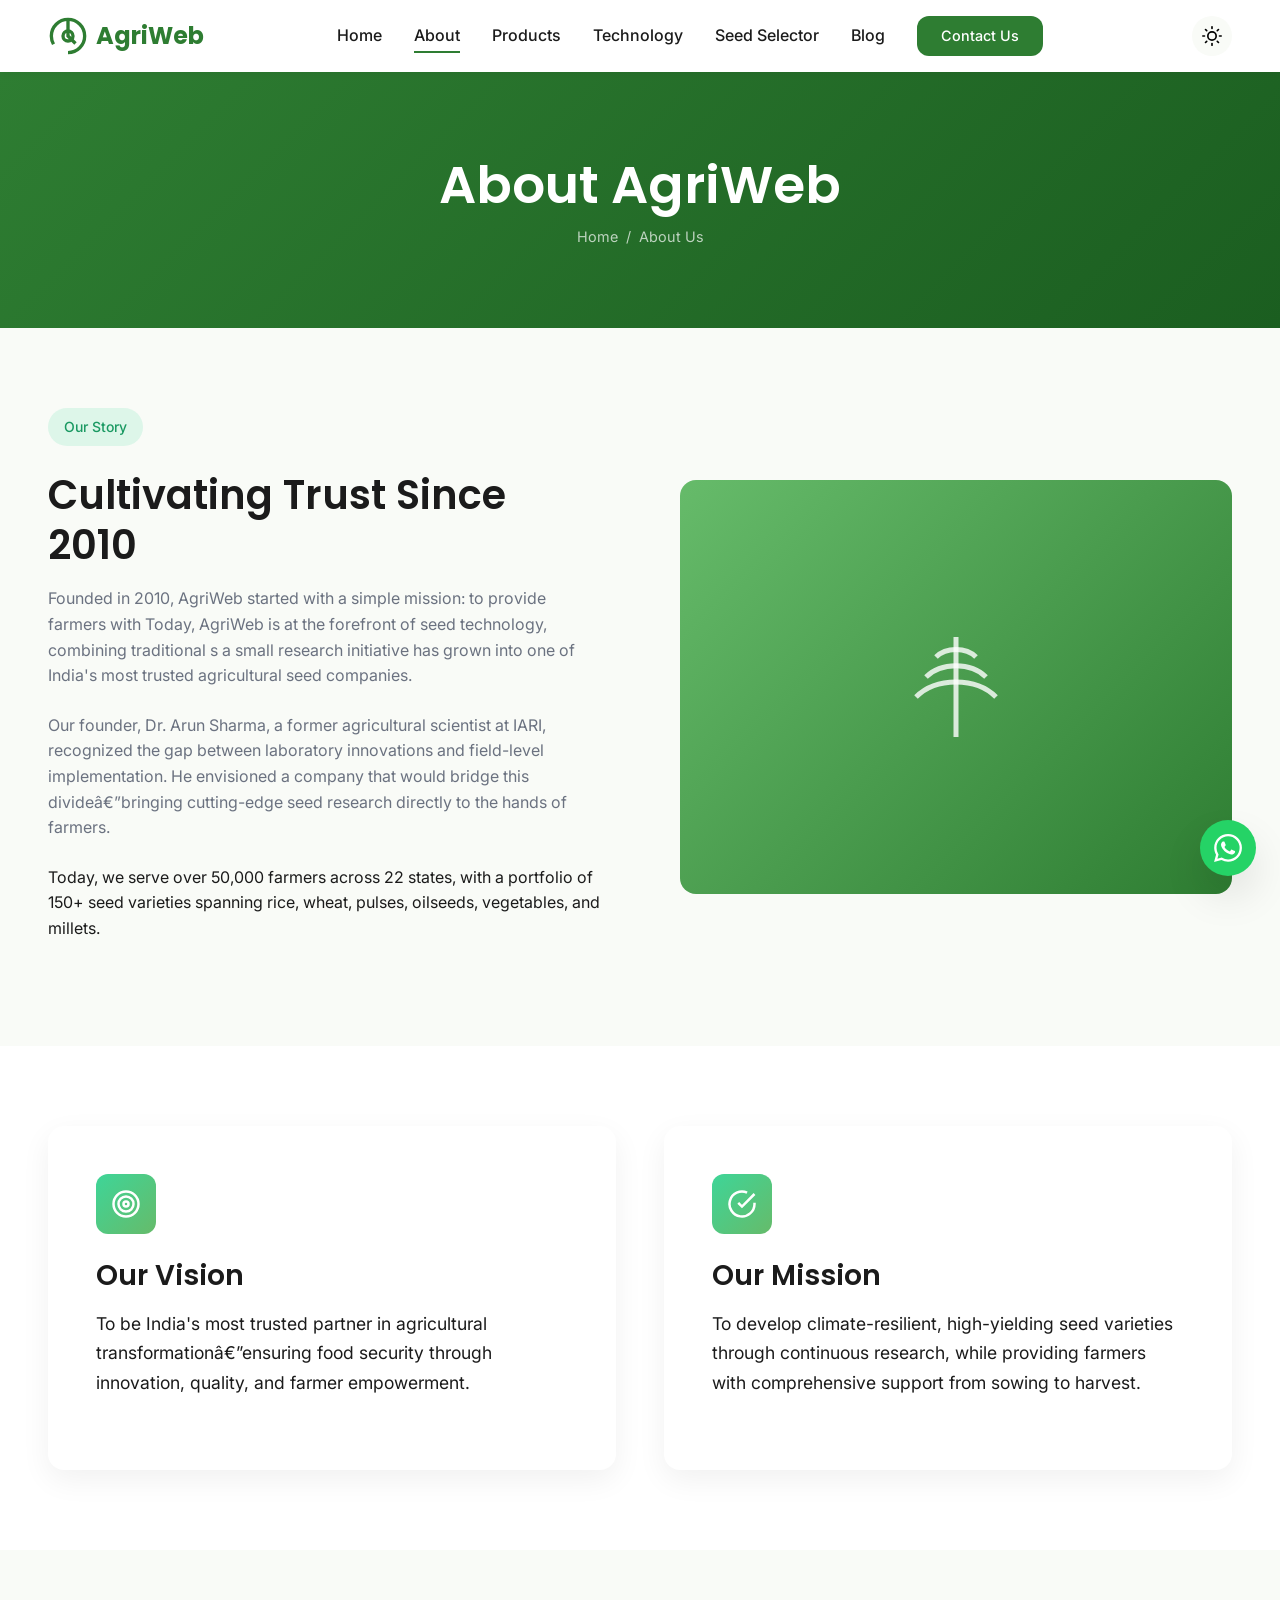
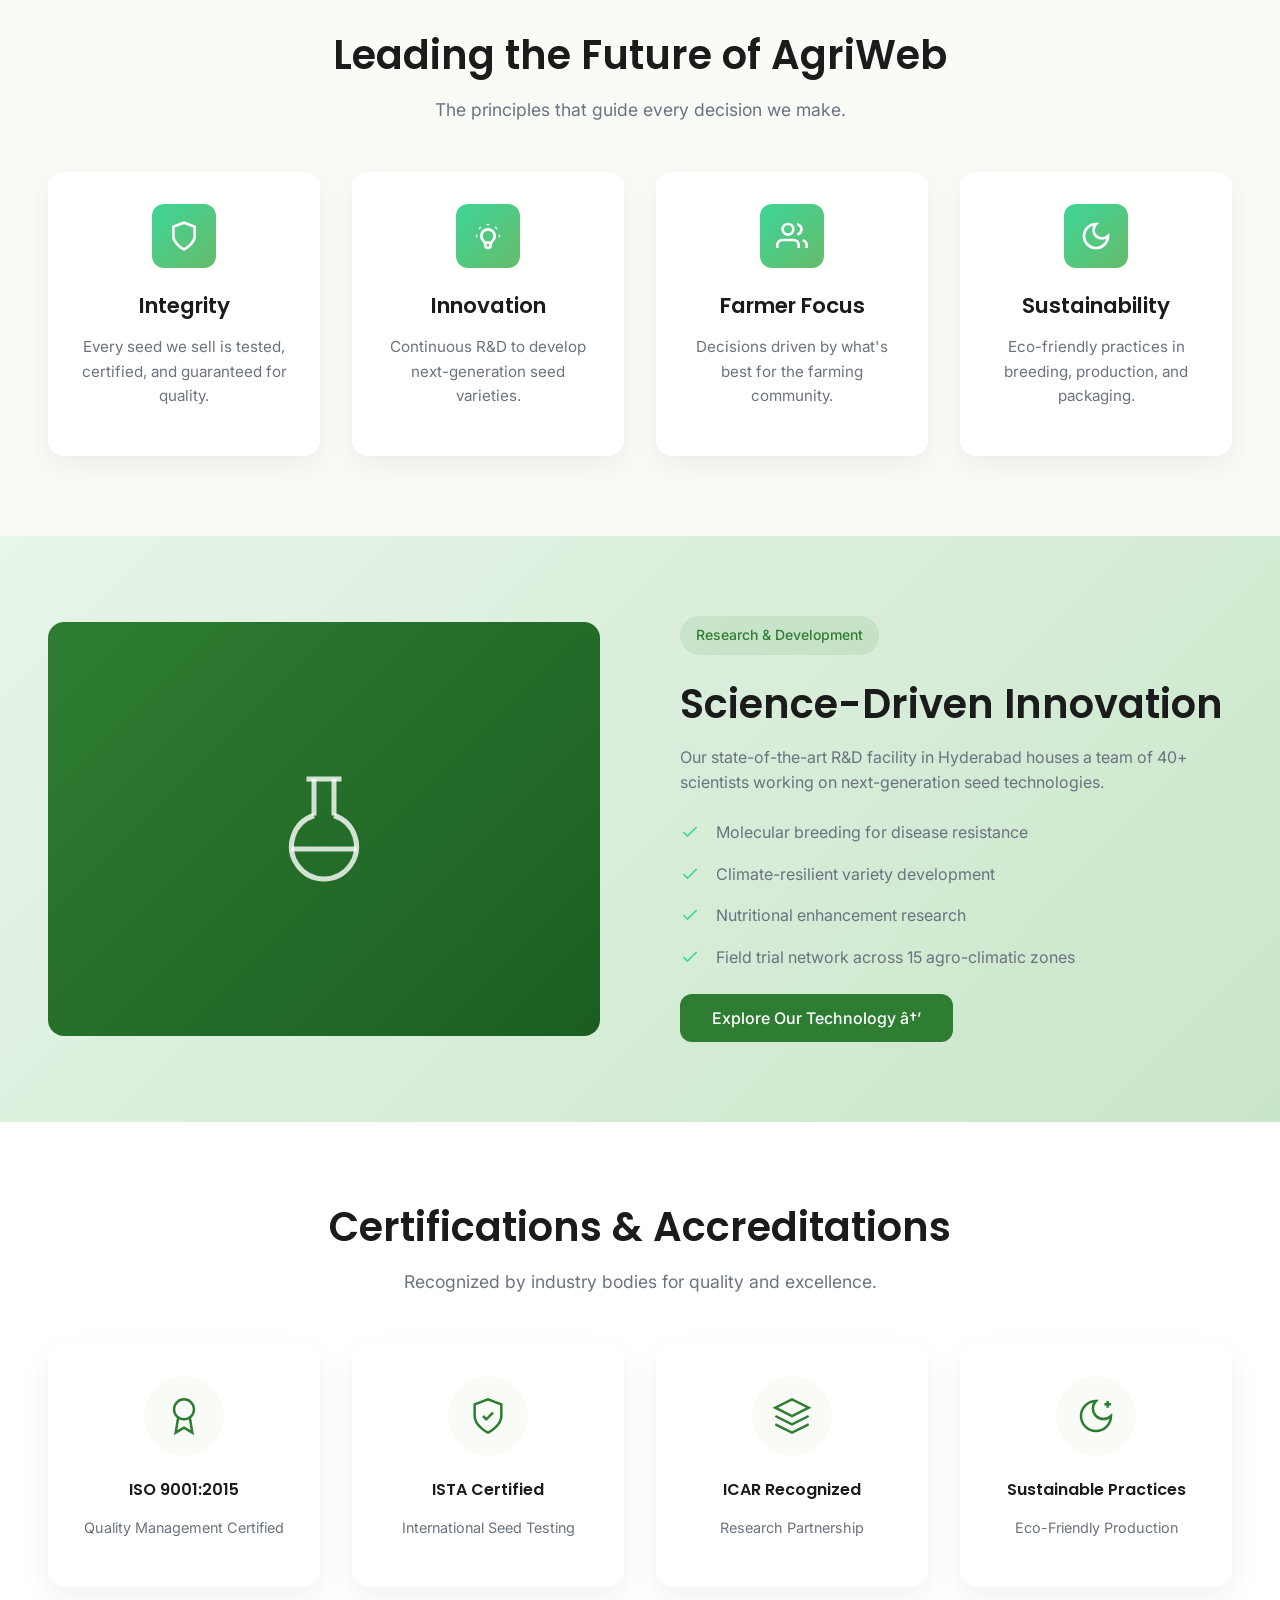
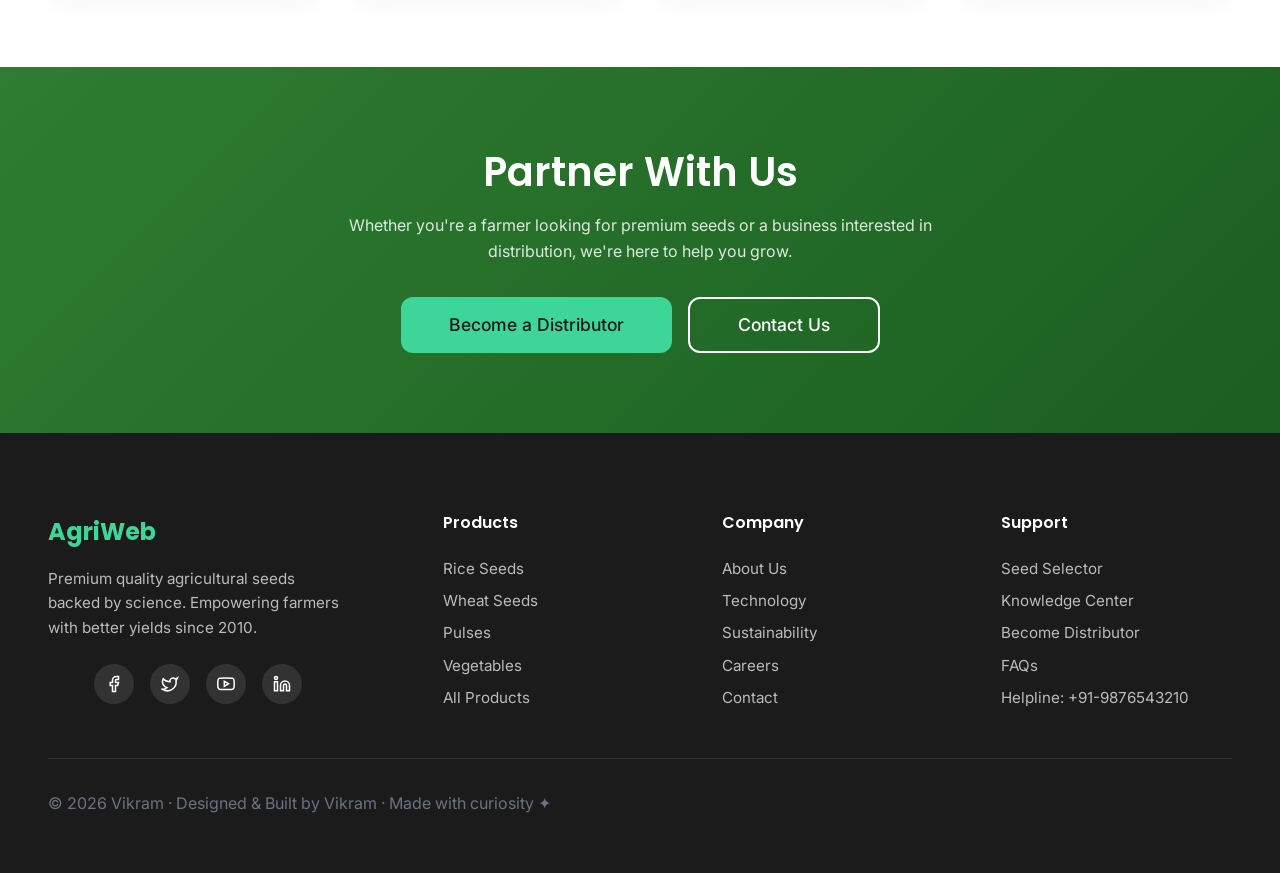
<file: about.html>
﻿<!DOCTYPE html>
<html lang="en">

<head>
    <meta charset="UTF-8">
    <meta name="viewport" content="width=device-width, initial-scale=1.0">
    <meta name="description"
        content="Learn about AgriWeb - our mission, vision, research focus, and commitment to empowering farmers with quality seeds.">
    <title>About Us | AgriWeb</title>

    <link rel="preconnect" href="https://fonts.googleapis.com">
    <link rel="preconnect" href="https://fonts.gstatic.com" crossorigin>
    <link
        href="https://fonts.googleapis.com/css2?family=Inter:wght@400;500;600&family=Poppins:wght@600;700&display=swap"
        rel="stylesheet">

    <link rel="stylesheet" href="assets/css/base.css">
    <link rel="stylesheet" href="assets/css/layout.css">
    <link rel="stylesheet" href="assets/css/components.css">
</head>

<body>
    <!-- Header -->
    <header class="header">
        <div class="container">
            <div class="header__inner">
                <a href="index.html" class="header__logo">
                    <svg xmlns="http://www.w3.org/2000/svg" width="40" height="40" viewBox="0 0 24 24" fill="none"
                        stroke="currentColor" stroke-width="2">
                        <path d="M12 2a10 10 0 0 1 0 20" />
                        <path d="M12 2C6.5 2 2 6.5 2 12c0 1.8.5 3.5 1.3 5" />
                        <path d="M12 2v10l4.5 4.5" />
                        <circle cx="12" cy="12" r="3" />
                    </svg>
                    AgriWeb
                </a>

                <!-- Desktop Navigation -->
                <nav class="nav">
                    <ul class="nav__list">
                        <li><a href="index.html" class="nav__link">Home</a></li>
                        <li><a href="about.html" class="nav__link active">About</a></li>
                        <li><a href="products.html" class="nav__link">Products</a></li>
                        <li><a href="technology.html" class="nav__link">Technology</a></li>
                        <li><a href="smart-selector.html" class="nav__link">Seed Selector</a></li>
                        <li><a href="blog.html" class="nav__link">Blog</a></li>
                        <li><a href="contact.html" class="btn btn--primary btn--sm">Contact Us</a></li>
                    </ul>
                </nav>

                <!-- Mobile Menu Toggle -->
                <button class="nav-toggle" aria-label="Toggle menu">
                    <span class="nav-toggle__bar"></span>
                    <span class="nav-toggle__bar"></span>
                    <span class="nav-toggle__bar"></span>
                </button>
            </div>
        </div>

        <!-- Mobile Menu -->
        <nav class="mobile-menu">
            <ul class="mobile-menu__list">
                <li><a href="index.html" class="mobile-menu__link">Home</a></li>
                <li><a href="about.html" class="mobile-menu__link active">About Us</a></li>
                <li><a href="products.html" class="mobile-menu__link">Products</a></li>
                <li><a href="technology.html" class="mobile-menu__link">Technology</a></li>
                <li><a href="sustainability.html" class="mobile-menu__link">Sustainability</a></li>
                <li><a href="smart-selector.html" class="mobile-menu__link">Smart Seed Selector</a></li>
                <li><a href="blog.html" class="mobile-menu__link">Blog</a></li>
                <li><a href="distributors.html" class="mobile-menu__link">Become a Distributor</a></li>
                <li><a href="careers.html" class="mobile-menu__link">Careers</a></li>
                <li><a href="contact.html" class="mobile-menu__link">Contact</a></li>
            </ul>
        </nav>
    </header>

    <main>
        <!-- Page Header -->
        <section class="page-header">
            <div class="container">
                <h1 class="page-header__title">About AgriWeb</h1>
                <div class="page-header__breadcrumb">
                    <a href="index.html">Home</a>
                    <span>/</span>
                    <span>About Us</span>
                </div>
            </div>
        </section>

        <!-- Story Section -->
        <section class="section">
            <div class="container">
                <div class="grid grid--2" style="gap:var(--space-2xl);align-items:center;">
                    <div>
                        <span class="badge badge--success" style="margin-bottom:var(--space-md);">Our Story</span>
                        <h2>Cultivating Trust Since 2010</h2>
                        <p>Founded in 2010, AgriWeb started with a simple mission: to provide farmers
                            with
                            Today, AgriWeb is at the forefront of seed technology, combining traditional
                            s a small research initiative has grown into one
                            of India's most trusted agricultural seed companies.</p>
                        <p>Our founder, Dr. Arun Sharma, a former agricultural scientist at IARI, recognized the gap
                            between laboratory innovations and field-level implementation. He envisioned a company that
                            would bridge this divideâ€”bringing cutting-edge seed research directly to the hands of
                            farmers.</p>
                        <p style="color:var(--text-dark);">Today, we serve over 50,000 farmers across 22 states, with a
                            portfolio of 150+ seed varieties spanning rice, wheat, pulses, oilseeds, vegetables, and
                            millets.</p>
                    </div>
                    <div
                        style="background:linear-gradient(135deg, var(--secondary-green) 0%, var(--primary-green) 100%);border-radius:var(--radius-lg);aspect-ratio:4/3;display:flex;align-items:center;justify-content:center;">
                        <svg xmlns="http://www.w3.org/2000/svg" width="120" height="120" viewBox="0 0 24 24" fill="none"
                            stroke="white" stroke-width="1" stroke-opacity="0.8">
                            <path d="M12 2v20" />
                            <path d="M8 6c2-2 6-2 8 0" />
                            <path d="M6 10c3-3 9-3 12 0" />
                            <path d="M4 14c4-4 12-4 16 0" />
                        </svg>
                    </div>
                </div>
            </div>
        </section>

        <!-- Vision & Mission -->
        <section class="section section--alt">
            <div class="container">
                <div class="grid grid--2" style="gap:var(--space-xl);">
                    <div class="card" style="padding:var(--space-xl);">
                        <div
                            style="width:60px;height:60px;background:linear-gradient(135deg, var(--tech-accent) 0%, var(--secondary-green) 100%);border-radius:var(--radius-md);display:flex;align-items:center;justify-content:center;margin-bottom:var(--space-md);">
                            <svg xmlns="http://www.w3.org/2000/svg" width="30" height="30" viewBox="0 0 24 24"
                                fill="none" stroke="white" stroke-width="2">
                                <circle cx="12" cy="12" r="10" />
                                <circle cx="12" cy="12" r="6" />
                                <circle cx="12" cy="12" r="2" />
                            </svg>
                        </div>
                        <h3>Our Vision</h3>
                        <p style="font-size:1.1rem;color:var(--text-dark);line-height:1.7;">To be India's most trusted
                            partner in agricultural transformationâ€”ensuring food security through innovation, quality,
                            and farmer empowerment.</p>
                    </div>
                    <div class="card" style="padding:var(--space-xl);">
                        <div
                            style="width:60px;height:60px;background:linear-gradient(135deg, var(--tech-accent) 0%, var(--secondary-green) 100%);border-radius:var(--radius-md);display:flex;align-items:center;justify-content:center;margin-bottom:var(--space-md);">
                            <svg xmlns="http://www.w3.org/2000/svg" width="30" height="30" viewBox="0 0 24 24"
                                fill="none" stroke="white" stroke-width="2">
                                <path d="M22 11.08V12a10 10 0 1 1-5.93-9.14" />
                                <polyline points="22 4 12 14.01 9 11.01" />
                            </svg>
                        </div>
                        <h3>Our Mission</h3>
                        <p style="font-size:1.1rem;color:var(--text-dark);line-height:1.7;">To develop
                            climate-resilient, high-yielding seed varieties through continuous research, while providing
                            farmers with comprehensive support from sowing to harvest.</p>
                    </div>
                </div>
            </div>
        </section>

        <!-- Core Values -->
        <section class="section">
            <div class="container">
                <div class="section__header text-center">
                    <h2>Leading the Future of AgriWeb</h2>
                    <p class="section-subtitle">The principles that guide every decision we make.</p>
                </div>
                <div class="grid grid--4">
                    <div class="card feature-card">
                        <div class="feature-card__icon">
                            <svg xmlns="http://www.w3.org/2000/svg" width="32" height="32" viewBox="0 0 24 24"
                                fill="none" stroke="currentColor" stroke-width="2">
                                <path d="M12 22s8-4 8-10V5l-8-3-8 3v7c0 6 8 10 8 10z" />
                            </svg>
                        </div>
                        <h4>Integrity</h4>
                        <p class="card__text">Every seed we sell is tested, certified, and guaranteed for quality.</p>
                    </div>
                    <div class="card feature-card">
                        <div class="feature-card__icon">
                            <svg xmlns="http://www.w3.org/2000/svg" width="32" height="32" viewBox="0 0 24 24"
                                fill="none" stroke="currentColor" stroke-width="2">
                                <path
                                    d="M9.663 17h4.673M12 3v1m6.364 1.636l-.707.707M21 12h-1M4 12H3m3.343-5.657l-.707-.707m2.828 9.9a5 5 0 1 1 7.072 0l-.548.547A3.374 3.374 0 0 0 14 18.469V19a2 2 0 1 1-4 0v-.531c0-.895-.356-1.754-.988-2.386l-.548-.547z" />
                            </svg>
                        </div>
                        <h4>Innovation</h4>
                        <p class="card__text">Continuous R&D to develop next-generation seed varieties.</p>
                    </div>
                    <div class="card feature-card">
                        <div class="feature-card__icon">
                            <svg xmlns="http://www.w3.org/2000/svg" width="32" height="32" viewBox="0 0 24 24"
                                fill="none" stroke="currentColor" stroke-width="2">
                                <path d="M17 21v-2a4 4 0 0 0-4-4H5a4 4 0 0 0-4 4v2" />
                                <circle cx="9" cy="7" r="4" />
                                <path d="M23 21v-2a4 4 0 0 0-3-3.87" />
                                <path d="M16 3.13a4 4 0 0 1 0 7.75" />
                            </svg>
                        </div>
                        <h4>Farmer Focus</h4>
                        <p class="card__text">Decisions driven by what's best for the farming community.</p>
                    </div>
                    <div class="card feature-card">
                        <div class="feature-card__icon">
                            <svg xmlns="http://www.w3.org/2000/svg" width="32" height="32" viewBox="0 0 24 24"
                                fill="none" stroke="currentColor" stroke-width="2">
                                <path d="M12 3a6 6 0 0 0 9 9 9 9 0 1 1-9-9Z" />
                            </svg>
                        </div>
                        <h4>Sustainability</h4>
                        <p class="card__text">Eco-friendly practices in breeding, production, and packaging.</p>
                    </div>
                </div>
            </div>
        </section>

        <!-- R&D Focus -->
        <section class="section" style="background:linear-gradient(135deg, #e8f5e9 0%, #c8e6c9 100%);">
            <div class="container">
                <div class="grid grid--2" style="gap:var(--space-2xl);align-items:center;">
                    <div
                        style="background:linear-gradient(135deg, var(--primary-green) 0%, #1b5e20 100%);border-radius:var(--radius-lg);aspect-ratio:4/3;display:flex;align-items:center;justify-content:center;">
                        <svg xmlns="http://www.w3.org/2000/svg" width="120" height="120" viewBox="0 0 24 24" fill="none"
                            stroke="white" stroke-width="1" stroke-opacity="0.8">
                            <path d="M10 2v7.31" />
                            <path d="M14 9.3V1.99" />
                            <path d="M8.5 2h7" />
                            <path d="M14 9.3a6.5 6.5 0 1 1-4 0" />
                            <path d="M5.52 16h12.96" />
                        </svg>
                    </div>
                    <div>
                        <span class="badge badge--info" style="margin-bottom:var(--space-md);">Research &
                            Development</span>
                        <h2>Science-Driven Innovation</h2>
                        <p>Our state-of-the-art R&D facility in Hyderabad houses a team of 40+ scientists working on
                            next-generation seed technologies.</p>
                        <ul style="margin:var(--space-md) 0;">
                            <li
                                style="display:flex;align-items:flex-start;gap:var(--space-sm);margin-bottom:var(--space-sm);color:var(--text-muted);">
                                <svg xmlns="http://www.w3.org/2000/svg" width="20" height="20" viewBox="0 0 24 24"
                                    fill="none" stroke="var(--tech-accent)" stroke-width="2"
                                    style="flex-shrink:0;margin-top:2px;">
                                    <polyline points="20 6 9 17 4 12" />
                                </svg>
                                <span>Molecular breeding for disease resistance</span>
                            </li>
                            <li
                                style="display:flex;align-items:flex-start;gap:var(--space-sm);margin-bottom:var(--space-sm);color:var(--text-muted);">
                                <svg xmlns="http://www.w3.org/2000/svg" width="20" height="20" viewBox="0 0 24 24"
                                    fill="none" stroke="var(--tech-accent)" stroke-width="2"
                                    style="flex-shrink:0;margin-top:2px;">
                                    <polyline points="20 6 9 17 4 12" />
                                </svg>
                                <span>Climate-resilient variety development</span>
                            </li>
                            <li
                                style="display:flex;align-items:flex-start;gap:var(--space-sm);margin-bottom:var(--space-sm);color:var(--text-muted);">
                                <svg xmlns="http://www.w3.org/2000/svg" width="20" height="20" viewBox="0 0 24 24"
                                    fill="none" stroke="var(--tech-accent)" stroke-width="2"
                                    style="flex-shrink:0;margin-top:2px;">
                                    <polyline points="20 6 9 17 4 12" />
                                </svg>
                                <span>Nutritional enhancement research</span>
                            </li>
                            <li
                                style="display:flex;align-items:flex-start;gap:var(--space-sm);color:var(--text-muted);">
                                <svg xmlns="http://www.w3.org/2000/svg" width="20" height="20" viewBox="0 0 24 24"
                                    fill="none" stroke="var(--tech-accent)" stroke-width="2"
                                    style="flex-shrink:0;margin-top:2px;">
                                    <polyline points="20 6 9 17 4 12" />
                                </svg>
                                <span>Field trial network across 15 agro-climatic zones</span>
                            </li>
                        </ul>
                        <a href="technology.html" class="btn btn--primary">Explore Our Technology â†’</a>
                    </div>
                </div>
            </div>
        </section>

        <!-- Certifications -->
        <section class="section section--alt">
            <div class="container">
                <div class="section__header text-center">
                    <h2>Certifications & Accreditations</h2>
                    <p class="section-subtitle">Recognized by industry bodies for quality and excellence.</p>
                </div>
                <div class="grid grid--4" style="text-align:center;">
                    <div class="card" style="padding:var(--space-lg);">
                        <div
                            style="width:80px;height:80px;margin:0 auto var(--space-md);background:var(--bg-light);border-radius:var(--radius-full);display:flex;align-items:center;justify-content:center;">
                            <svg xmlns="http://www.w3.org/2000/svg" width="40" height="40" viewBox="0 0 24 24"
                                fill="none" stroke="var(--primary-green)" stroke-width="1.5">
                                <circle cx="12" cy="8" r="6" />
                                <path d="M15.477 12.89 17 22l-5-3-5 3 1.523-9.11" />
                            </svg>
                        </div>
                        <h4 style="font-size:1rem;">ISO 9001:2015</h4>
                        <p class="card__text" style="font-size:0.9rem;">Quality Management Certified</p>
                    </div>
                    <div class="card" style="padding:var(--space-lg);">
                        <div
                            style="width:80px;height:80px;margin:0 auto var(--space-md);background:var(--bg-light);border-radius:var(--radius-full);display:flex;align-items:center;justify-content:center;">
                            <svg xmlns="http://www.w3.org/2000/svg" width="40" height="40" viewBox="0 0 24 24"
                                fill="none" stroke="var(--primary-green)" stroke-width="1.5">
                                <path d="M12 22s8-4 8-10V5l-8-3-8 3v7c0 6 8 10 8 10z" />
                                <path d="m9 12 2 2 4-4" />
                            </svg>
                        </div>
                        <h4 style="font-size:1rem;">ISTA Certified</h4>
                        <p class="card__text" style="font-size:0.9rem;">International Seed Testing</p>
                    </div>
                    <div class="card" style="padding:var(--space-lg);">
                        <div
                            style="width:80px;height:80px;margin:0 auto var(--space-md);background:var(--bg-light);border-radius:var(--radius-full);display:flex;align-items:center;justify-content:center;">
                            <svg xmlns="http://www.w3.org/2000/svg" width="40" height="40" viewBox="0 0 24 24"
                                fill="none" stroke="var(--primary-green)" stroke-width="1.5">
                                <path d="M12 2L2 7l10 5 10-5-10-5z" />
                                <path d="M2 17l10 5 10-5" />
                                <path d="M2 12l10 5 10-5" />
                            </svg>
                        </div>
                        <h4 style="font-size:1rem;">ICAR Recognized</h4>
                        <p class="card__text" style="font-size:0.9rem;">Research Partnership</p>
                    </div>
                    <div class="card" style="padding:var(--space-lg);">
                        <div
                            style="width:80px;height:80px;margin:0 auto var(--space-md);background:var(--bg-light);border-radius:var(--radius-full);display:flex;align-items:center;justify-content:center;">
                            <svg xmlns="http://www.w3.org/2000/svg" width="40" height="40" viewBox="0 0 24 24"
                                fill="none" stroke="var(--primary-green)" stroke-width="1.5">
                                <path d="M12 3a6 6 0 0 0 9 9 9 9 0 1 1-9-9Z" />
                                <path d="M19 3v4" />
                                <path d="M21 5h-4" />
                            </svg>
                        </div>
                        <h4 style="font-size:1rem;">Sustainable Practices</h4>
                        <p class="card__text" style="font-size:0.9rem;">Eco-Friendly Production</p>
                    </div>
                </div>
            </div>
        </section>

        <!-- CTA -->
        <section class="section"
            style="background:linear-gradient(135deg, var(--primary-green) 0%, #1b5e20 100%);text-align:center;">
            <div class="container">
                <h2 style="color:white;">Partner With Us</h2>
                <p style="color:rgba(255,255,255,0.85);max-width:600px;margin:0 auto var(--space-lg);">Whether you're a
                    farmer looking for premium seeds or a business interested in distribution, we're here to help you
                    grow.</p>
                <div style="display:flex;gap:var(--space-sm);justify-content:center;flex-wrap:wrap;">
                    <a href="distributors.html" class="btn btn--accent btn--lg">Become a Distributor</a>
                    <a href="contact.html" class="btn btn--secondary btn--lg"
                        style="border-color:white;color:white;">Contact Us</a>
                </div>
            </div>
        </section>
    </main>

    <!-- Footer -->
    <footer class="footer">
        <div class="container">
            <div class="footer__grid">
                <div class="footer__brand">
                    <div class="footer__logo">AgriWeb</div>
                    <p class="footer__desc">Premium quality agricultural seeds backed by science. Empowering farmers
                        with better
                        yields since 2010.</p>
                    <div class="footer__socials">
                        <a href="#" class="footer__social" aria-label="Facebook">
                            <svg xmlns="http://www.w3.org/2000/svg" width="18" height="18" viewBox="0 0 24 24"
                                fill="none" stroke="currentColor" stroke-width="2">
                                <path d="M18 2h-3a5 5 0 0 0-5 5v3H7v4h3v8h4v-8h3l1-4h-4V7a1 1 0 0 1 1-1h3z" />
                            </svg>
                        </a>
                        <a href="#" class="footer__social" aria-label="Twitter">
                            <svg xmlns="http://www.w3.org/2000/svg" width="18" height="18" viewBox="0 0 24 24"
                                fill="none" stroke="currentColor" stroke-width="2">
                                <path
                                    d="M22 4s-.7 2.1-2 3.4c1.6 10-9.4 17.3-18 11.6 2.2.1 4.4-.6 6-2C3 15.5.5 9.6 3 5c2.2 2.6 5.6 4.1 9 4-.9-4.2 4-6.6 7-3.8 1.1 0 3-1.2 3-1.2z" />
                            </svg>
                        </a>
                        <a href="#" class="footer__social" aria-label="YouTube">
                            <svg xmlns="http://www.w3.org/2000/svg" width="18" height="18" viewBox="0 0 24 24"
                                fill="none" stroke="currentColor" stroke-width="2">
                                <path
                                    d="M22.54 6.42a2.78 2.78 0 0 0-1.94-2C18.88 4 12 4 12 4s-6.88 0-8.6.46a2.78 2.78 0 0 0-1.94 2A29 29 0 0 0 1 11.75a29 29 0 0 0 .46 5.33A2.78 2.78 0 0 0 3.4 19c1.72.46 8.6.46 8.6.46s6.88 0 8.6-.46a2.78 2.78 0 0 0 1.94-2 29 29 0 0 0 .46-5.25 29 29 0 0 0-.46-5.33z" />
                                <polygon points="9.75 15.02 15.5 11.75 9.75 8.48 9.75 15.02" />
                            </svg>
                        </a>
                        <a href="#" class="footer__social" aria-label="LinkedIn">
                            <svg xmlns="http://www.w3.org/2000/svg" width="18" height="18" viewBox="0 0 24 24"
                                fill="none" stroke="currentColor" stroke-width="2">
                                <path
                                    d="M16 8a6 6 0 0 1 6 6v7h-4v-7a2 2 0 0 0-2-2 2 2 0 0 0-2 2v7h-4v-7a6 6 0 0 1 6-6z" />
                                <rect x="2" y="9" width="4" height="12" />
                                <circle cx="4" cy="4" r="2" />
                            </svg>
                        </a>
                    </div>
                </div>

                <div>
                    <h5 class="footer__heading">Products</h5>
                    <div class="footer__links">
                        <a href="products.html?category=rice" class="footer__link">Rice Seeds</a>
                        <a href="products.html?category=wheat" class="footer__link">Wheat Seeds</a>
                        <a href="products.html?category=pulses" class="footer__link">Pulses</a>
                        <a href="products.html?category=vegetables" class="footer__link">Vegetables</a>
                        <a href="products.html" class="footer__link">All Products</a>
                    </div>
                </div>

                <div>
                    <h5 class="footer__heading">Company</h5>
                    <div class="footer__links">
                        <a href="about.html" class="footer__link">About Us</a>
                        <a href="technology.html" class="footer__link">Technology</a>
                        <a href="sustainability.html" class="footer__link">Sustainability</a>
                        <a href="careers.html" class="footer__link">Careers</a>
                        <a href="contact.html" class="footer__link">Contact</a>
                    </div>
                </div>

                <div>
                    <h5 class="footer__heading">Support</h5>
                    <div class="footer__links">
                        <a href="smart-selector.html" class="footer__link">Seed Selector</a>
                        <a href="blog.html" class="footer__link">Knowledge Center</a>
                        <a href="distributors.html" class="footer__link">Become Distributor</a>
                        <a href="#" class="footer__link">FAQs</a>
                        <a href="tel:+919876543210" class="footer__link">Helpline: +91-9876543210</a>
                    </div>
                </div>
            </div>

            <div class="footer-bottom">
        <p>&copy; 2026 Vikram &middot; Designed &amp; Built by Vikram &middot; Made with curiosity ✦</p>
      </div>
    </div>
        </div>
    </footer>

    <a href="https://wa.me/919876543210" class="whatsapp-float" target="_blank" rel="noopener"
        aria-label="Chat on WhatsApp">
        <svg xmlns="http://www.w3.org/2000/svg" width="28" height="28" viewBox="0 0 24 24" fill="currentColor">
            <path
                d="M17.472 14.382c-.297-.149-1.758-.867-2.03-.967-.273-.099-.471-.148-.67.15-.197.297-.767.966-.94 1.164-.173.199-.347.223-.644.075-.297-.15-1.255-.463-2.39-1.475-.883-.788-1.48-1.761-1.653-2.059-.173-.297-.018-.458.13-.606.134-.133.298-.347.446-.52.149-.174.198-.298.298-.497.099-.198.05-.371-.025-.52-.075-.149-.669-1.612-.916-2.207-.242-.579-.487-.5-.669-.51-.173-.008-.371-.01-.57-.01-.198 0-.52.074-.792.372-.272.297-1.04 1.016-1.04 2.479 0 1.462 1.065 2.875 1.213 3.074.149.198 2.096 3.2 5.077 4.487.709.306 1.262.489 1.694.625.712.227 1.36.195 1.871.118.571-.085 1.758-.719 2.006-1.413.248-.694.248-1.289.173-1.413-.074-.124-.272-.198-.57-.347m-5.421 7.403h-.004a9.87 9.87 0 01-5.031-1.378l-.361-.214-3.741.982.998-3.648-.235-.374a9.86 9.86 0 01-1.51-5.26c.001-5.45 4.436-9.884 9.888-9.884 2.64 0 5.122 1.03 6.988 2.898a9.825 9.825 0 012.893 6.994c-.003 5.45-4.437 9.884-9.885 9.884m8.413-18.297A11.815 11.815 0 0012.05 0C5.495 0 .16 5.335.157 11.892c0 2.096.547 4.142 1.588 5.945L.057 24l6.305-1.654a11.882 11.882 0 005.683 1.448h.005c6.554 0 11.89-5.335 11.893-11.893a11.821 11.821 0 00-3.48-8.413z" />
        </svg>
    </a>

    <script src="assets/js/core/protection.js"></script>
    <script src="assets/js/core/theme-lang.js"></script>
    <script src="assets/js/core/main.js"></script>
</body>

</html>
</file>
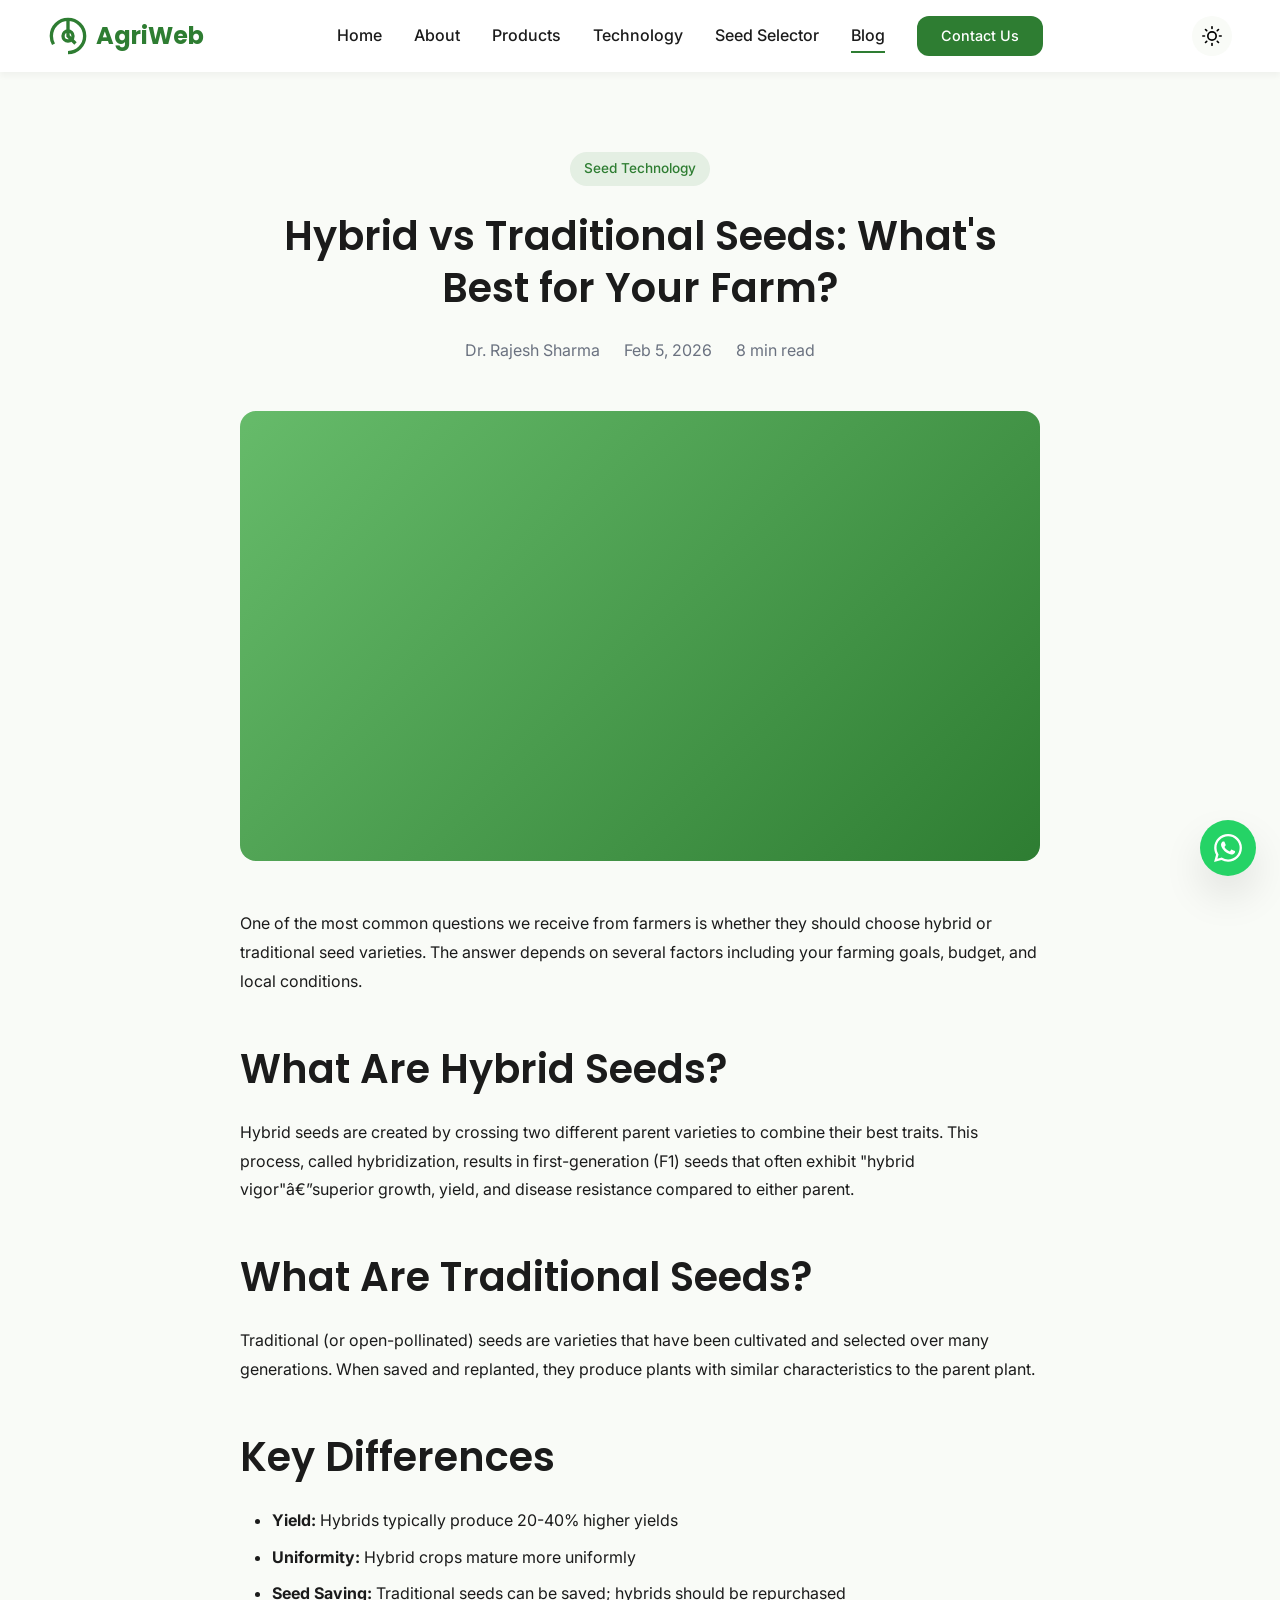
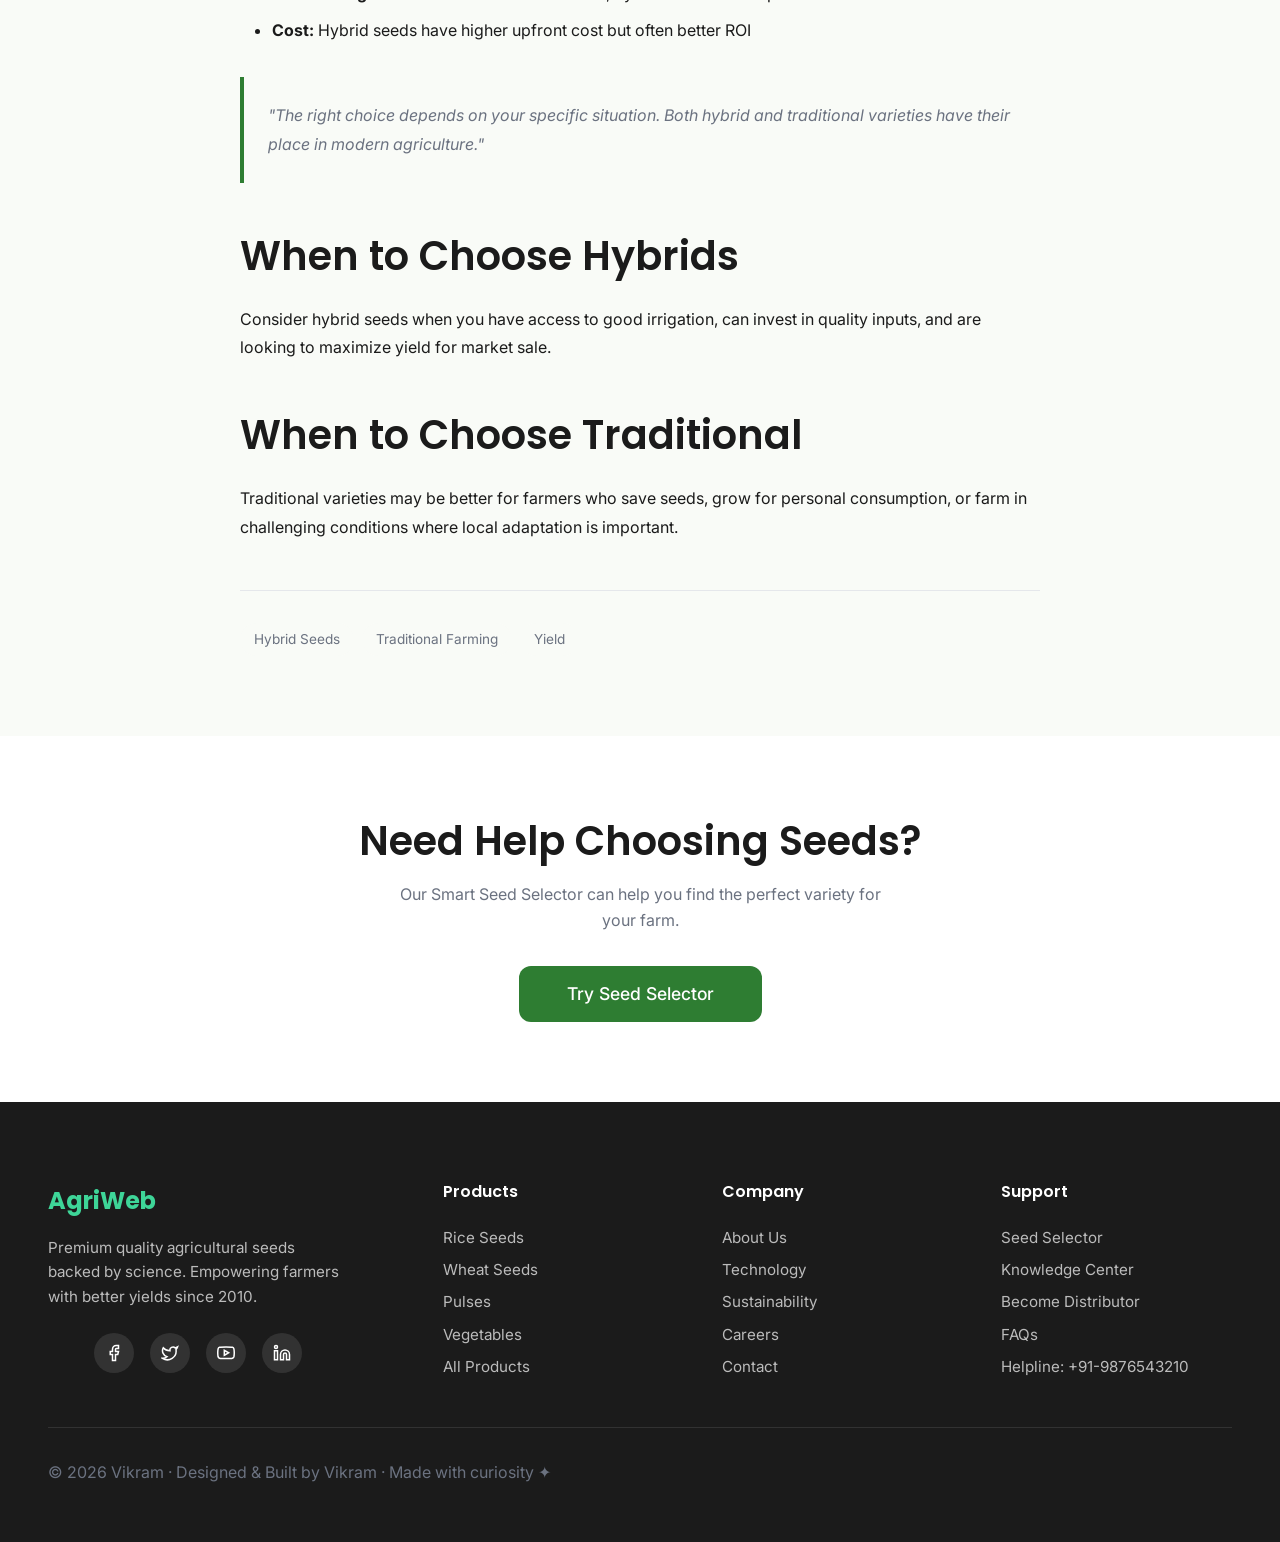
<file: blog-post.html>
﻿<!DOCTYPE html>
<html lang="en">

<head>
    <meta charset="UTF-8">
    <meta name="viewport" content="width=device-width, initial-scale=1.0">
    <meta name="description" content="Hybrid vs Traditional Seeds comparison guide for farmers.">
    <title>Blog Post | AgriWeb</title>
    <link rel="preconnect" href="https://fonts.googleapis.com">
    <link rel="preconnect" href="https://fonts.gstatic.com" crossorigin>
    <link
        href="https://fonts.googleapis.com/css2?family=Inter:wght@400;500;600&family=Poppins:wght@600;700&display=swap"
        rel="stylesheet">
    <link rel="stylesheet" href="assets/css/base.css">
    <link rel="stylesheet" href="assets/css/layout.css">
    <link rel="stylesheet" href="assets/css/components.css">
    <link rel="stylesheet" href="assets/css/pages/blog.css">
</head>

<body>
    <header class="header">
        <div class="container">
            <div class="header__inner">
                <a href="index.html" class="header__logo">
                    <svg xmlns="http://www.w3.org/2000/svg" width="40" height="40" viewBox="0 0 24 24" fill="none"
                        stroke="currentColor" stroke-width="2">
                        <path d="M12 2a10 10 0 0 1 0 20" />
                        <path d="M12 2C6.5 2 2 6.5 2 12c0 1.8.5 3.5 1.3 5" />
                        <path d="M12 2v10l4.5 4.5" />
                        <circle cx="12" cy="12" r="3" />
                    </svg>
                    AgriWeb
                </a>

                <!-- Desktop Navigation -->
                <nav class="nav">
                    <ul class="nav__list">
                        <li><a href="index.html" class="nav__link">Home</a></li>
                        <li><a href="about.html" class="nav__link">About</a></li>
                        <li><a href="products.html" class="nav__link">Products</a></li>
                        <li><a href="technology.html" class="nav__link">Technology</a></li>
                        <li><a href="smart-selector.html" class="nav__link">Seed Selector</a></li>
                        <li><a href="blog.html" class="nav__link active">Blog</a></li>
                        <li><a href="contact.html" class="btn btn--primary btn--sm">Contact Us</a></li>
                    </ul>
                </nav>

                <!-- Mobile Menu Toggle -->
                <button class="nav-toggle" aria-label="Toggle menu">
                    <span class="nav-toggle__bar"></span>
                    <span class="nav-toggle__bar"></span>
                    <span class="nav-toggle__bar"></span>
                </button>
            </div>
        </div>

        <!-- Mobile Menu -->
        <nav class="mobile-menu">
            <ul class="mobile-menu__list">
                <li><a href="index.html" class="mobile-menu__link">Home</a></li>
                <li><a href="about.html" class="mobile-menu__link">About Us</a></li>
                <li><a href="products.html" class="mobile-menu__link">Products</a></li>
                <li><a href="technology.html" class="mobile-menu__link">Technology</a></li>
                <li><a href="sustainability.html" class="mobile-menu__link">Sustainability</a></li>
                <li><a href="smart-selector.html" class="mobile-menu__link">Smart Seed Selector</a></li>
                <li><a href="blog.html" class="mobile-menu__link active">Blog</a></li>
                <li><a href="distributors.html" class="mobile-menu__link">Become a Distributor</a></li>
                <li><a href="careers.html" class="mobile-menu__link">Careers</a></li>
                <li><a href="contact.html" class="mobile-menu__link">Contact</a></li>
            </ul>
        </nav>
    </header>

    <main>
        <article class="section">
            <div class="container">
                <div class="blog-post">
                    <header class="blog-post__header">
                        <span class="blog-post__category">Seed Technology</span>
                        <h1 class="blog-post__title">Hybrid vs Traditional Seeds: What's Best for Your Farm?</h1>
                        <div class="blog-post__meta"><span>Dr. Rajesh Sharma</span><span>Feb 5, 2026</span><span>8 min
                                read</span></div>
                    </header>

                    <div
                        style="background:linear-gradient(135deg, var(--secondary-green) 0%, var(--primary-green) 100%);border-radius:var(--radius-lg);aspect-ratio:16/9;margin-bottom:var(--space-xl);">
                    </div>

                    <div class="blog-post__content">
                        <p>One of the most common questions we receive from farmers is whether they should choose hybrid
                            or traditional seed varieties. The answer depends on several factors including your farming
                            goals, budget, and local conditions.</p>

                        <h2>What Are Hybrid Seeds?</h2>
                        <p>Hybrid seeds are created by crossing two different parent varieties to combine their best
                            traits. This process, called hybridization, results in first-generation (F1) seeds that
                            often exhibit "hybrid vigor"â€”superior growth, yield, and disease resistance compared to
                            either parent.</p>

                        <h2>What Are Traditional Seeds?</h2>
                        <p>Traditional (or open-pollinated) seeds are varieties that have been cultivated and selected
                            over many generations. When saved and replanted, they produce plants with similar
                            characteristics to the parent plant.</p>

                        <h2>Key Differences</h2>
                        <ul>
                            <li><strong>Yield:</strong> Hybrids typically produce 20-40% higher yields</li>
                            <li><strong>Uniformity:</strong> Hybrid crops mature more uniformly</li>
                            <li><strong>Seed Saving:</strong> Traditional seeds can be saved; hybrids should be
                                repurchased</li>
                            <li><strong>Cost:</strong> Hybrid seeds have higher upfront cost but often better ROI</li>
                        </ul>

                        <blockquote>"The right choice depends on your specific situation. Both hybrid and traditional
                            varieties have their place in modern agriculture."</blockquote>

                        <h2>When to Choose Hybrids</h2>
                        <p>Consider hybrid seeds when you have access to good irrigation, can invest in quality inputs,
                            and are looking to maximize yield for market sale.</p>

                        <h2>When to Choose Traditional</h2>
                        <p>Traditional varieties may be better for farmers who save seeds, grow for personal
                            consumption, or farm in challenging conditions where local adaptation is important.</p>
                    </div>

                    <div class="blog-post__tags">
                        <a href="#" class="blog-tag">Hybrid Seeds</a>
                        <a href="#" class="blog-tag">Traditional Farming</a>
                        <a href="#" class="blog-tag">Yield</a>
                    </div>
                </div>
            </div>
        </article>

        <section class="section section--alt">
            <div class="container text-center">
                <h2>Need Help Choosing Seeds?</h2>
                <p style="max-width:500px;margin:0 auto var(--space-lg);">Our Smart Seed Selector can help you find the
                    perfect variety for your farm.</p>
                <a href="smart-selector.html" class="btn btn--primary btn--lg">Try Seed Selector</a>
            </div>
        </section>
    </main>

    <!-- Footer -->
    <footer class="footer">
        <div class="container">
            <div class="footer__grid">
                <div class="footer__brand">
                    <div class="footer__logo">AgriWeb</div>
                    <p class="footer__desc">Premium quality agricultural seeds backed by science. Empowering farmers
                        with better
                        yields since 2010.</p>
                    <div class="footer__socials">
                        <a href="#" class="footer__social" aria-label="Facebook">
                            <svg xmlns="http://www.w3.org/2000/svg" width="18" height="18" viewBox="0 0 24 24"
                                fill="none" stroke="currentColor" stroke-width="2">
                                <path d="M18 2h-3a5 5 0 0 0-5 5v3H7v4h3v8h4v-8h3l1-4h-4V7a1 1 0 0 1 1-1h3z" />
                            </svg>
                        </a>
                        <a href="#" class="footer__social" aria-label="Twitter">
                            <svg xmlns="http://www.w3.org/2000/svg" width="18" height="18" viewBox="0 0 24 24"
                                fill="none" stroke="currentColor" stroke-width="2">
                                <path
                                    d="M22 4s-.7 2.1-2 3.4c1.6 10-9.4 17.3-18 11.6 2.2.1 4.4-.6 6-2C3 15.5.5 9.6 3 5c2.2 2.6 5.6 4.1 9 4-.9-4.2 4-6.6 7-3.8 1.1 0 3-1.2 3-1.2z" />
                            </svg>
                        </a>
                        <a href="#" class="footer__social" aria-label="YouTube">
                            <svg xmlns="http://www.w3.org/2000/svg" width="18" height="18" viewBox="0 0 24 24"
                                fill="none" stroke="currentColor" stroke-width="2">
                                <path
                                    d="M22.54 6.42a2.78 2.78 0 0 0-1.94-2C18.88 4 12 4 12 4s-6.88 0-8.6.46a2.78 2.78 0 0 0-1.94 2A29 29 0 0 0 1 11.75a29 29 0 0 0 .46 5.33A2.78 2.78 0 0 0 3.4 19c1.72.46 8.6.46 8.6.46s6.88 0 8.6-.46a2.78 2.78 0 0 0 1.94-2 29 29 0 0 0 .46-5.25 29 29 0 0 0-.46-5.33z" />
                                <polygon points="9.75 15.02 15.5 11.75 9.75 8.48 9.75 15.02" />
                            </svg>
                        </a>
                        <a href="#" class="footer__social" aria-label="LinkedIn">
                            <svg xmlns="http://www.w3.org/2000/svg" width="18" height="18" viewBox="0 0 24 24"
                                fill="none" stroke="currentColor" stroke-width="2">
                                <path
                                    d="M16 8a6 6 0 0 1 6 6v7h-4v-7a2 2 0 0 0-2-2 2 2 0 0 0-2 2v7h-4v-7a6 6 0 0 1 6-6z" />
                                <rect x="2" y="9" width="4" height="12" />
                                <circle cx="4" cy="4" r="2" />
                            </svg>
                        </a>
                    </div>
                </div>

                <div>
                    <h5 class="footer__heading">Products</h5>
                    <div class="footer__links">
                        <a href="products.html?category=rice" class="footer__link">Rice Seeds</a>
                        <a href="products.html?category=wheat" class="footer__link">Wheat Seeds</a>
                        <a href="products.html?category=pulses" class="footer__link">Pulses</a>
                        <a href="products.html?category=vegetables" class="footer__link">Vegetables</a>
                        <a href="products.html" class="footer__link">All Products</a>
                    </div>
                </div>

                <div>
                    <h5 class="footer__heading">Company</h5>
                    <div class="footer__links">
                        <a href="about.html" class="footer__link">About Us</a>
                        <a href="technology.html" class="footer__link">Technology</a>
                        <a href="sustainability.html" class="footer__link">Sustainability</a>
                        <a href="careers.html" class="footer__link">Careers</a>
                        <a href="contact.html" class="footer__link">Contact</a>
                    </div>
                </div>

                <div>
                    <h5 class="footer__heading">Support</h5>
                    <div class="footer__links">
                        <a href="smart-selector.html" class="footer__link">Seed Selector</a>
                        <a href="blog.html" class="footer__link">Knowledge Center</a>
                        <a href="distributors.html" class="footer__link">Become Distributor</a>
                        <a href="#" class="footer__link">FAQs</a>
                        <a href="tel:+919876543210" class="footer__link">Helpline: +91-9876543210</a>
                    </div>
                </div>
            </div>

            <div class="footer-bottom">
        <p>&copy; 2026 Vikram &middot; Designed &amp; Built by Vikram &middot; Made with curiosity ✦</p>
      </div>
    </div>
        </div>
    </footer>
    <!-- WhatsApp Float Button -->
    <a href="https://wa.me/919876543210" class="whatsapp-float" target="_blank" rel="noopener"
        aria-label="Chat on WhatsApp">
        <svg xmlns="http://www.w3.org/2000/svg" width="28" height="28" viewBox="0 0 24 24" fill="currentColor">
            <path
                d="M17.472 14.382c-.297-.149-1.758-.867-2.03-.967-.273-.099-.471-.148-.67.15-.197.297-.767.966-.94 1.164-.173.199-.347.223-.644.075-.297-.15-1.255-.463-2.39-1.475-.883-.788-1.48-1.761-1.653-2.059-.173-.297-.018-.458.13-.606.134-.133.298-.347.446-.52.149-.174.198-.298.298-.497.099-.198.05-.371-.025-.52-.075-.149-.669-1.612-.916-2.207-.242-.579-.487-.5-.669-.51-.173-.008-.371-.01-.57-.01-.198 0-.52.074-.792.372-.272.297-1.04 1.016-1.04 2.479 0 1.462 1.065 2.875 1.213 3.074.149.198 2.096 3.2 5.077 4.487.709.306 1.262.489 1.694.625.712.227 1.36.195 1.871.118.571-.085 1.758-.719 2.006-1.413.248-.694.248-1.289.173-1.413-.074-.124-.272-.198-.57-.347m-5.421 7.403h-.004a9.87 9.87 0 01-5.031-1.378l-.361-.214-3.741.982.998-3.648-.235-.374a9.86 9.86 0 01-1.51-5.26c.001-5.45 4.436-9.884 9.888-9.884 2.64 0 5.122 1.03 6.988 2.898a9.825 9.825 0 012.893 6.994c-.003 5.45-4.437 9.884-9.885 9.884m8.413-18.297A11.815 11.815 0 0012.05 0C5.495 0 .16 5.335.157 11.892c0 2.096.547 4.142 1.588 5.945L.057 24l6.305-1.654a11.882 11.882 0 005.683 1.448h.005c6.554 0 11.89-5.335 11.893-11.893a11.821 11.821 0 00-3.48-8.413z" />
        </svg>
    </a>

    <script src="assets/js/core/protection.js"></script>
    <script src="assets/js/core/theme-lang.js"></script>
    <script src="assets/js/core/main.js"></script>
</body>

</html>
</file>
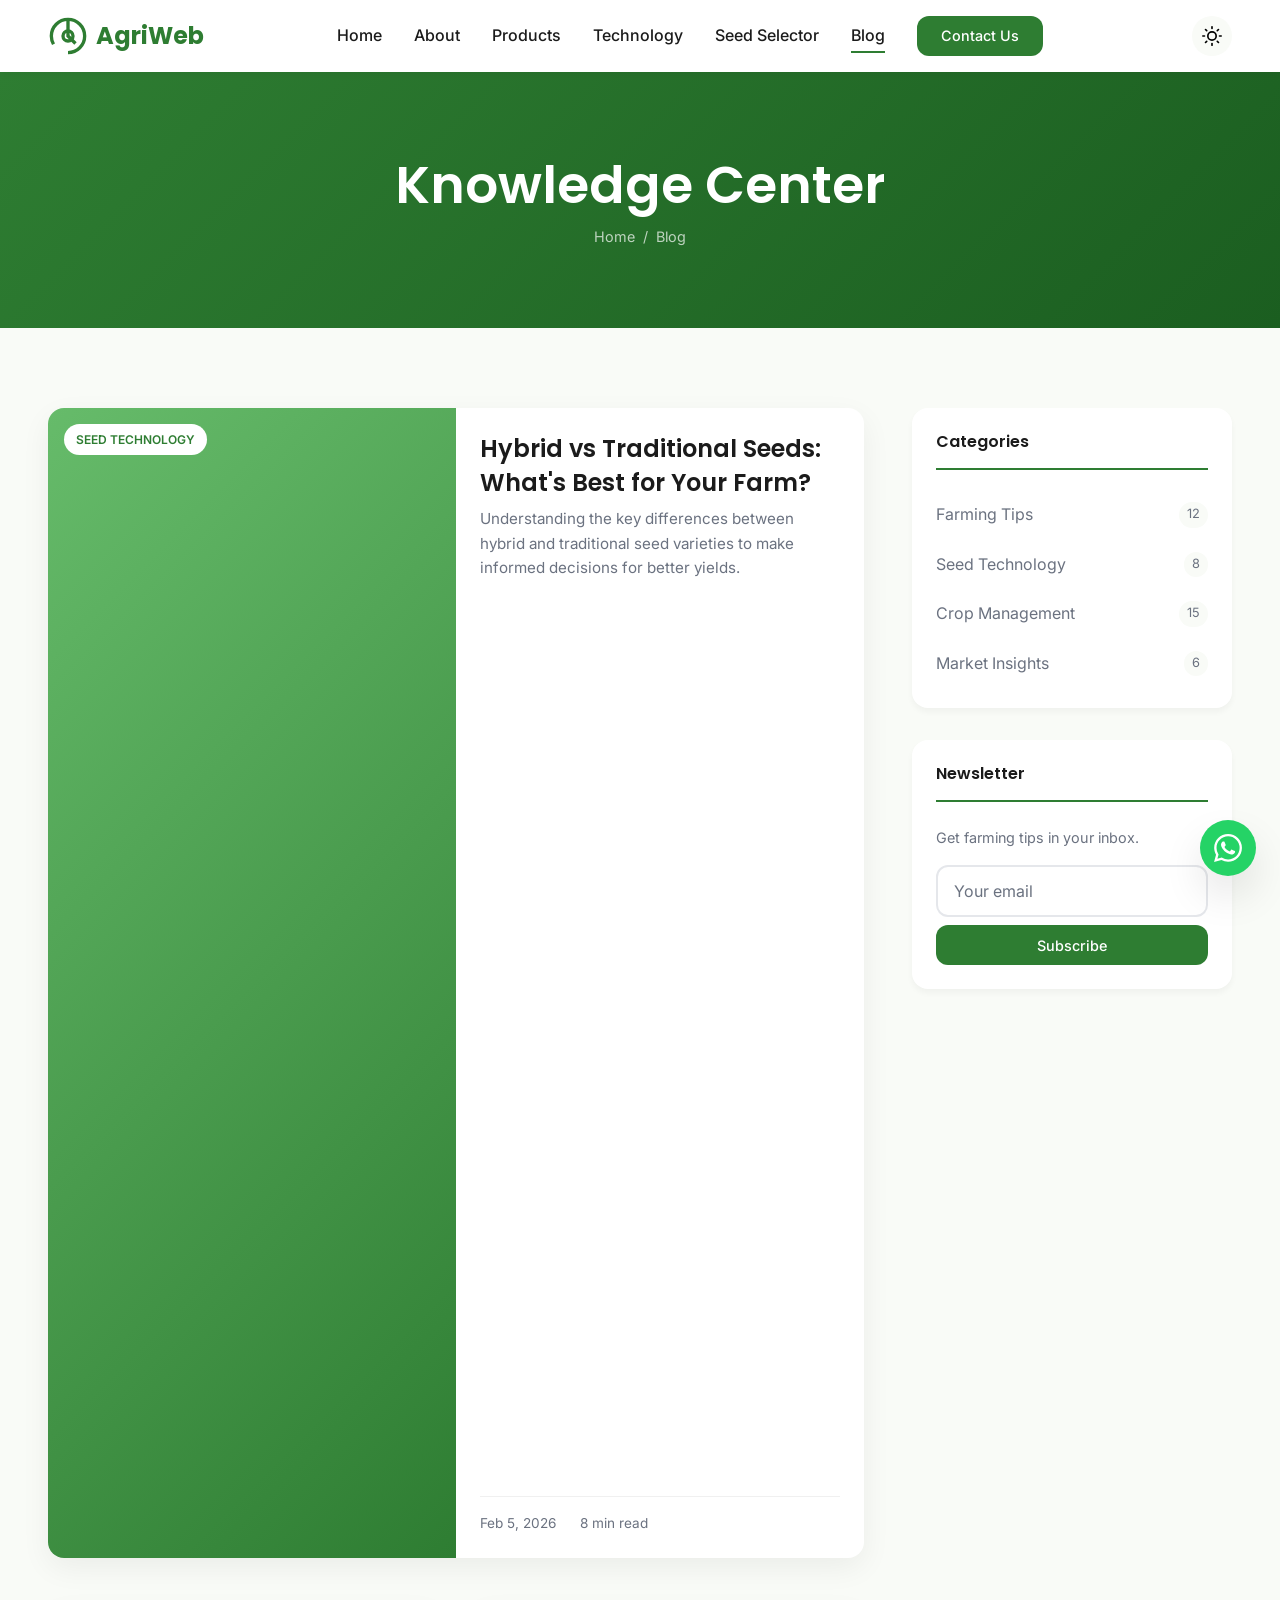
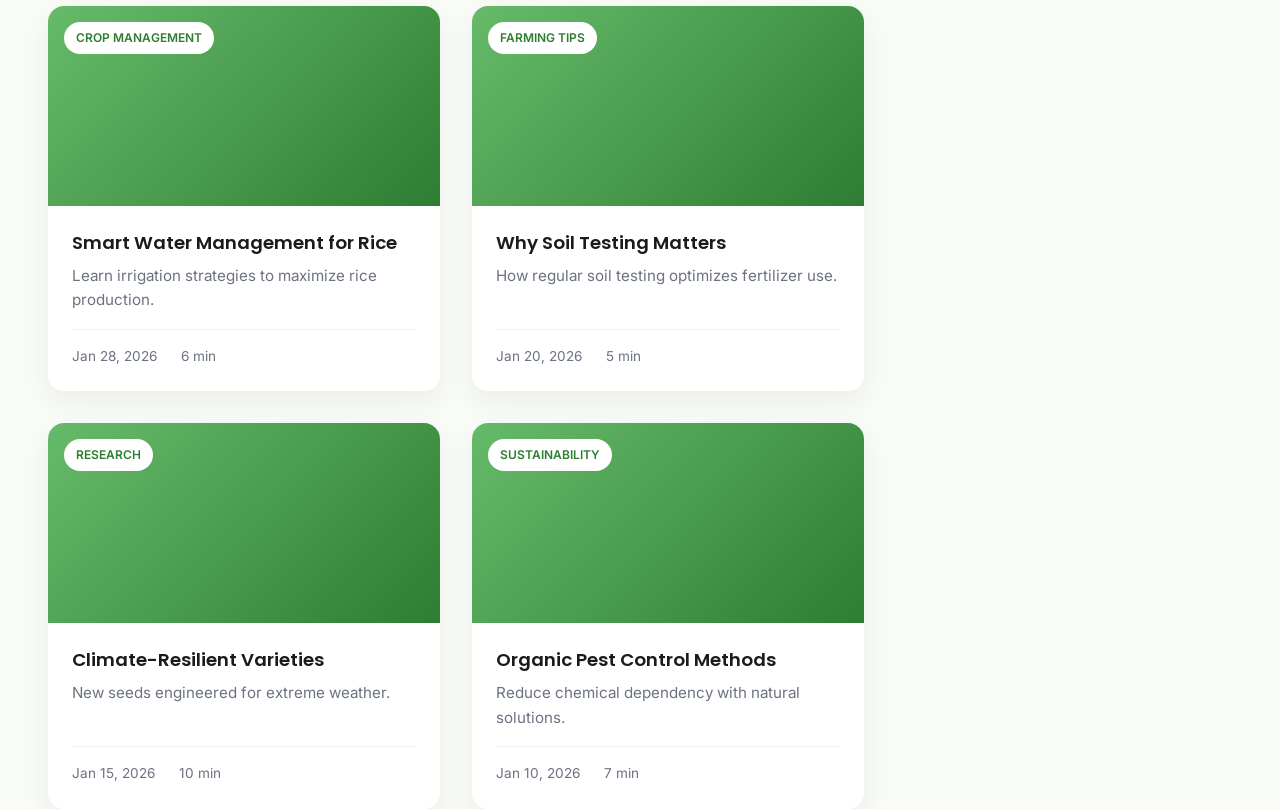
<file: blog.html>
﻿<!DOCTYPE html>
<html lang="en">

<head>
    <meta charset="UTF-8">
    <meta name="viewport" content="width=device-width, initial-scale=1.0">
    <meta name="description"
        content="Agricultural knowledge, farming tips, and crop management guides from AgriWeb.">
    <title>Blog & Knowledge Center | AgriWeb</title>
    <link rel="preconnect" href="https://fonts.googleapis.com">
    <link rel="preconnect" href="https://fonts.gstatic.com" crossorigin>
    <link
        href="https://fonts.googleapis.com/css2?family=Inter:wght@400;500;600&family=Poppins:wght@600;700&display=swap"
        rel="stylesheet">
    <link rel="stylesheet" href="assets/css/base.css">
    <link rel="stylesheet" href="assets/css/layout.css">
    <link rel="stylesheet" href="assets/css/components.css">
    <link rel="stylesheet" href="assets/css/pages/blog.css">
</head>

<body>
    <header class="header">
        <div class="container">
            <div class="header__inner">
                <a href="index.html" class="header__logo">
                    <svg xmlns="http://www.w3.org/2000/svg" width="40" height="40" viewBox="0 0 24 24" fill="none"
                        stroke="currentColor" stroke-width="2">
                        <path d="M12 2a10 10 0 0 1 0 20" />
                        <path d="M12 2C6.5 2 2 6.5 2 12c0 1.8.5 3.5 1.3 5" />
                        <path d="M12 2v10l4.5 4.5" />
                        <circle cx="12" cy="12" r="3" />
                    </svg>
                    AgriWeb
                </a>
                <nav class="nav">
                    <ul class="nav__list">
                        <li><a href="index.html" class="nav__link">Home</a></li>
                        <li><a href="about.html" class="nav__link">About</a></li>
                        <li><a href="products.html" class="nav__link">Products</a></li>
                        <li><a href="technology.html" class="nav__link">Technology</a></li>
                        <li><a href="smart-selector.html" class="nav__link">Seed Selector</a></li>
                        <li><a href="blog.html" class="nav__link active">Blog</a></li>
                        <li><a href="contact.html" class="btn btn--primary btn--sm">Contact Us</a></li>
                    </ul>
                </nav>
                <button class="nav-toggle" aria-label="Toggle menu"><span class="nav-toggle__bar"></span><span
                        class="nav-toggle__bar"></span><span class="nav-toggle__bar"></span></button>
            </div>
        </div>
        <nav class="mobile-menu">
            <ul class="mobile-menu__list">
                <li><a href="index.html" class="mobile-menu__link">Home</a></li>
                <li><a href="about.html" class="mobile-menu__link">About Us</a></li>
                <li><a href="products.html" class="mobile-menu__link">Products</a></li>
                <li><a href="technology.html" class="mobile-menu__link">Technology</a></li>
                <li><a href="sustainability.html" class="mobile-menu__link">Sustainability</a></li>
                <li><a href="smart-selector.html" class="mobile-menu__link">Smart Seed Selector</a></li>
                <li><a href="blog.html" class="mobile-menu__link active">Blog</a></li>
                <li><a href="distributors.html" class="mobile-menu__link">Become a Distributor</a></li>
                <li><a href="careers.html" class="mobile-menu__link">Careers</a></li>
                <li><a href="contact.html" class="mobile-menu__link">Contact</a></li>
            </ul>
        </nav>
    </header>

    <main>
        <section class="page-header">
            <div class="container">
                <h1 class="page-header__title">Knowledge Center</h1>
                <div class="page-header__breadcrumb"><a href="index.html">Home</a><span>/</span><span>Blog</span></div>
            </div>
        </section>

        <section class="section">
            <div class="container">
                <div class="blog-layout">
                    <div>
                        <!-- Featured Post -->
                        <article class="card blog-card blog-card--featured blog-featured">
                            <div class="blog-card__image"><span class="blog-card__category">Seed Technology</span></div>
                            <div class="card__body">
                                <a href="blog-post.html">
                                    <h2 class="blog-card__title">Hybrid vs Traditional Seeds: What's Best for Your Farm?
                                    </h2>
                                </a>
                                <p class="blog-card__excerpt">Understanding the key differences between hybrid and
                                    traditional seed varieties to make informed decisions for better yields.</p>
                                <div class="blog-card__meta"><span>Feb 5, 2026</span><span>8 min read</span></div>
                            </div>
                        </article>

                        <!-- Blog Grid -->
                        <div class="blog-grid">
                            <article class="card blog-card">
                                <div class="blog-card__image"><span class="blog-card__category">Crop Management</span>
                                </div>
                                <div class="card__body">
                                    <a href="blog-post.html">
                                        <h3 class="blog-card__title">Smart Water Management for Rice</h3>
                                    </a>
                                    <p class="blog-card__excerpt">Learn irrigation strategies to maximize rice
                                        production.</p>
                                    <div class="blog-card__meta"><span>Jan 28, 2026</span><span>6 min</span></div>
                                </div>
                            </article>

                            <article class="card blog-card">
                                <div class="blog-card__image"><span class="blog-card__category">Farming Tips</span>
                                </div>
                                <div class="card__body">
                                    <a href="blog-post.html">
                                        <h3 class="blog-card__title">Why Soil Testing Matters</h3>
                                    </a>
                                    <p class="blog-card__excerpt">How regular soil testing optimizes fertilizer use.</p>
                                    <div class="blog-card__meta"><span>Jan 20, 2026</span><span>5 min</span></div>
                                </div>
                            </article>

                            <article class="card blog-card">
                                <div class="blog-card__image"><span class="blog-card__category">Research</span></div>
                                <div class="card__body">
                                    <a href="blog-post.html">
                                        <h3 class="blog-card__title">Climate-Resilient Varieties</h3>
                                    </a>
                                    <p class="blog-card__excerpt">New seeds engineered for extreme weather.</p>
                                    <div class="blog-card__meta"><span>Jan 15, 2026</span><span>10 min</span></div>
                                </div>
                            </article>

                            <article class="card blog-card">
                                <div class="blog-card__image"><span class="blog-card__category">Sustainability</span>
                                </div>
                                <div class="card__body">
                                    <a href="blog-post.html">
                                        <h3 class="blog-card__title">Organic Pest Control Methods</h3>
                                    </a>
                                    <p class="blog-card__excerpt">Reduce chemical dependency with natural solutions.</p>
                                    <div class="blog-card__meta"><span>Jan 10, 2026</span><span>7 min</span></div>
                                </div>
                            </article>
                        </div>
                    </div>

                    <!-- Sidebar -->
                    <aside class="blog-sidebar">
                        <div class="sidebar-widget">
                            <h4 class="sidebar-widget__title">Categories</h4>
                            <div class="category-list">
                                <a href="#" class="category-list__item"><span>Farming Tips</span><span
                                        class="category-list__count">12</span></a>
                                <a href="#" class="category-list__item"><span>Seed Technology</span><span
                                        class="category-list__count">8</span></a>
                                <a href="#" class="category-list__item"><span>Crop Management</span><span
                                        class="category-list__count">15</span></a>
                                <a href="#" class="category-list__item"><span>Market Insights</span><span
                                        class="category-list__count">6</span></a>
                            </div>
                        </div>
                        <div class="sidebar-widget">
                            <h4 class="sidebar-widget__title">Newsletter</h4>
                            <p style="font-size:0.9rem;color:var(--text-muted);margin-bottom:var(--space-sm);">Get
                                farming tips in your inbox.</p>
                            <form class="newsletter-form" id="blog-newsletter">
                                <input type="email" class="form-input" placeholder="Your email"
                                    style="margin-bottom:var(--space-xs);">
                                <button type="submit" class="btn btn--primary btn--block btn--sm">Subscribe</button>
                            </form>
                        </div>
                    </aside>
                </div>
            </div>
        </section>
    </main>
    <!-- WhatsApp Float Button -->
    <a href="https://wa.me/919876543210" class="whatsapp-float" target="_blank" rel="noopener"
        aria-label="Chat on WhatsApp">
        <svg xmlns="http://www.w3.org/2000/svg" width="28" height="28" viewBox="0 0 24 24" fill="currentColor">
            <path
                d="M17.472 14.382c-.297-.149-1.758-.867-2.03-.967-.273-.099-.471-.148-.67.15-.197.297-.767.966-.94 1.164-.173.199-.347.223-.644.075-.297-.15-1.255-.463-2.39-1.475-.883-.788-1.48-1.761-1.653-2.059-.173-.297-.018-.458.13-.606.134-.133.298-.347.446-.52.149-.174.198-.298.298-.497.099-.198.05-.371-.025-.52-.075-.149-.669-1.612-.916-2.207-.242-.579-.487-.5-.669-.51-.173-.008-.371-.01-.57-.01-.198 0-.52.074-.792.372-.272.297-1.04 1.016-1.04 2.479 0 1.462 1.065 2.875 1.213 3.074.149.198 2.096 3.2 5.077 4.487.709.306 1.262.489 1.694.625.712.227 1.36.195 1.871.118.571-.085 1.758-.719 2.006-1.413.248-.694.248-1.289.173-1.413-.074-.124-.272-.198-.57-.347m-5.421 7.403h-.004a9.87 9.87 0 01-5.031-1.378l-.361-.214-3.741.982.998-3.648-.235-.374a9.86 9.86 0 01-1.51-5.26c.001-5.45 4.436-9.884 9.888-9.884 2.64 0 5.122 1.03 6.988 2.898a9.825 9.825 0 012.893 6.994c-.003 5.45-4.437 9.884-9.885 9.884m8.413-18.297A11.815 11.815 0 0012.05 0C5.495 0 .16 5.335.157 11.892c0 2.096.547 4.142 1.588 5.945L.057 24l6.305-1.654a11.882 11.882 0 005.683 1.448h.005c6.554 0 11.89-5.335 11.893-11.893a11.821 11.821 0 00-3.48-8.413z" />
        </svg>
    </a>

    <script src="assets/js/core/protection.js"></script>
    <script src="assets/js/core/theme-lang.js"></script>
    <script src="assets/js/core/main.js"></script>
    <script src="assets/js/modules/form-validation.js"></script>
</body>

</html>
</file>
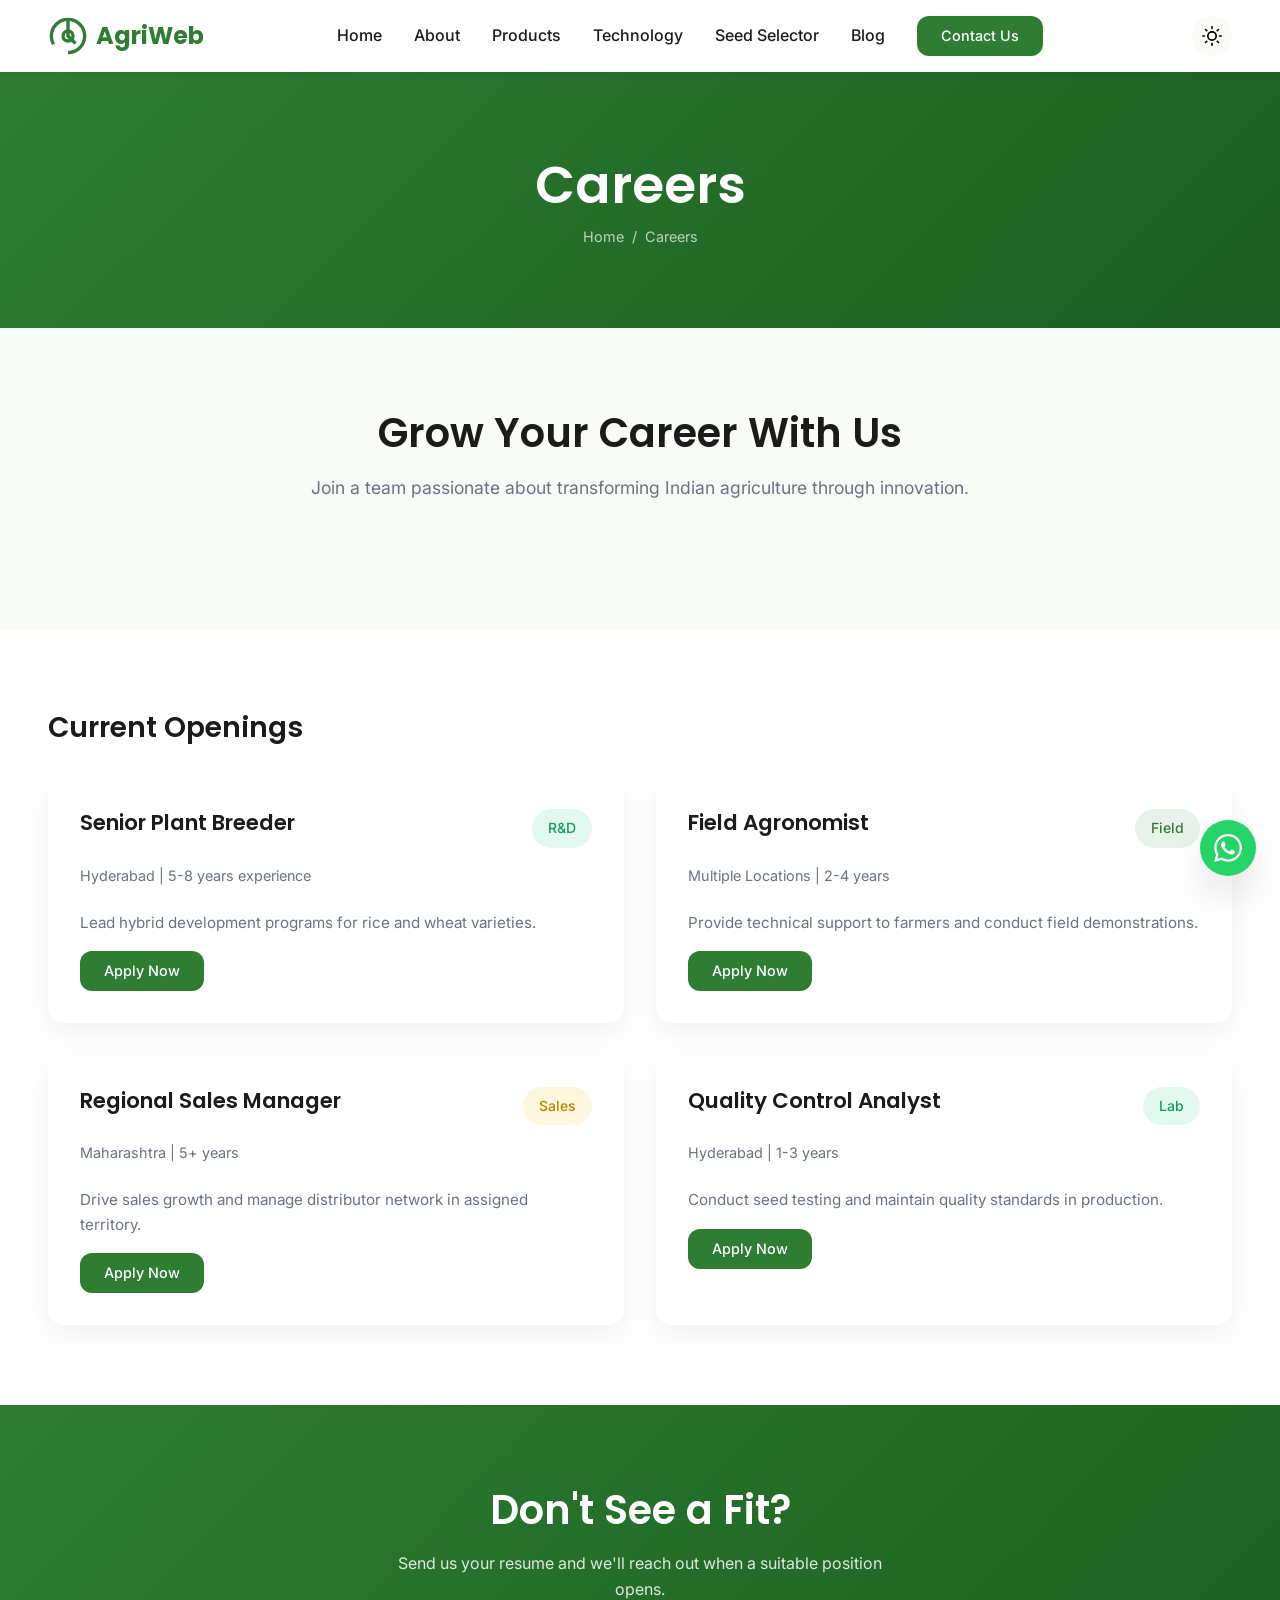
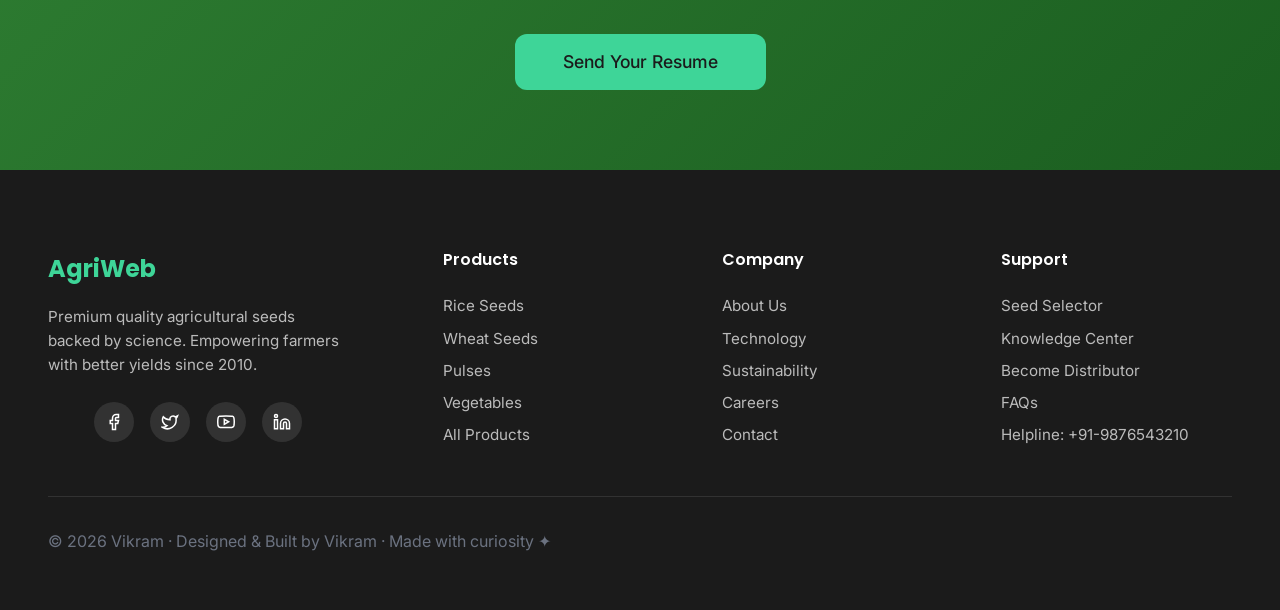
<file: careers.html>
﻿<!DOCTYPE html>
<html lang="en">

<head>
    <meta charset="UTF-8">
    <meta name="viewport" content="width=device-width, initial-scale=1.0">
    <meta name="description"
        content="Join AgriWeb - career opportunities in agricultural research and sales.">
    <title>Careers | AgriWeb</title>
    <link rel="preconnect" href="https://fonts.googleapis.com">
    <link rel="preconnect" href="https://fonts.gstatic.com" crossorigin>
    <link
        href="https://fonts.googleapis.com/css2?family=Inter:wght@400;500;600&family=Poppins:wght@600;700&display=swap"
        rel="stylesheet">
    <link rel="stylesheet" href="assets/css/base.css">
    <link rel="stylesheet" href="assets/css/layout.css">
    <link rel="stylesheet" href="assets/css/components.css">
</head>

<body>
    <header class="header">
        <div class="container">
            <div class="header__inner">
                <a href="index.html" class="header__logo">
                    <svg xmlns="http://www.w3.org/2000/svg" width="40" height="40" viewBox="0 0 24 24" fill="none"
                        stroke="currentColor" stroke-width="2">
                        <path d="M12 2a10 10 0 0 1 0 20" />
                        <path d="M12 2C6.5 2 2 6.5 2 12c0 1.8.5 3.5 1.3 5" />
                        <path d="M12 2v10l4.5 4.5" />
                        <circle cx="12" cy="12" r="3" />
                    </svg>
                    AgriWeb
                </a>

                <!-- Desktop Navigation -->
                <nav class="nav">
                    <ul class="nav__list">
                        <li><a href="index.html" class="nav__link">Home</a></li>
                        <li><a href="about.html" class="nav__link">About</a></li>
                        <li><a href="products.html" class="nav__link">Products</a></li>
                        <li><a href="technology.html" class="nav__link">Technology</a></li>
                        <li><a href="smart-selector.html" class="nav__link">Seed Selector</a></li>
                        <li><a href="blog.html" class="nav__link">Blog</a></li>
                        <li><a href="contact.html" class="btn btn--primary btn--sm">Contact Us</a></li>
                    </ul>
                </nav>

                <!-- Mobile Menu Toggle -->
                <button class="nav-toggle" aria-label="Toggle menu">
                    <span class="nav-toggle__bar"></span>
                    <span class="nav-toggle__bar"></span>
                    <span class="nav-toggle__bar"></span>
                </button>
            </div>
        </div>

        <!-- Mobile Menu -->
        <nav class="mobile-menu">
            <ul class="mobile-menu__list">
                <li><a href="index.html" class="mobile-menu__link">Home</a></li>
                <li><a href="about.html" class="mobile-menu__link">About Us</a></li>
                <li><a href="products.html" class="mobile-menu__link">Products</a></li>
                <li><a href="technology.html" class="mobile-menu__link">Technology</a></li>
                <li><a href="sustainability.html" class="mobile-menu__link">Sustainability</a></li>
                <li><a href="smart-selector.html" class="mobile-menu__link">Smart Seed Selector</a></li>
                <li><a href="blog.html" class="mobile-menu__link">Blog</a></li>
                <li><a href="distributors.html" class="mobile-menu__link">Become a Distributor</a></li>
                <li><a href="careers.html" class="mobile-menu__link active">Careers</a></li>
                <li><a href="contact.html" class="mobile-menu__link">Contact</a></li>
            </ul>
        </nav>
    </header>

    <main>
        <section class="page-header">
            <div class="container">
                <h1 class="page-header__title">Careers</h1>
                <div class="page-header__breadcrumb"><a href="index.html">Home</a><span>/</span><span>Careers</span>
                </div>
            </div>
        </section>

        <section class="section">
            <div class="container text-center">
                <h2>Grow Your Career With Us</h2>
                <p class="section-subtitle">Join a team passionate about transforming Indian agriculture through
                    innovation.</p>
            </div>
        </section>

        <section class="section section--alt">
            <div class="container">
                <h3 style="margin-bottom:var(--space-lg);">Current Openings</h3>
                <div class="grid grid--2" style="gap:var(--space-lg);">
                    <div class="card" style="padding:var(--space-lg);">
                        <div
                            style="display:flex;justify-content:space-between;align-items:start;margin-bottom:var(--space-sm);">
                            <h4 style="margin:0;">Senior Plant Breeder</h4>
                            <span class="badge badge--success">R&D</span>
                        </div>
                        <p style="color:var(--text-muted);font-size:0.9rem;margin-bottom:var(--space-md);">Hyderabad |
                            5-8 years experience</p>
                        <p class="card__text">Lead hybrid development programs for rice and wheat varieties.</p>
                        <a href="mailto:contact@agriweb.local?subject=Application: Senior Plant Breeder"
                            class="btn btn--primary btn--sm">Apply Now</a>
                    </div>

                    <div class="card" style="padding:var(--space-lg);">
                        <div
                            style="display:flex;justify-content:space-between;align-items:start;margin-bottom:var(--space-sm);">
                            <h4 style="margin:0;">Field Agronomist</h4>
                            <span class="badge badge--info">Field</span>
                        </div>
                        <p style="color:var(--text-muted);font-size:0.9rem;margin-bottom:var(--space-md);">Multiple
                            Locations | 2-4 years</p>
                        <p class="card__text">Provide technical support to farmers and conduct field demonstrations.</p>
                        <a href="mailto:contact@agriweb.local?subject=Application: Field Agronomist"
                            class="btn btn--primary btn--sm">Apply Now</a>
                    </div>

                    <div class="card" style="padding:var(--space-lg);">
                        <div
                            style="display:flex;justify-content:space-between;align-items:start;margin-bottom:var(--space-sm);">
                            <h4 style="margin:0;">Regional Sales Manager</h4>
                            <span class="badge badge--warning">Sales</span>
                        </div>
                        <p style="color:var(--text-muted);font-size:0.9rem;margin-bottom:var(--space-md);">Maharashtra |
                            5+ years</p>
                        <p class="card__text">Drive sales growth and manage distributor network in assigned territory.
                        </p>
                        <a href="mailto:contact@agriweb.local?subject=Application: Regional Sales Manager"
                            class="btn btn--primary btn--sm">Apply Now</a>
                    </div>

                    <div class="card" style="padding:var(--space-lg);">
                        <div
                            style="display:flex;justify-content:space-between;align-items:start;margin-bottom:var(--space-sm);">
                            <h4 style="margin:0;">Quality Control Analyst</h4>
                            <span class="badge badge--success">Lab</span>
                        </div>
                        <p style="color:var(--text-muted);font-size:0.9rem;margin-bottom:var(--space-md);">Hyderabad |
                            1-3 years</p>
                        <p class="card__text">Conduct seed testing and maintain quality standards in production.</p>
                        <a href="mailto:contact@agriweb.local?subject=Application: Quality Control Analyst"
                            class="btn btn--primary btn--sm">Apply Now</a>
                    </div>
                </div>
            </div>
        </section>

        <section class="section"
            style="background:linear-gradient(135deg,var(--primary-green) 0%,#1b5e20 100%);text-align:center;">
            <div class="container">
                <h2 style="color:white;">Don't See a Fit?</h2>
                <p style="color:rgba(255,255,255,0.85);max-width:500px;margin:0 auto var(--space-lg);">Send us your
                    resume and we'll reach out when a suitable position opens.</p>
                <a href="mailto:contact@agriweb.local" class="btn btn--accent btn--lg">Send Your Resume</a>
            </div>
        </section>
    </main>

    <!-- Footer -->
    <footer class="footer">
        <div class="container">
            <div class="footer__grid">
                <div class="footer__brand">
                    <div class="footer__logo">AgriWeb</div>
                    <p class="footer__desc">Premium quality agricultural seeds backed by science. Empowering farmers
                        with better
                        yields since 2010.</p>
                    <div class="footer__socials">
                        <a href="#" class="footer__social" aria-label="Facebook">
                            <svg xmlns="http://www.w3.org/2000/svg" width="18" height="18" viewBox="0 0 24 24"
                                fill="none" stroke="currentColor" stroke-width="2">
                                <path d="M18 2h-3a5 5 0 0 0-5 5v3H7v4h3v8h4v-8h3l1-4h-4V7a1 1 0 0 1 1-1h3z" />
                            </svg>
                        </a>
                        <a href="#" class="footer__social" aria-label="Twitter">
                            <svg xmlns="http://www.w3.org/2000/svg" width="18" height="18" viewBox="0 0 24 24"
                                fill="none" stroke="currentColor" stroke-width="2">
                                <path
                                    d="M22 4s-.7 2.1-2 3.4c1.6 10-9.4 17.3-18 11.6 2.2.1 4.4-.6 6-2C3 15.5.5 9.6 3 5c2.2 2.6 5.6 4.1 9 4-.9-4.2 4-6.6 7-3.8 1.1 0 3-1.2 3-1.2z" />
                            </svg>
                        </a>
                        <a href="#" class="footer__social" aria-label="YouTube">
                            <svg xmlns="http://www.w3.org/2000/svg" width="18" height="18" viewBox="0 0 24 24"
                                fill="none" stroke="currentColor" stroke-width="2">
                                <path
                                    d="M22.54 6.42a2.78 2.78 0 0 0-1.94-2C18.88 4 12 4 12 4s-6.88 0-8.6.46a2.78 2.78 0 0 0-1.94 2A29 29 0 0 0 1 11.75a29 29 0 0 0 .46 5.33A2.78 2.78 0 0 0 3.4 19c1.72.46 8.6.46 8.6.46s6.88 0 8.6-.46a2.78 2.78 0 0 0 1.94-2 29 29 0 0 0 .46-5.25 29 29 0 0 0-.46-5.33z" />
                                <polygon points="9.75 15.02 15.5 11.75 9.75 8.48 9.75 15.02" />
                            </svg>
                        </a>
                        <a href="#" class="footer__social" aria-label="LinkedIn">
                            <svg xmlns="http://www.w3.org/2000/svg" width="18" height="18" viewBox="0 0 24 24"
                                fill="none" stroke="currentColor" stroke-width="2">
                                <path
                                    d="M16 8a6 6 0 0 1 6 6v7h-4v-7a2 2 0 0 0-2-2 2 2 0 0 0-2 2v7h-4v-7a6 6 0 0 1 6-6z" />
                                <rect x="2" y="9" width="4" height="12" />
                                <circle cx="4" cy="4" r="2" />
                            </svg>
                        </a>
                    </div>
                </div>

                <div>
                    <h5 class="footer__heading">Products</h5>
                    <div class="footer__links">
                        <a href="products.html?category=rice" class="footer__link">Rice Seeds</a>
                        <a href="products.html?category=wheat" class="footer__link">Wheat Seeds</a>
                        <a href="products.html?category=pulses" class="footer__link">Pulses</a>
                        <a href="products.html?category=vegetables" class="footer__link">Vegetables</a>
                        <a href="products.html" class="footer__link">All Products</a>
                    </div>
                </div>

                <div>
                    <h5 class="footer__heading">Company</h5>
                    <div class="footer__links">
                        <a href="about.html" class="footer__link">About Us</a>
                        <a href="technology.html" class="footer__link">Technology</a>
                        <a href="sustainability.html" class="footer__link">Sustainability</a>
                        <a href="careers.html" class="footer__link">Careers</a>
                        <a href="contact.html" class="footer__link">Contact</a>
                    </div>
                </div>

                <div>
                    <h5 class="footer__heading">Support</h5>
                    <div class="footer__links">
                        <a href="smart-selector.html" class="footer__link">Seed Selector</a>
                        <a href="blog.html" class="footer__link">Knowledge Center</a>
                        <a href="distributors.html" class="footer__link">Become Distributor</a>
                        <a href="#" class="footer__link">FAQs</a>
                        <a href="tel:+919876543210" class="footer__link">Helpline: +91-9876543210</a>
                    </div>
                </div>
            </div>

            <div class="footer-bottom">
        <p>&copy; 2026 Vikram &middot; Designed &amp; Built by Vikram &middot; Made with curiosity ✦</p>
      </div>
    </div>
        </div>
    </footer>
    <!-- WhatsApp Float Button -->
    <a href="https://wa.me/919876543210" class="whatsapp-float" target="_blank" rel="noopener"
        aria-label="Chat on WhatsApp">
        <svg xmlns="http://www.w3.org/2000/svg" width="28" height="28" viewBox="0 0 24 24" fill="currentColor">
            <path
                d="M17.472 14.382c-.297-.149-1.758-.867-2.03-.967-.273-.099-.471-.148-.67.15-.197.297-.767.966-.94 1.164-.173.199-.347.223-.644.075-.297-.15-1.255-.463-2.39-1.475-.883-.788-1.48-1.761-1.653-2.059-.173-.297-.018-.458.13-.606.134-.133.298-.347.446-.52.149-.174.198-.298.298-.497.099-.198.05-.371-.025-.52-.075-.149-.669-1.612-.916-2.207-.242-.579-.487-.5-.669-.51-.173-.008-.371-.01-.57-.01-.198 0-.52.074-.792.372-.272.297-1.04 1.016-1.04 2.479 0 1.462 1.065 2.875 1.213 3.074.149.198 2.096 3.2 5.077 4.487.709.306 1.262.489 1.694.625.712.227 1.36.195 1.871.118.571-.085 1.758-.719 2.006-1.413.248-.694.248-1.289.173-1.413-.074-.124-.272-.198-.57-.347m-5.421 7.403h-.004a9.87 9.87 0 01-5.031-1.378l-.361-.214-3.741.982.998-3.648-.235-.374a9.86 9.86 0 01-1.51-5.26c.001-5.45 4.436-9.884 9.888-9.884 2.64 0 5.122 1.03 6.988 2.898a9.825 9.825 0 012.893 6.994c-.003 5.45-4.437 9.884-9.885 9.884m8.413-18.297A11.815 11.815 0 0012.05 0C5.495 0 .16 5.335.157 11.892c0 2.096.547 4.142 1.588 5.945L.057 24l6.305-1.654a11.882 11.882 0 005.683 1.448h.005c6.554 0 11.89-5.335 11.893-11.893a11.821 11.821 0 00-3.48-8.413z" />
        </svg>
    </a>

    <script src="assets/js/core/protection.js"></script>
    <script src="assets/js/core/theme-lang.js"></script>
    <script src="assets/js/core/main.js"></script>
</body>

</html>
</file>
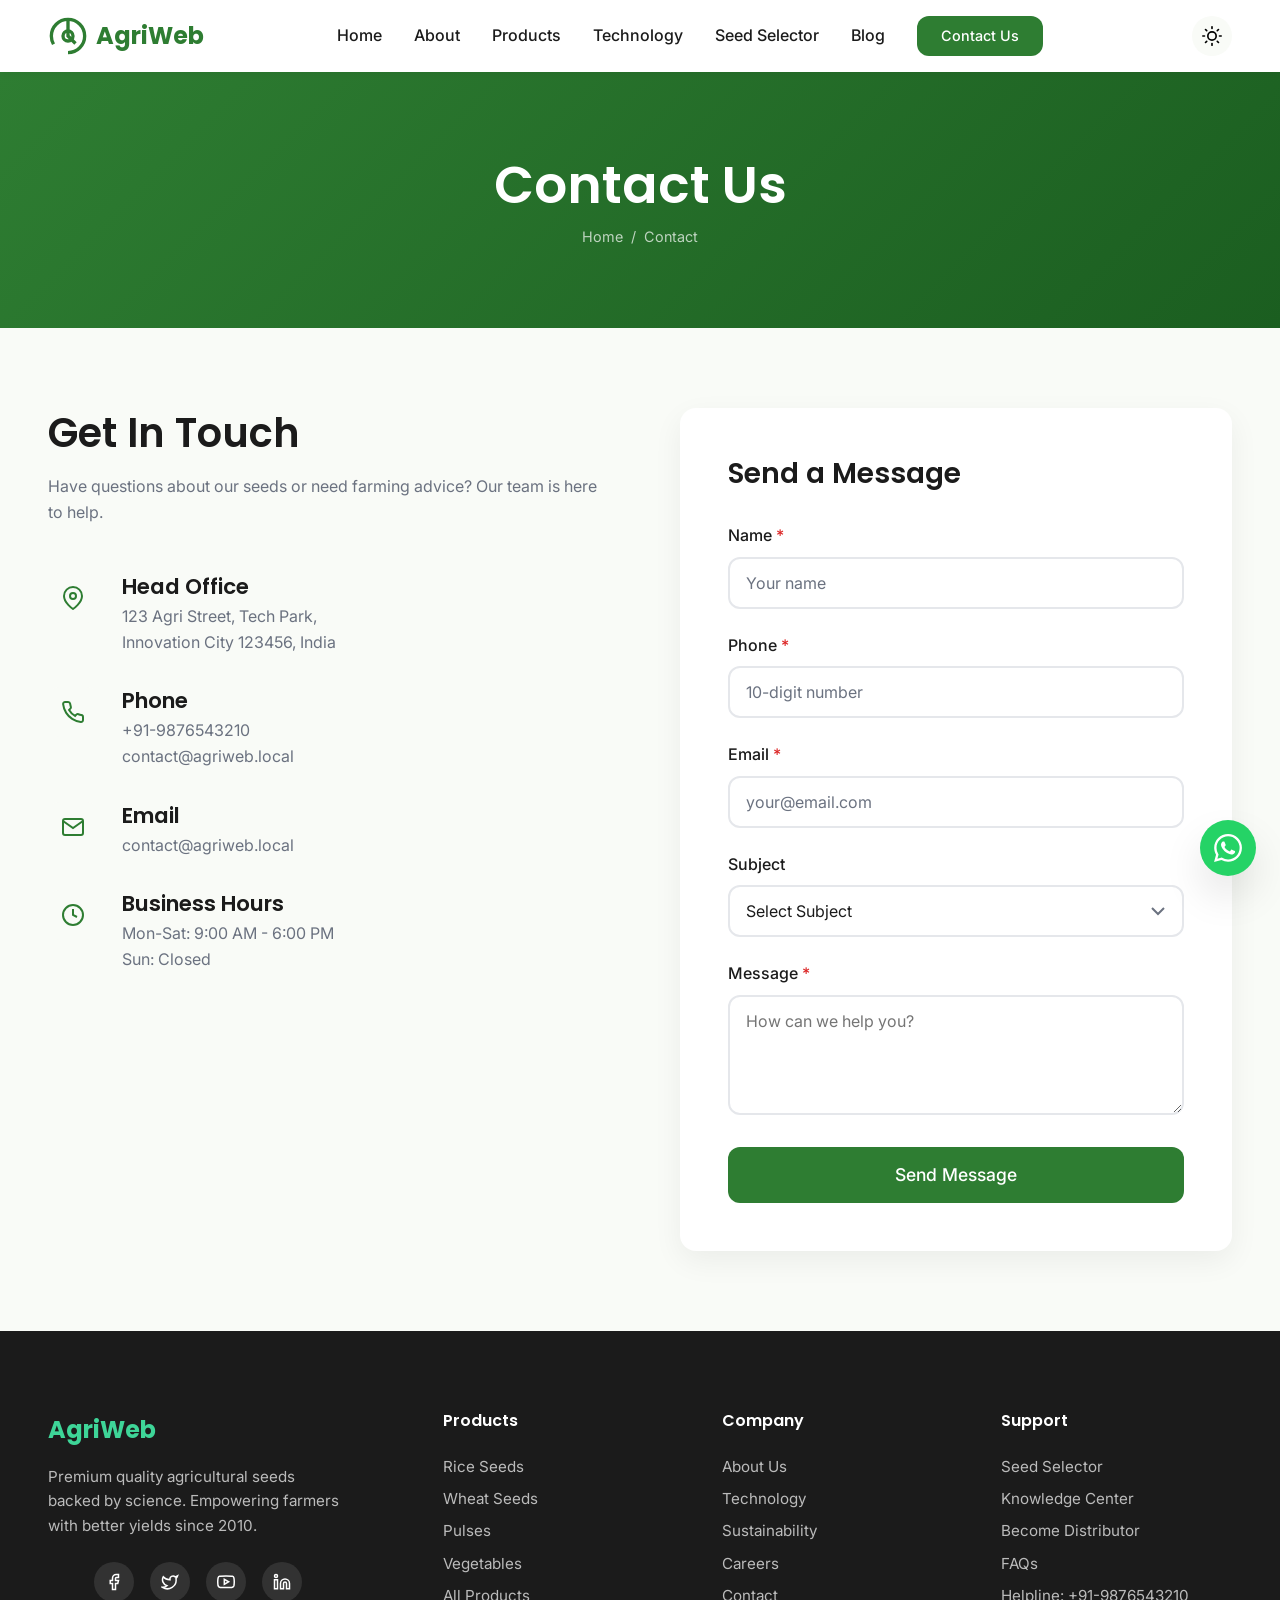
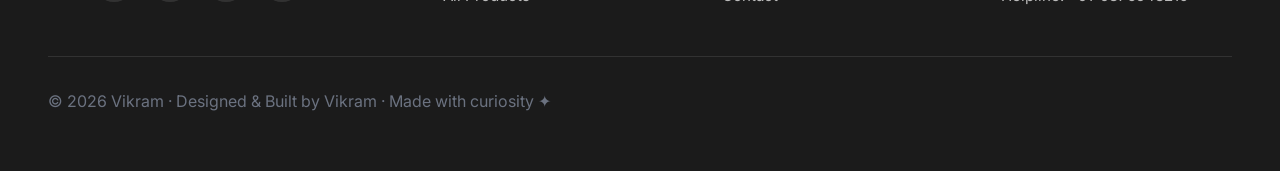
<file: contact.html>
﻿<!DOCTYPE html>
<html lang="en">

<head>
    <meta charset="UTF-8">
    <meta name="viewport" content="width=device-width, initial-scale=1.0">
    <meta name="description" content="Contact AgriWeb - reach out for seeds, support, or partnerships.">
    <title>Contact Us | AgriWeb</title>
    <link rel="preconnect" href="https://fonts.googleapis.com">
    <link rel="preconnect" href="https://fonts.gstatic.com" crossorigin>
    <link
        href="https://fonts.googleapis.com/css2?family=Inter:wght@400;500;600&family=Poppins:wght@600;700&display=swap"
        rel="stylesheet">
    <link rel="stylesheet" href="assets/css/base.css">
    <link rel="stylesheet" href="assets/css/layout.css">
    <link rel="stylesheet" href="assets/css/components.css">
</head>

<body>
    <header class="header">
        <div class="container">
            <div class="header__inner">
                <a href="index.html" class="header__logo">
                    <svg xmlns="http://www.w3.org/2000/svg" width="40" height="40" viewBox="0 0 24 24" fill="none"
                        stroke="currentColor" stroke-width="2">
                        <path d="M12 2a10 10 0 0 1 0 20" />
                        <path d="M12 2C6.5 2 2 6.5 2 12c0 1.8.5 3.5 1.3 5" />
                        <path d="M12 2v10l4.5 4.5" />
                        <circle cx="12" cy="12" r="3" />
                    </svg>
                    AgriWeb
                </a>

                <!-- Desktop Navigation -->
                <nav class="nav">
                    <ul class="nav__list">
                        <li><a href="index.html" class="nav__link">Home</a></li>
                        <li><a href="about.html" class="nav__link">About</a></li>
                        <li><a href="products.html" class="nav__link">Products</a></li>
                        <li><a href="technology.html" class="nav__link">Technology</a></li>
                        <li><a href="smart-selector.html" class="nav__link">Seed Selector</a></li>
                        <li><a href="blog.html" class="nav__link">Blog</a></li>
                        <li><a href="contact.html" class="btn btn--primary btn--sm active">Contact Us</a></li>
                    </ul>
                </nav>

                <!-- Mobile Menu Toggle -->
                <button class="nav-toggle" aria-label="Toggle menu">
                    <span class="nav-toggle__bar"></span>
                    <span class="nav-toggle__bar"></span>
                    <span class="nav-toggle__bar"></span>
                </button>
            </div>
        </div>

        <!-- Mobile Menu -->
        <nav class="mobile-menu">
            <ul class="mobile-menu__list">
                <li><a href="index.html" class="mobile-menu__link">Home</a></li>
                <li><a href="about.html" class="mobile-menu__link">About Us</a></li>
                <li><a href="products.html" class="mobile-menu__link">Products</a></li>
                <li><a href="technology.html" class="mobile-menu__link">Technology</a></li>
                <li><a href="sustainability.html" class="mobile-menu__link">Sustainability</a></li>
                <li><a href="smart-selector.html" class="mobile-menu__link">Smart Seed Selector</a></li>
                <li><a href="blog.html" class="mobile-menu__link">Blog</a></li>
                <li><a href="distributors.html" class="mobile-menu__link">Become a Distributor</a></li>
                <li><a href="careers.html" class="mobile-menu__link">Careers</a></li>
                <li><a href="contact.html" class="mobile-menu__link active">Contact</a></li>
            </ul>
        </nav>
    </header>

    <main>
        <section class="page-header">
            <div class="container">
                <h1 class="page-header__title">Contact Us</h1>
                <div class="page-header__breadcrumb"><a href="index.html">Home</a><span>/</span><span>Contact</span>
                </div>
            </div>
        </section>

        <section class="section">
            <div class="container">
                <div class="grid grid--2" style="gap:var(--space-2xl);align-items:start;">
                    <div>
                        <h2>Get In Touch</h2>
                        <p>Have questions about our seeds or need farming advice? Our team is here to help.</p>

                        <div style="margin-top:var(--space-xl);">
                            <div style="display:flex;gap:var(--space-md);margin-bottom:var(--space-lg);">
                                <div
                                    style="width:50px;height:50px;background:var(--bg-light);border-radius:var(--radius-md);display:flex;align-items:center;justify-content:center;flex-shrink:0;">
                                    <svg xmlns="http://www.w3.org/2000/svg" width="24" height="24" viewBox="0 0 24 24"
                                        fill="none" stroke="var(--primary-green)" stroke-width="2">
                                        <path d="M21 10c0 7-9 13-9 13s-9-6-9-13a9 9 0 0 1 18 0z" />
                                        <circle cx="12" cy="10" r="3" />
                                    </svg>
                                </div>
                                <div>
                                    <h4 style="margin-bottom:4px;">Head Office</h4>
                                    <p style="color:var(--text-muted);margin:0;">123 Agri Street, Tech Park,<br>Innovation City 123456, India</p>
                                </div>
                            </div>

                            <div style="display:flex;gap:var(--space-md);margin-bottom:var(--space-lg);">
                                <div
                                    style="width:50px;height:50px;background:var(--bg-light);border-radius:var(--radius-md);display:flex;align-items:center;justify-content:center;flex-shrink:0;">
                                    <svg xmlns="http://www.w3.org/2000/svg" width="24" height="24" viewBox="0 0 24 24"
                                        fill="none" stroke="var(--primary-green)" stroke-width="2">
                                        <path
                                            d="M22 16.92v3a2 2 0 0 1-2.18 2 19.79 19.79 0 0 1-8.63-3.07 19.5 19.5 0 0 1-6-6 19.79 19.79 0 0 1-3.07-8.67A2 2 0 0 1 4.11 2h3a2 2 0 0 1 2 1.72 12.84 12.84 0 0 0 .7 2.81 2 2 0 0 1-.45 2.11L8.09 9.91a16 16 0 0 0 6 6l1.27-1.27a2 2 0 0 1 2.11-.45 12.84 12.84 0 0 0 2.81.7A2 2 0 0 1 22 16.92z" />
                                    </svg>
                                </div>
                                <div>
                                    <h4 style="margin-bottom:4px;">Phone</h4>
                                    <p style="color:var(--text-muted);margin:0;">
                                        +91-9876543210<br>contact@agriweb.local</p>
                                </div>
                            </div>

                            <div style="display:flex;gap:var(--space-md);margin-bottom:var(--space-lg);">
                                <div
                                    style="width:50px;height:50px;background:var(--bg-light);border-radius:var(--radius-md);display:flex;align-items:center;justify-content:center;flex-shrink:0;">
                                    <svg xmlns="http://www.w3.org/2000/svg" width="24" height="24" viewBox="0 0 24 24"
                                        fill="none" stroke="var(--primary-green)" stroke-width="2">
                                        <path
                                            d="M4 4h16c1.1 0 2 .9 2 2v12c0 1.1-.9 2-2 2H4c-1.1 0-2-.9-2-2V6c0-1.1.9-2 2-2z" />
                                        <polyline points="22,6 12,13 2,6" />
                                    </svg>
                                </div>
                                <div>
                                    <h4 style="margin-bottom:4px;">Email</h4>
                                    <p style="color:var(--text-muted);margin:0;">
                                        contact@agriweb.local</p>
                                </div>
                            </div>

                            <div style="display:flex;gap:var(--space-md);">
                                <div
                                    style="width:50px;height:50px;background:var(--bg-light);border-radius:var(--radius-md);display:flex;align-items:center;justify-content:center;flex-shrink:0;">
                                    <svg xmlns="http://www.w3.org/2000/svg" width="24" height="24" viewBox="0 0 24 24"
                                        fill="none" stroke="var(--primary-green)" stroke-width="2">
                                        <circle cx="12" cy="12" r="10" />
                                        <polyline points="12 6 12 12 16 14" />
                                    </svg>
                                </div>
                                <div>
                                    <h4 style="margin-bottom:4px;">Business Hours</h4>
                                    <p style="color:var(--text-muted);margin:0;">Mon-Sat: 9:00 AM - 6:00 PM<br>Sun:
                                        Closed</p>
                                </div>
                            </div>
                        </div>
                    </div>

                    <div class="card" style="padding:var(--space-xl);">
                        <h3 style="margin-bottom:var(--space-lg);">Send a Message</h3>
                        <form id="contact-form">
                            <div class="form-group">
                                <label class="form-label form-label--required">Name</label>
                                <input type="text" class="form-input" name="name" data-validate="required"
                                    placeholder="Your name">
                            </div>
                            <div class="form-group">
                                <label class="form-label form-label--required">Phone</label>
                                <input type="tel" class="form-input" name="phone" data-validate="required|phone"
                                    placeholder="10-digit number">
                            </div>
                            <div class="form-group">
                                <label class="form-label form-label--required">Email</label>
                                <input type="email" class="form-input" name="email" data-validate="required|email"
                                    placeholder="your@email.com">
                            </div>
                            <div class="form-group">
                                <label class="form-label">Subject</label>
                                <select class="form-select" name="subject">
                                    <option value="">Select Subject</option>
                                    <option>Product Inquiry</option>
                                    <option>Technical Support</option>
                                    <option>Partnership</option>
                                    <option>Complaint</option>
                                    <option>Other</option>
                                </select>
                            </div>
                            <div class="form-group">
                                <label class="form-label form-label--required">Message</label>
                                <textarea class="form-textarea" name="message" data-validate="required|min:20" rows="4"
                                    placeholder="How can we help you?"></textarea>
                            </div>
                            <button type="submit" class="btn btn--primary btn--block btn--lg">Send Message</button>
                        </form>
                    </div>
                </div>
            </div>
        </section>
    </main>

    <!-- Footer -->
    <footer class="footer">
        <div class="container">
            <div class="footer__grid">
                <div class="footer__brand">
                    <div class="footer__logo">AgriWeb</div>
                    <p class="footer__desc">Premium quality agricultural seeds backed by science. Empowering farmers
                        with better
                        yields since 2010.</p>
                    <div class="footer__socials">
                        <a href="#" class="footer__social" aria-label="Facebook">
                            <svg xmlns="http://www.w3.org/2000/svg" width="18" height="18" viewBox="0 0 24 24"
                                fill="none" stroke="currentColor" stroke-width="2">
                                <path d="M18 2h-3a5 5 0 0 0-5 5v3H7v4h3v8h4v-8h3l1-4h-4V7a1 1 0 0 1 1-1h3z" />
                            </svg>
                        </a>
                        <a href="#" class="footer__social" aria-label="Twitter">
                            <svg xmlns="http://www.w3.org/2000/svg" width="18" height="18" viewBox="0 0 24 24"
                                fill="none" stroke="currentColor" stroke-width="2">
                                <path
                                    d="M22 4s-.7 2.1-2 3.4c1.6 10-9.4 17.3-18 11.6 2.2.1 4.4-.6 6-2C3 15.5.5 9.6 3 5c2.2 2.6 5.6 4.1 9 4-.9-4.2 4-6.6 7-3.8 1.1 0 3-1.2 3-1.2z" />
                            </svg>
                        </a>
                        <a href="#" class="footer__social" aria-label="YouTube">
                            <svg xmlns="http://www.w3.org/2000/svg" width="18" height="18" viewBox="0 0 24 24"
                                fill="none" stroke="currentColor" stroke-width="2">
                                <path
                                    d="M22.54 6.42a2.78 2.78 0 0 0-1.94-2C18.88 4 12 4 12 4s-6.88 0-8.6.46a2.78 2.78 0 0 0-1.94 2A29 29 0 0 0 1 11.75a29 29 0 0 0 .46 5.33A2.78 2.78 0 0 0 3.4 19c1.72.46 8.6.46 8.6.46s6.88 0 8.6-.46a2.78 2.78 0 0 0 1.94-2 29 29 0 0 0 .46-5.25 29 29 0 0 0-.46-5.33z" />
                                <polygon points="9.75 15.02 15.5 11.75 9.75 8.48 9.75 15.02" />
                            </svg>
                        </a>
                        <a href="#" class="footer__social" aria-label="LinkedIn">
                            <svg xmlns="http://www.w3.org/2000/svg" width="18" height="18" viewBox="0 0 24 24"
                                fill="none" stroke="currentColor" stroke-width="2">
                                <path
                                    d="M16 8a6 6 0 0 1 6 6v7h-4v-7a2 2 0 0 0-2-2 2 2 0 0 0-2 2v7h-4v-7a6 6 0 0 1 6-6z" />
                                <rect x="2" y="9" width="4" height="12" />
                                <circle cx="4" cy="4" r="2" />
                            </svg>
                        </a>
                    </div>
                </div>

                <div>
                    <h5 class="footer__heading">Products</h5>
                    <div class="footer__links">
                        <a href="products.html?category=rice" class="footer__link">Rice Seeds</a>
                        <a href="products.html?category=wheat" class="footer__link">Wheat Seeds</a>
                        <a href="products.html?category=pulses" class="footer__link">Pulses</a>
                        <a href="products.html?category=vegetables" class="footer__link">Vegetables</a>
                        <a href="products.html" class="footer__link">All Products</a>
                    </div>
                </div>

                <div>
                    <h5 class="footer__heading">Company</h5>
                    <div class="footer__links">
                        <a href="about.html" class="footer__link">About Us</a>
                        <a href="technology.html" class="footer__link">Technology</a>
                        <a href="sustainability.html" class="footer__link">Sustainability</a>
                        <a href="careers.html" class="footer__link">Careers</a>
                        <a href="contact.html" class="footer__link">Contact</a>
                    </div>
                </div>

                <div>
                    <h5 class="footer__heading">Support</h5>
                    <div class="footer__links">
                        <a href="smart-selector.html" class="footer__link">Seed Selector</a>
                        <a href="blog.html" class="footer__link">Knowledge Center</a>
                        <a href="distributors.html" class="footer__link">Become Distributor</a>
                        <a href="#" class="footer__link">FAQs</a>
                        <a href="tel:+919876543210" class="footer__link">Helpline: +91-9876543210</a>
                    </div>
                </div>
            </div>

            <div class="footer-bottom">
        <p>&copy; 2026 Vikram &middot; Designed &amp; Built by Vikram &middot; Made with curiosity ✦</p>
      </div>
    </div>
        </div>
    </footer>
    <a href="https://wa.me/919876543210" class="whatsapp-float" target="_blank" rel="noopener"
        aria-label="Chat on WhatsApp">
        <svg xmlns="http://www.w3.org/2000/svg" width="28" height="28" viewBox="0 0 24 24" fill="currentColor">
            <path
                d="M17.472 14.382c-.297-.149-1.758-.867-2.03-.967-.273-.099-.471-.148-.67.15-.197.297-.767.966-.94 1.164-.173.199-.347.223-.644.075-.297-.15-1.255-.463-2.39-1.475-.883-.788-1.48-1.761-1.653-2.059-.173-.297-.018-.458.13-.606.134-.133.298-.347.446-.52.149-.174.198-.298.298-.497.099-.198.05-.371-.025-.52-.075-.149-.669-1.612-.916-2.207-.242-.579-.487-.5-.669-.51-.173-.008-.371-.01-.57-.01-.198 0-.52.074-.792.372-.272.297-1.04 1.016-1.04 2.479 0 1.462 1.065 2.875 1.213 3.074.149.198 2.096 3.2 5.077 4.487.709.306 1.262.489 1.694.625.712.227 1.36.195 1.871.118.571-.085 1.758-.719 2.006-1.413.248-.694.248-1.289.173-1.413-.074-.124-.272-.198-.57-.347m-5.421 7.403h-.004a9.87 9.87 0 01-5.031-1.378l-.361-.214-3.741.982.998-3.648-.235-.374a9.86 9.86 0 01-1.51-5.26c.001-5.45 4.436-9.884 9.888-9.884 2.64 0 5.122 1.03 6.988 2.898a9.825 9.825 0 012.893 6.994c-.003 5.45-4.437 9.884-9.885 9.884m8.413-18.297A11.815 11.815 0 0012.05 0C5.495 0 .16 5.335.157 11.892c0 2.096.547 4.142 1.588 5.945L.057 24l6.305-1.654a11.882 11.882 0 005.683 1.448h.005c6.554 0 11.89-5.335 11.893-11.893a11.821 11.821 0 00-3.48-8.413z" />
        </svg>
    </a>
    <script src="assets/js/core/protection.js"></script>
    <script src="assets/js/core/theme-lang.js"></script>
    <script src="assets/js/core/main.js"></script>
    <script src="assets/js/modules/form-validation.js"></script>
</body>

</html>
</file>
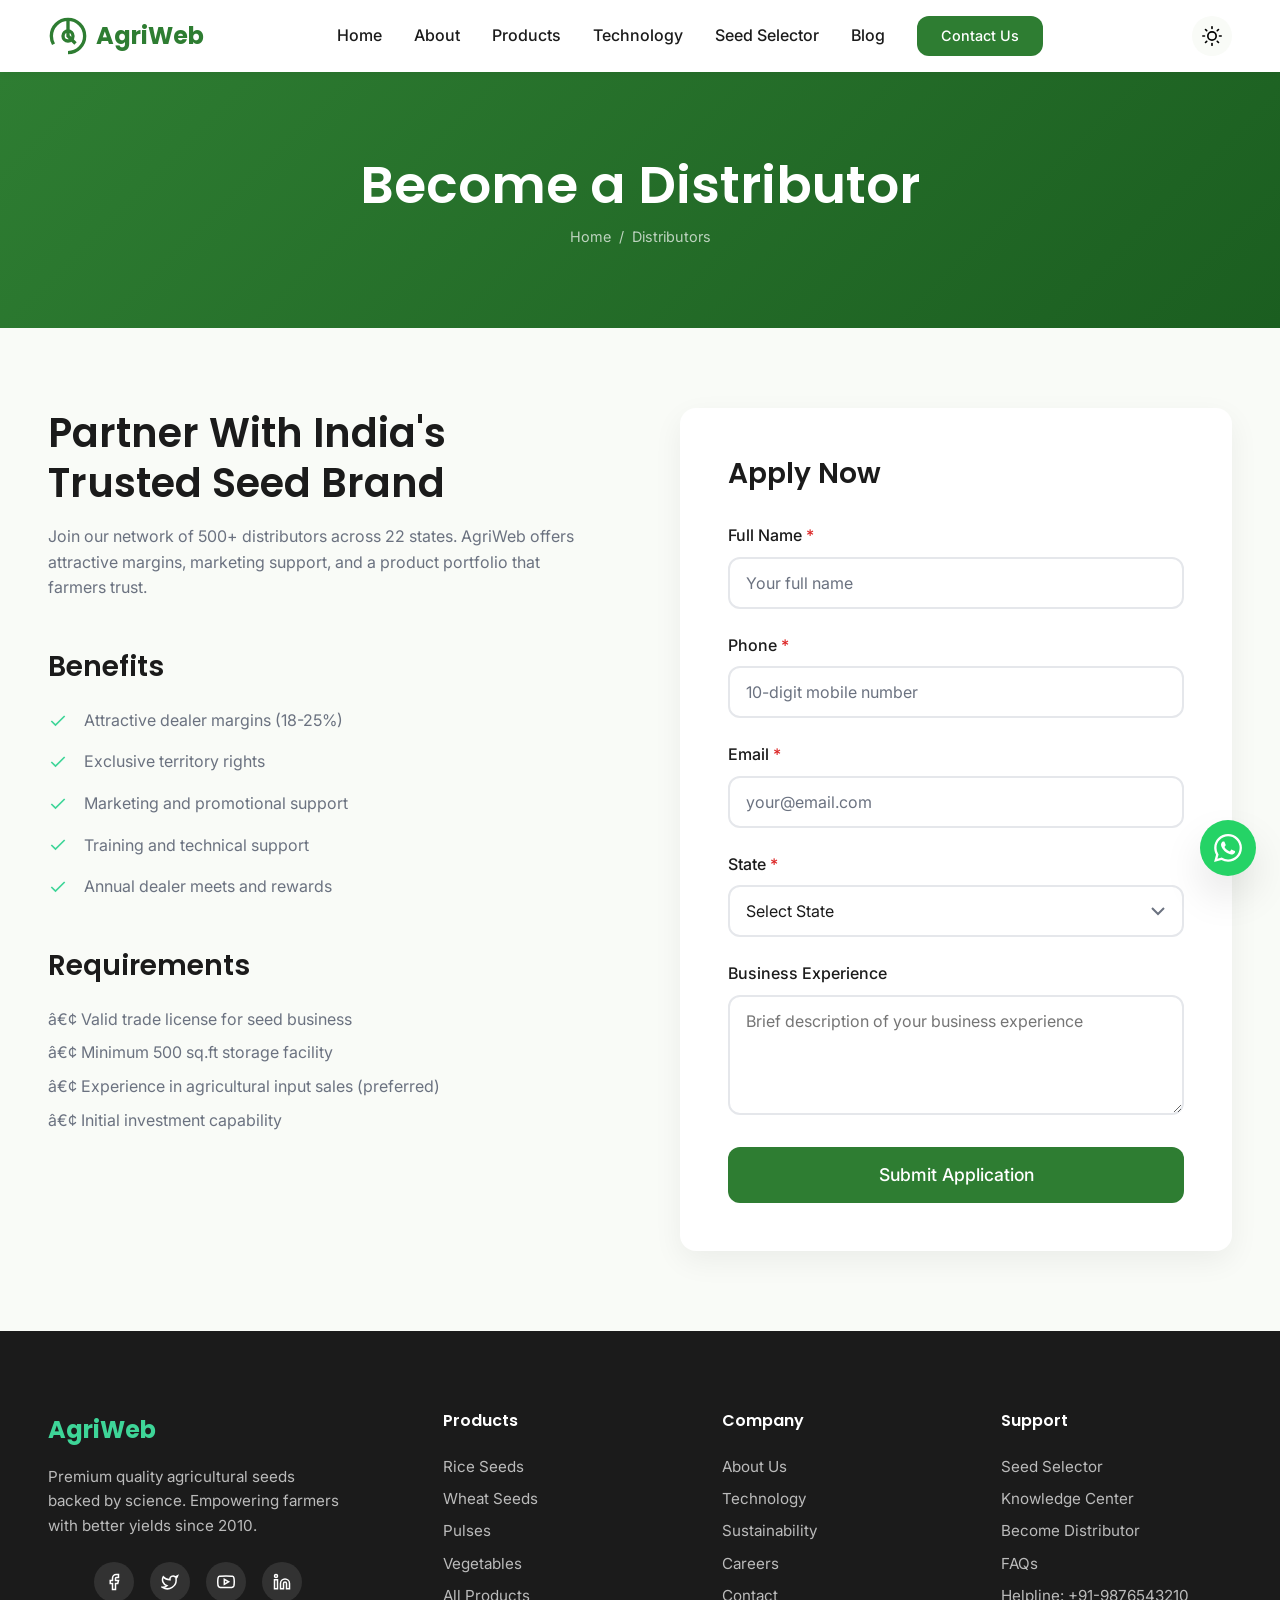
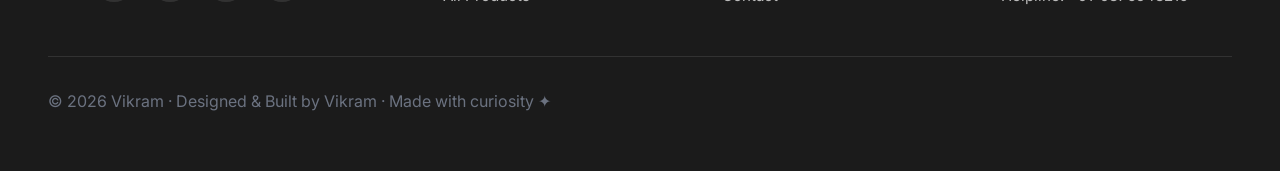
<file: distributors.html>
﻿<!DOCTYPE html>
<html lang="en">

<head>
    <meta charset="UTF-8">
    <meta name="viewport" content="width=device-width, initial-scale=1.0">
    <meta name="description" content="Become a AgriWeb distributor and grow your business.">
    <title>Distributor Program | AgriWeb</title>
    <link rel="preconnect" href="https://fonts.googleapis.com">
    <link rel="preconnect" href="https://fonts.gstatic.com" crossorigin>
    <link
        href="https://fonts.googleapis.com/css2?family=Inter:wght@400;500;600&family=Poppins:wght@600;700&display=swap"
        rel="stylesheet">
    <link rel="stylesheet" href="assets/css/base.css">
    <link rel="stylesheet" href="assets/css/layout.css">
    <link rel="stylesheet" href="assets/css/components.css">
</head>

<body>
    <header class="header">
        <div class="container">
            <div class="header__inner">
                <a href="index.html" class="header__logo">
                    <svg xmlns="http://www.w3.org/2000/svg" width="40" height="40" viewBox="0 0 24 24" fill="none"
                        stroke="currentColor" stroke-width="2">
                        <path d="M12 2a10 10 0 0 1 0 20" />
                        <path d="M12 2C6.5 2 2 6.5 2 12c0 1.8.5 3.5 1.3 5" />
                        <path d="M12 2v10l4.5 4.5" />
                        <circle cx="12" cy="12" r="3" />
                    </svg>
                    AgriWeb
                </a>

                <!-- Desktop Navigation -->
                <nav class="nav">
                    <ul class="nav__list">
                        <li><a href="index.html" class="nav__link">Home</a></li>
                        <li><a href="about.html" class="nav__link">About</a></li>
                        <li><a href="products.html" class="nav__link">Products</a></li>
                        <li><a href="technology.html" class="nav__link">Technology</a></li>
                        <li><a href="smart-selector.html" class="nav__link">Seed Selector</a></li>
                        <li><a href="blog.html" class="nav__link">Blog</a></li>
                        <li><a href="contact.html" class="btn btn--primary btn--sm">Contact Us</a></li>
                    </ul>
                </nav>

                <!-- Mobile Menu Toggle -->
                <button class="nav-toggle" aria-label="Toggle menu">
                    <span class="nav-toggle__bar"></span>
                    <span class="nav-toggle__bar"></span>
                    <span class="nav-toggle__bar"></span>
                </button>
            </div>
        </div>

        <!-- Mobile Menu -->
        <nav class="mobile-menu">
            <ul class="mobile-menu__list">
                <li><a href="index.html" class="mobile-menu__link">Home</a></li>
                <li><a href="about.html" class="mobile-menu__link">About Us</a></li>
                <li><a href="products.html" class="mobile-menu__link">Products</a></li>
                <li><a href="technology.html" class="mobile-menu__link">Technology</a></li>
                <li><a href="sustainability.html" class="mobile-menu__link">Sustainability</a></li>
                <li><a href="smart-selector.html" class="mobile-menu__link">Smart Seed Selector</a></li>
                <li><a href="blog.html" class="mobile-menu__link">Blog</a></li>
                <li><a href="distributors.html" class="mobile-menu__link active">Become a Distributor</a></li>
                <li><a href="careers.html" class="mobile-menu__link">Careers</a></li>
                <li><a href="contact.html" class="mobile-menu__link">Contact</a></li>
            </ul>
        </nav>
    </header>
    <main>
        <section class="page-header">
            <div class="container">
                <h1 class="page-header__title">Become a Distributor</h1>
                <div class="page-header__breadcrumb"><a
                        href="index.html">Home</a><span>/</span><span>Distributors</span></div>
            </div>
        </section>

        <section class="section">
            <div class="container">
                <div class="grid grid--2" style="gap:var(--space-2xl);align-items:start;">
                    <div>
                        <h2>Partner With India's Trusted Seed Brand</h2>
                        <p>Join our network of 500+ distributors across 22 states. AgriWeb offers attractive
                            margins,
                            marketing support, and a product portfolio that farmers trust.</p>

                        <h3 style="margin-top:var(--space-xl);">Benefits</h3>
                        <ul style="margin:var(--space-md) 0;">
                            <li
                                style="display:flex;align-items:center;gap:var(--space-sm);margin-bottom:var(--space-sm);color:var(--text-muted);">
                                <svg xmlns="http://www.w3.org/2000/svg" width="20" height="20" viewBox="0 0 24 24"
                                    fill="none" stroke="var(--tech-accent)" stroke-width="2">
                                    <polyline points="20 6 9 17 4 12" />
                                </svg>Attractive dealer margins (18-25%)
                            </li>
                            <li
                                style="display:flex;align-items:center;gap:var(--space-sm);margin-bottom:var(--space-sm);color:var(--text-muted);">
                                <svg xmlns="http://www.w3.org/2000/svg" width="20" height="20" viewBox="0 0 24 24"
                                    fill="none" stroke="var(--tech-accent)" stroke-width="2">
                                    <polyline points="20 6 9 17 4 12" />
                                </svg>Exclusive territory rights
                            </li>
                            <li
                                style="display:flex;align-items:center;gap:var(--space-sm);margin-bottom:var(--space-sm);color:var(--text-muted);">
                                <svg xmlns="http://www.w3.org/2000/svg" width="20" height="20" viewBox="0 0 24 24"
                                    fill="none" stroke="var(--tech-accent)" stroke-width="2">
                                    <polyline points="20 6 9 17 4 12" />
                                </svg>Marketing and promotional support
                            </li>
                            <li
                                style="display:flex;align-items:center;gap:var(--space-sm);margin-bottom:var(--space-sm);color:var(--text-muted);">
                                <svg xmlns="http://www.w3.org/2000/svg" width="20" height="20" viewBox="0 0 24 24"
                                    fill="none" stroke="var(--tech-accent)" stroke-width="2">
                                    <polyline points="20 6 9 17 4 12" />
                                </svg>Training and technical support
                            </li>
                            <li style="display:flex;align-items:center;gap:var(--space-sm);color:var(--text-muted);">
                                <svg xmlns="http://www.w3.org/2000/svg" width="20" height="20" viewBox="0 0 24 24"
                                    fill="none" stroke="var(--tech-accent)" stroke-width="2">
                                    <polyline points="20 6 9 17 4 12" />
                                </svg>Annual dealer meets and rewards
                            </li>
                        </ul>

                        <h3 style="margin-top:var(--space-xl);">Requirements</h3>
                        <ul style="margin:var(--space-md) 0;">
                            <li style="margin-bottom:var(--space-xs);color:var(--text-muted);">â€¢ Valid trade license for
                                seed business</li>
                            <li style="margin-bottom:var(--space-xs);color:var(--text-muted);">â€¢ Minimum 500 sq.ft
                                storage facility</li>
                            <li style="margin-bottom:var(--space-xs);color:var(--text-muted);">â€¢ Experience in
                                agricultural input sales (preferred)</li>
                            <li style="color:var(--text-muted);">â€¢ Initial investment capability</li>
                        </ul>
                    </div>

                    <div class="card" style="padding:var(--space-xl);">
                        <h3 style="margin-bottom:var(--space-lg);">Apply Now</h3>
                        <form id="distributor-form">
                            <div class="form-group">
                                <label class="form-label form-label--required">Full Name</label>
                                <input type="text" class="form-input" name="name" data-validate="required"
                                    placeholder="Your full name">
                            </div>
                            <div class="form-group">
                                <label class="form-label form-label--required">Phone</label>
                                <input type="tel" class="form-input" name="phone" data-validate="required|phone"
                                    placeholder="10-digit mobile number">
                            </div>
                            <div class="form-group">
                                <label class="form-label form-label--required">Email</label>
                                <input type="email" class="form-input" name="email" data-validate="required|email"
                                    placeholder="your@email.com">
                            </div>
                            <div class="form-group">
                                <label class="form-label form-label--required">State</label>
                                <select class="form-select" name="state" data-validate="required">
                                    <option value="">Select State</option>
                                    <option>Andhra Pradesh</option>
                                    <option>Bihar</option>
                                    <option>Chhattisgarh</option>
                                    <option>Gujarat</option>
                                    <option>Haryana</option>
                                    <option>Karnataka</option>
                                    <option>Madhya Pradesh</option>
                                    <option>Maharashtra</option>
                                    <option>Punjab</option>
                                    <option>Rajasthan</option>
                                    <option>Tamil Nadu</option>
                                    <option>Uttar Pradesh</option>
                                    <option>West Bengal</option>
                                    <option>Other</option>
                                </select>
                            </div>
                            <div class="form-group">
                                <label class="form-label">Business Experience</label>
                                <textarea class="form-textarea" name="experience"
                                    placeholder="Brief description of your business experience"></textarea>
                            </div>
                            <button type="submit" class="btn btn--primary btn--block btn--lg">Submit
                                Application</button>
                        </form>
                    </div>
                </div>
            </div>
        </section>
    </main>

    <!-- Footer -->
    <footer class="footer">
        <div class="container">
            <div class="footer__grid">
                <div class="footer__brand">
                    <div class="footer__logo">AgriWeb</div>
                    <p class="footer__desc">Premium quality agricultural seeds backed by science. Empowering farmers
                        with better
                        yields since 2010.</p>
                    <div class="footer__socials">
                        <a href="#" class="footer__social" aria-label="Facebook">
                            <svg xmlns="http://www.w3.org/2000/svg" width="18" height="18" viewBox="0 0 24 24"
                                fill="none" stroke="currentColor" stroke-width="2">
                                <path d="M18 2h-3a5 5 0 0 0-5 5v3H7v4h3v8h4v-8h3l1-4h-4V7a1 1 0 0 1 1-1h3z" />
                            </svg>
                        </a>
                        <a href="#" class="footer__social" aria-label="Twitter">
                            <svg xmlns="http://www.w3.org/2000/svg" width="18" height="18" viewBox="0 0 24 24"
                                fill="none" stroke="currentColor" stroke-width="2">
                                <path
                                    d="M22 4s-.7 2.1-2 3.4c1.6 10-9.4 17.3-18 11.6 2.2.1 4.4-.6 6-2C3 15.5.5 9.6 3 5c2.2 2.6 5.6 4.1 9 4-.9-4.2 4-6.6 7-3.8 1.1 0 3-1.2 3-1.2z" />
                            </svg>
                        </a>
                        <a href="#" class="footer__social" aria-label="YouTube">
                            <svg xmlns="http://www.w3.org/2000/svg" width="18" height="18" viewBox="0 0 24 24"
                                fill="none" stroke="currentColor" stroke-width="2">
                                <path
                                    d="M22.54 6.42a2.78 2.78 0 0 0-1.94-2C18.88 4 12 4 12 4s-6.88 0-8.6.46a2.78 2.78 0 0 0-1.94 2A29 29 0 0 0 1 11.75a29 29 0 0 0 .46 5.33A2.78 2.78 0 0 0 3.4 19c1.72.46 8.6.46 8.6.46s6.88 0 8.6-.46a2.78 2.78 0 0 0 1.94-2 29 29 0 0 0 .46-5.25 29 29 0 0 0-.46-5.33z" />
                                <polygon points="9.75 15.02 15.5 11.75 9.75 8.48 9.75 15.02" />
                            </svg>
                        </a>
                        <a href="#" class="footer__social" aria-label="LinkedIn">
                            <svg xmlns="http://www.w3.org/2000/svg" width="18" height="18" viewBox="0 0 24 24"
                                fill="none" stroke="currentColor" stroke-width="2">
                                <path
                                    d="M16 8a6 6 0 0 1 6 6v7h-4v-7a2 2 0 0 0-2-2 2 2 0 0 0-2 2v7h-4v-7a6 6 0 0 1 6-6z" />
                                <rect x="2" y="9" width="4" height="12" />
                                <circle cx="4" cy="4" r="2" />
                            </svg>
                        </a>
                    </div>
                </div>

                <div>
                    <h5 class="footer__heading">Products</h5>
                    <div class="footer__links">
                        <a href="products.html?category=rice" class="footer__link">Rice Seeds</a>
                        <a href="products.html?category=wheat" class="footer__link">Wheat Seeds</a>
                        <a href="products.html?category=pulses" class="footer__link">Pulses</a>
                        <a href="products.html?category=vegetables" class="footer__link">Vegetables</a>
                        <a href="products.html" class="footer__link">All Products</a>
                    </div>
                </div>

                <div>
                    <h5 class="footer__heading">Company</h5>
                    <div class="footer__links">
                        <a href="about.html" class="footer__link">About Us</a>
                        <a href="technology.html" class="footer__link">Technology</a>
                        <a href="sustainability.html" class="footer__link">Sustainability</a>
                        <a href="careers.html" class="footer__link">Careers</a>
                        <a href="contact.html" class="footer__link">Contact</a>
                    </div>
                </div>

                <div>
                    <h5 class="footer__heading">Support</h5>
                    <div class="footer__links">
                        <a href="smart-selector.html" class="footer__link">Seed Selector</a>
                        <a href="blog.html" class="footer__link">Knowledge Center</a>
                        <a href="distributors.html" class="footer__link">Become Distributor</a>
                        <a href="#" class="footer__link">FAQs</a>
                        <a href="tel:+919876543210" class="footer__link">Helpline: +91-9876543210</a>
                    </div>
                </div>
            </div>

            <div class="footer-bottom">
        <p>&copy; 2026 Vikram &middot; Designed &amp; Built by Vikram &middot; Made with curiosity ✦</p>
      </div>
    </div>
        </div>
    </footer>
    <!-- WhatsApp Float Button -->
    <a href="https://wa.me/919876543210" class="whatsapp-float" target="_blank" rel="noopener"
        aria-label="Chat on WhatsApp">
        <svg xmlns="http://www.w3.org/2000/svg" width="28" height="28" viewBox="0 0 24 24" fill="currentColor">
            <path
                d="M17.472 14.382c-.297-.149-1.758-.867-2.03-.967-.273-.099-.471-.148-.67.15-.197.297-.767.966-.94 1.164-.173.199-.347.223-.644.075-.297-.15-1.255-.463-2.39-1.475-.883-.788-1.48-1.761-1.653-2.059-.173-.297-.018-.458.13-.606.134-.133.298-.347.446-.52.149-.174.198-.298.298-.497.099-.198.05-.371-.025-.52-.075-.149-.669-1.612-.916-2.207-.242-.579-.487-.5-.669-.51-.173-.008-.371-.01-.57-.01-.198 0-.52.074-.792.372-.272.297-1.04 1.016-1.04 2.479 0 1.462 1.065 2.875 1.213 3.074.149.198 2.096 3.2 5.077 4.487.709.306 1.262.489 1.694.625.712.227 1.36.195 1.871.118.571-.085 1.758-.719 2.006-1.413.248-.694.248-1.289.173-1.413-.074-.124-.272-.198-.57-.347m-5.421 7.403h-.004a9.87 9.87 0 01-5.031-1.378l-.361-.214-3.741.982.998-3.648-.235-.374a9.86 9.86 0 01-1.51-5.26c.001-5.45 4.436-9.884 9.888-9.884 2.64 0 5.122 1.03 6.988 2.898a9.825 9.825 0 012.893 6.994c-.003 5.45-4.437 9.884-9.885 9.884m8.413-18.297A11.815 11.815 0 0012.05 0C5.495 0 .16 5.335.157 11.892c0 2.096.547 4.142 1.588 5.945L.057 24l6.305-1.654a11.882 11.882 0 005.683 1.448h.005c6.554 0 11.89-5.335 11.893-11.893a11.821 11.821 0 00-3.48-8.413z" />
        </svg>
    </a>

    <script src="assets/js/core/protection.js"></script>
    <script src="assets/js/core/theme-lang.js"></script>
    <script src="assets/js/core/main.js"></script>
    <script src="assets/js/modules/form-validation.js"></script>
</body>

</html>
</file>
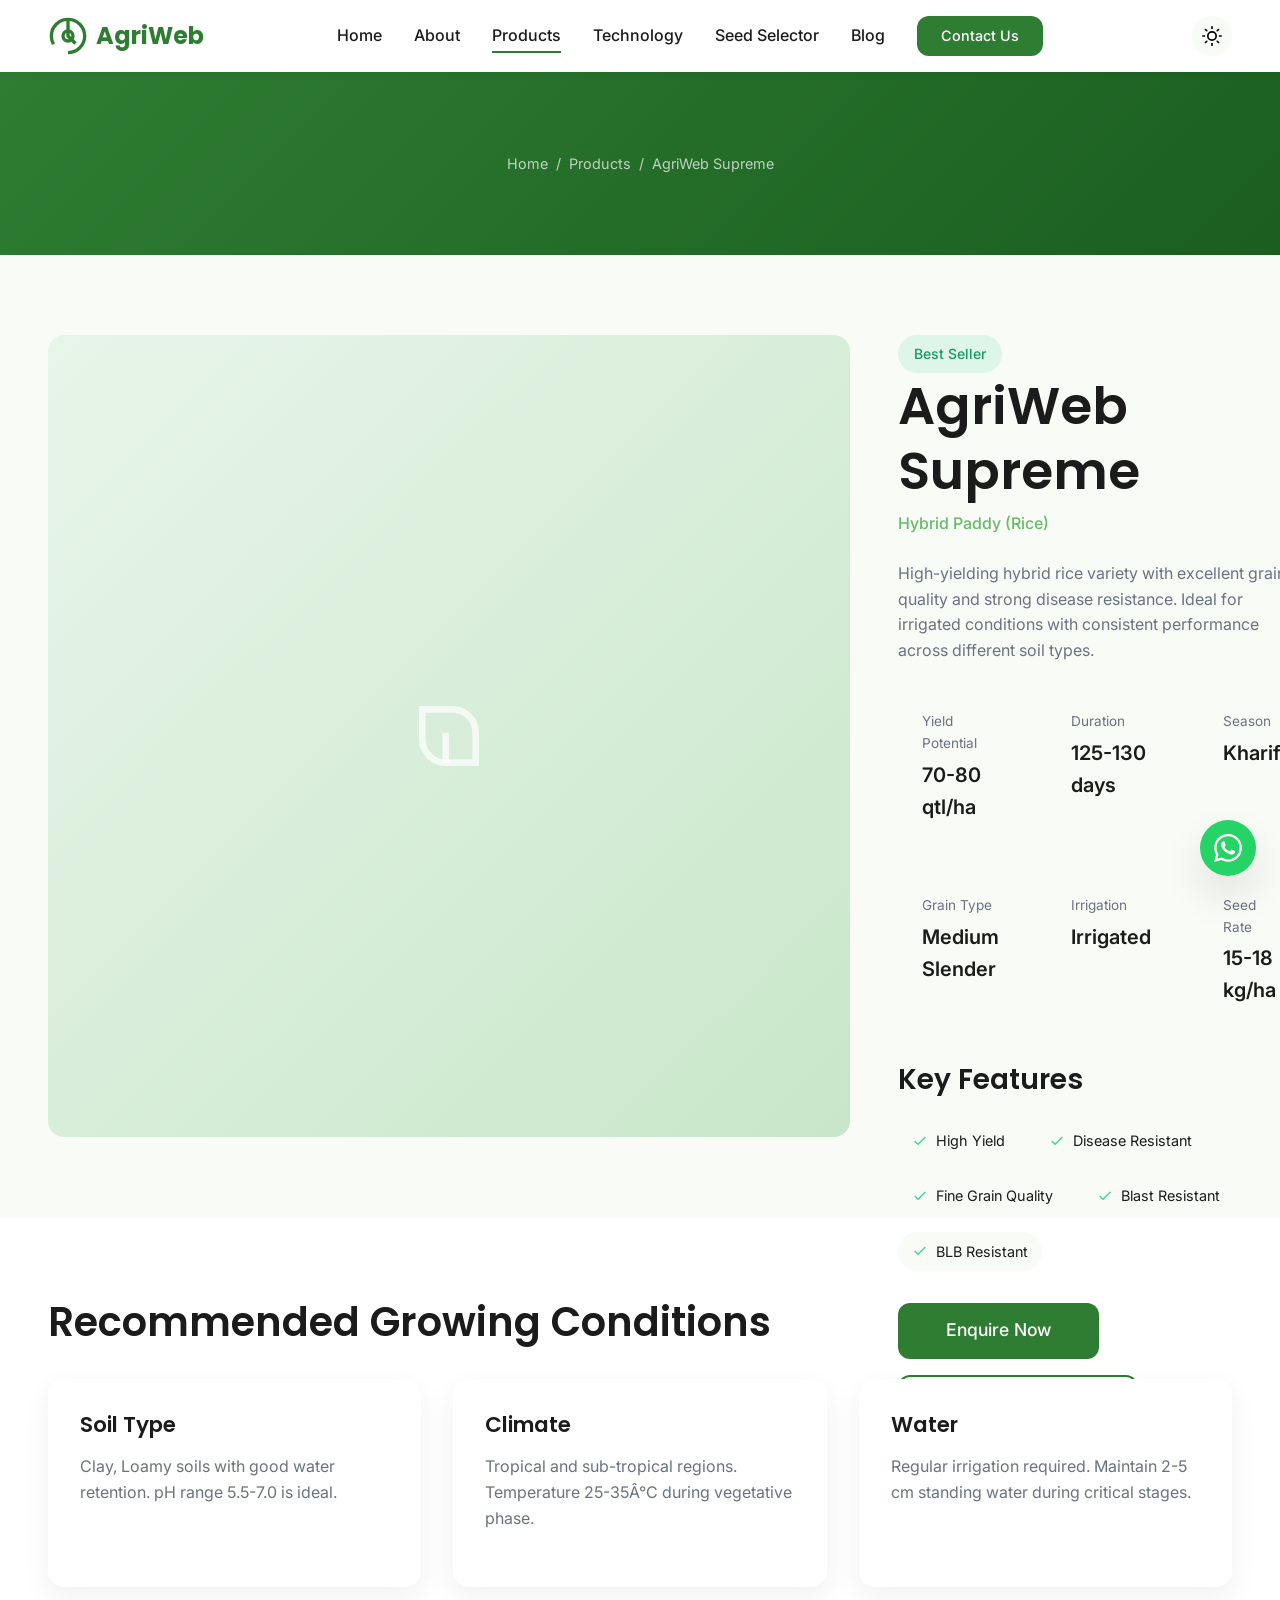
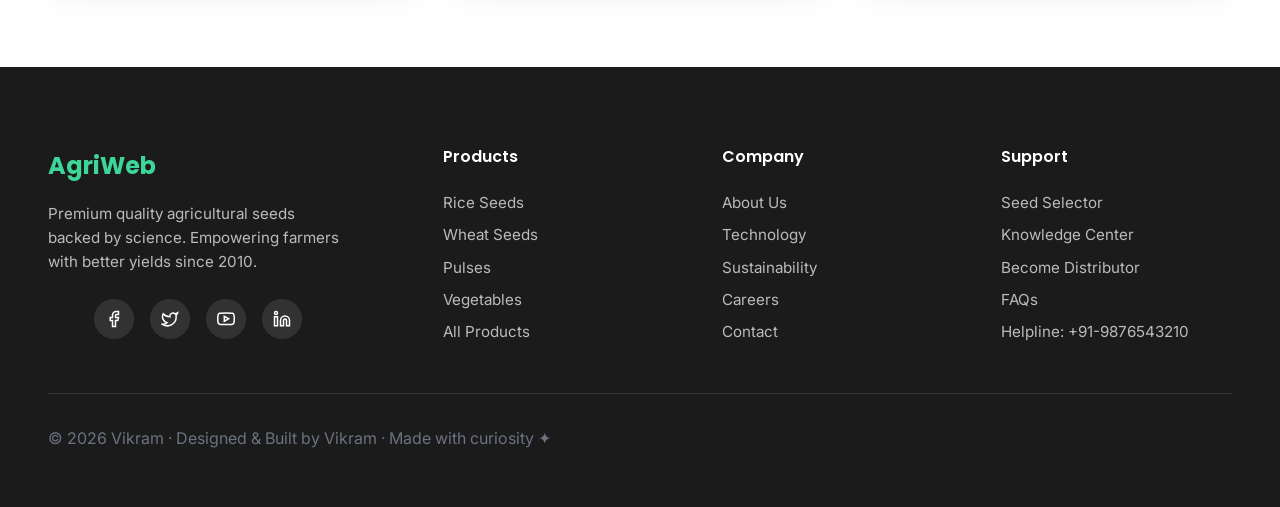
<file: product-detail.html>
<!DOCTYPE html>
<html lang="en">

<head>
    <meta charset="UTF-8">
    <meta name="viewport" content="width=device-width, initial-scale=1.0">
    <meta name="description" content="AgriWeb Supreme - High-yielding hybrid rice variety with excellent grain quality.">
    <title>Product Details | AgriWeb</title>
    <link rel="preconnect" href="https://fonts.googleapis.com">
    <link rel="preconnect" href="https://fonts.gstatic.com" crossorigin>
    <link
        href="https://fonts.googleapis.com/css2?family=Inter:wght@400;500;600&family=Poppins:wght@600;700&display=swap"
        rel="stylesheet">
    <link rel="stylesheet" href="assets/css/base.css">
    <link rel="stylesheet" href="assets/css/layout.css">
    <link rel="stylesheet" href="assets/css/components.css">
    <link rel="stylesheet" href="assets/css/pages/product-detail.css">
</head>

<body>
    <header class="header">
        <div class="container">
            <div class="header__inner">
                <a href="index.html" class="header__logo">
                    <svg xmlns="http://www.w3.org/2000/svg" width="40" height="40" viewBox="0 0 24 24" fill="none"
                        stroke="currentColor" stroke-width="2">
                        <path d="M12 2a10 10 0 0 1 0 20" />
                        <path d="M12 2C6.5 2 2 6.5 2 12c0 1.8.5 3.5 1.3 5" />
                        <path d="M12 2v10l4.5 4.5" />
                        <circle cx="12" cy="12" r="3" />
                    </svg>
                    AgriWeb
                </a>

                <!-- Desktop Navigation -->
                <nav class="nav">
                    <ul class="nav__list">
                        <li><a href="index.html" class="nav__link">Home</a></li>
                        <li><a href="about.html" class="nav__link">About</a></li>
                        <li><a href="products.html" class="nav__link active">Products</a></li>
                        <li><a href="technology.html" class="nav__link">Technology</a></li>
                        <li><a href="smart-selector.html" class="nav__link">Seed Selector</a></li>
                        <li><a href="blog.html" class="nav__link">Blog</a></li>
                        <li><a href="contact.html" class="btn btn--primary btn--sm">Contact Us</a></li>
                    </ul>
                </nav>

                <!-- Mobile Menu Toggle -->
                <button class="nav-toggle" aria-label="Toggle menu">
                    <span class="nav-toggle__bar"></span>
                    <span class="nav-toggle__bar"></span>
                    <span class="nav-toggle__bar"></span>
                </button>
            </div>
        </div>

        <!-- Mobile Menu -->
        <nav class="mobile-menu">
            <ul class="mobile-menu__list">
                <li><a href="index.html" class="mobile-menu__link">Home</a></li>
                <li><a href="about.html" class="mobile-menu__link">About Us</a></li>
                <li><a href="products.html" class="mobile-menu__link active">Products</a></li>
                <li><a href="technology.html" class="mobile-menu__link">Technology</a></li>
                <li><a href="sustainability.html" class="mobile-menu__link">Sustainability</a></li>
                <li><a href="smart-selector.html" class="mobile-menu__link">Smart Seed Selector</a></li>
                <li><a href="blog.html" class="mobile-menu__link">Blog</a></li>
                <li><a href="distributors.html" class="mobile-menu__link">Become a Distributor</a></li>
                <li><a href="careers.html" class="mobile-menu__link">Careers</a></li>
                <li><a href="contact.html" class="mobile-menu__link">Contact</a></li>
            </ul>
        </nav>
    </header>

    <main>
        <section class="page-header">
            <div class="container">
                <div class="page-header__breadcrumb"><a href="index.html">Home</a><span>/</span><a
                        href="products.html">Products</a><span>/</span><span>AgriWeb Supreme</span></div>
            </div>
        </section>

        <section class="section">
            <div class="container">
                <div class="product-detail">
                    <div class="product-gallery">
                        <svg xmlns="http://www.w3.org/2000/svg" width="80" height="80" fill="none" stroke="rgba(255,255,255,0.7)" stroke-width="2" viewBox="0 0 24 24"><path d="M11 20A7 7 0 0 1 4 13V4h9a7 7 0 0 1 7 7v9h-9Z"/><path d="M11 20V11"/></svg>
                    </div>
                    <div class="product-info">
                        <span class="badge badge--success">Best Seller</span>
                        <h1>AgriWeb Supreme</h1>
                        <p class="product-variety">Hybrid Paddy (Rice)</p>
                        <p>High-yielding hybrid rice variety with excellent grain quality and strong disease resistance.
                            Ideal for irrigated conditions with consistent performance across different soil types.</p>

                        <div class="product-stats">
                            <div class="product-stat">
                                <div class="product-stat__label">Yield Potential</div>
                                <div class="product-stat__value">70-80 qtl/ha</div>
                            </div>
                            <div class="product-stat">
                                <div class="product-stat__label">Duration</div>
                                <div class="product-stat__value">125-130 days</div>
                            </div>
                            <div class="product-stat">
                                <div class="product-stat__label">Season</div>
                                <div class="product-stat__value">Kharif</div>
                            </div>
                            <div class="product-stat">
                                <div class="product-stat__label">Grain Type</div>
                                <div class="product-stat__value">Medium Slender</div>
                            </div>
                            <div class="product-stat">
                                <div class="product-stat__label">Irrigation</div>
                                <div class="product-stat__value">Irrigated</div>
                            </div>
                            <div class="product-stat">
                                <div class="product-stat__label">Seed Rate</div>
                                <div class="product-stat__value">15-18 kg/ha</div>
                            </div>
                        </div>

                        <div class="product-features">
                            <h3>Key Features</h3>
                            <div class="feature-list">
                                <span class="feature-item"><svg xmlns="http://www.w3.org/2000/svg" width="16"
                                        height="16" viewBox="0 0 24 24" fill="none" stroke="currentColor"
                                        stroke-width="2">
                                        <polyline points="20 6 9 17 4 12" />
                                    </svg>High Yield</span>
                                <span class="feature-item"><svg xmlns="http://www.w3.org/2000/svg" width="16"
                                        height="16" viewBox="0 0 24 24" fill="none" stroke="currentColor"
                                        stroke-width="2">
                                        <polyline points="20 6 9 17 4 12" />
                                    </svg>Disease Resistant</span>
                                <span class="feature-item"><svg xmlns="http://www.w3.org/2000/svg" width="16"
                                        height="16" viewBox="0 0 24 24" fill="none" stroke="currentColor"
                                        stroke-width="2">
                                        <polyline points="20 6 9 17 4 12" />
                                    </svg>Fine Grain Quality</span>
                                <span class="feature-item"><svg xmlns="http://www.w3.org/2000/svg" width="16"
                                        height="16" viewBox="0 0 24 24" fill="none" stroke="currentColor"
                                        stroke-width="2">
                                        <polyline points="20 6 9 17 4 12" />
                                    </svg>Blast Resistant</span>
                                <span class="feature-item"><svg xmlns="http://www.w3.org/2000/svg" width="16"
                                        height="16" viewBox="0 0 24 24" fill="none" stroke="currentColor"
                                        stroke-width="2">
                                        <polyline points="20 6 9 17 4 12" />
                                    </svg>BLB Resistant</span>
                            </div>
                        </div>

                        <div class="product-cta">
                            <a href="contact.html" class="btn btn--primary btn--lg">Enquire Now</a>
                            <a href="https://wa.me/919876543210?text=I'm interested in AgriWeb Supreme rice seeds"
                                class="btn btn--secondary btn--lg" target="_blank">WhatsApp Order</a>
                        </div>
                    </div>
                </div>
            </div>
        </section>

        <section class="section section--alt">
            <div class="container">
                <h2>Recommended Growing Conditions</h2>
                <div class="grid grid--3" style="margin-top:var(--space-lg);">
                    <div class="card" style="padding:var(--space-lg);">
                        <h4>Soil Type</h4>
                        <p>Clay, Loamy soils with good water retention. pH range 5.5-7.0 is ideal.</p>
                    </div>
                    <div class="card" style="padding:var(--space-lg);">
                        <h4>Climate</h4>
                        <p>Tropical and sub-tropical regions. Temperature 25-35Â°C during vegetative phase.</p>
                    </div>
                    <div class="card" style="padding:var(--space-lg);">
                        <h4>Water</h4>
                        <p>Regular irrigation required. Maintain 2-5 cm standing water during critical stages.</p>
                    </div>
                </div>
            </div>
        </section>
    </main>

    <!-- Footer -->
    <footer class="footer">
        <div class="container">
            <div class="footer__grid">
                <div class="footer__brand">
                    <div class="footer__logo">AgriWeb</div>
                    <p class="footer__desc">Premium quality agricultural seeds backed by science. Empowering farmers
                        with better
                        yields since 2010.</p>
                    <div class="footer__socials">
                        <a href="#" class="footer__social" aria-label="Facebook">
                            <svg xmlns="http://www.w3.org/2000/svg" width="18" height="18" viewBox="0 0 24 24"
                                fill="none" stroke="currentColor" stroke-width="2">
                                <path d="M18 2h-3a5 5 0 0 0-5 5v3H7v4h3v8h4v-8h3l1-4h-4V7a1 1 0 0 1 1-1h3z" />
                            </svg>
                        </a>
                        <a href="#" class="footer__social" aria-label="Twitter">
                            <svg xmlns="http://www.w3.org/2000/svg" width="18" height="18" viewBox="0 0 24 24"
                                fill="none" stroke="currentColor" stroke-width="2">
                                <path
                                    d="M22 4s-.7 2.1-2 3.4c1.6 10-9.4 17.3-18 11.6 2.2.1 4.4-.6 6-2C3 15.5.5 9.6 3 5c2.2 2.6 5.6 4.1 9 4-.9-4.2 4-6.6 7-3.8 1.1 0 3-1.2 3-1.2z" />
                            </svg>
                        </a>
                        <a href="#" class="footer__social" aria-label="YouTube">
                            <svg xmlns="http://www.w3.org/2000/svg" width="18" height="18" viewBox="0 0 24 24"
                                fill="none" stroke="currentColor" stroke-width="2">
                                <path
                                    d="M22.54 6.42a2.78 2.78 0 0 0-1.94-2C18.88 4 12 4 12 4s-6.88 0-8.6.46a2.78 2.78 0 0 0-1.94 2A29 29 0 0 0 1 11.75a29 29 0 0 0 .46 5.33A2.78 2.78 0 0 0 3.4 19c1.72.46 8.6.46 8.6.46s6.88 0 8.6-.46a2.78 2.78 0 0 0 1.94-2 29 29 0 0 0 .46-5.25 29 29 0 0 0-.46-5.33z" />
                                <polygon points="9.75 15.02 15.5 11.75 9.75 8.48 9.75 15.02" />
                            </svg>
                        </a>
                        <a href="#" class="footer__social" aria-label="LinkedIn">
                            <svg xmlns="http://www.w3.org/2000/svg" width="18" height="18" viewBox="0 0 24 24"
                                fill="none" stroke="currentColor" stroke-width="2">
                                <path
                                    d="M16 8a6 6 0 0 1 6 6v7h-4v-7a2 2 0 0 0-2-2 2 2 0 0 0-2 2v7h-4v-7a6 6 0 0 1 6-6z" />
                                <rect x="2" y="9" width="4" height="12" />
                                <circle cx="4" cy="4" r="2" />
                            </svg>
                        </a>
                    </div>
                </div>

                <div>
                    <h5 class="footer__heading">Products</h5>
                    <div class="footer__links">
                        <a href="products.html?category=rice" class="footer__link">Rice Seeds</a>
                        <a href="products.html?category=wheat" class="footer__link">Wheat Seeds</a>
                        <a href="products.html?category=pulses" class="footer__link">Pulses</a>
                        <a href="products.html?category=vegetables" class="footer__link">Vegetables</a>
                        <a href="products.html" class="footer__link">All Products</a>
                    </div>
                </div>

                <div>
                    <h5 class="footer__heading">Company</h5>
                    <div class="footer__links">
                        <a href="about.html" class="footer__link">About Us</a>
                        <a href="technology.html" class="footer__link">Technology</a>
                        <a href="sustainability.html" class="footer__link">Sustainability</a>
                        <a href="careers.html" class="footer__link">Careers</a>
                        <a href="contact.html" class="footer__link">Contact</a>
                    </div>
                </div>

                <div>
                    <h5 class="footer__heading">Support</h5>
                    <div class="footer__links">
                        <a href="smart-selector.html" class="footer__link">Seed Selector</a>
                        <a href="blog.html" class="footer__link">Knowledge Center</a>
                        <a href="distributors.html" class="footer__link">Become Distributor</a>
                        <a href="#" class="footer__link">FAQs</a>
                        <a href="tel:+919876543210" class="footer__link">Helpline: +91-9876543210</a>
                    </div>
                </div>
            </div>

            <div class="footer-bottom">
        <p>&copy; 2026 Vikram &middot; Designed &amp; Built by Vikram &middot; Made with curiosity ✦</p>
      </div>
    </div>
        </div>
    </footer>
    <!-- WhatsApp Float Button -->
    <a href="https://wa.me/919876543210" class="whatsapp-float" target="_blank" rel="noopener"
        aria-label="Chat on WhatsApp">
        <svg xmlns="http://www.w3.org/2000/svg" width="28" height="28" viewBox="0 0 24 24" fill="currentColor">
            <path
                d="M17.472 14.382c-.297-.149-1.758-.867-2.03-.967-.273-.099-.471-.148-.67.15-.197.297-.767.966-.94 1.164-.173.199-.347.223-.644.075-.297-.15-1.255-.463-2.39-1.475-.883-.788-1.48-1.761-1.653-2.059-.173-.297-.018-.458.13-.606.134-.133.298-.347.446-.52.149-.174.198-.298.298-.497.099-.198.05-.371-.025-.52-.075-.149-.669-1.612-.916-2.207-.242-.579-.487-.5-.669-.51-.173-.008-.371-.01-.57-.01-.198 0-.52.074-.792.372-.272.297-1.04 1.016-1.04 2.479 0 1.462 1.065 2.875 1.213 3.074.149.198 2.096 3.2 5.077 4.487.709.306 1.262.489 1.694.625.712.227 1.36.195 1.871.118.571-.085 1.758-.719 2.006-1.413.248-.694.248-1.289.173-1.413-.074-.124-.272-.198-.57-.347m-5.421 7.403h-.004a9.87 9.87 0 01-5.031-1.378l-.361-.214-3.741.982.998-3.648-.235-.374a9.86 9.86 0 01-1.51-5.26c.001-5.45 4.436-9.884 9.888-9.884 2.64 0 5.122 1.03 6.988 2.898a9.825 9.825 0 012.893 6.994c-.003 5.45-4.437 9.884-9.885 9.884m8.413-18.297A11.815 11.815 0 0012.05 0C5.495 0 .16 5.335.157 11.892c0 2.096.547 4.142 1.588 5.945L.057 24l6.305-1.654a11.882 11.882 0 005.683 1.448h.005c6.554 0 11.89-5.335 11.893-11.893a11.821 11.821 0 00-3.48-8.413z" />
        </svg>
    </a>

    <script src="assets/js/core/protection.js"></script>
    <script src="assets/js/core/theme-lang.js"></script>
    <script src="assets/js/core/main.js"></script>
</body>

</html>
</file>
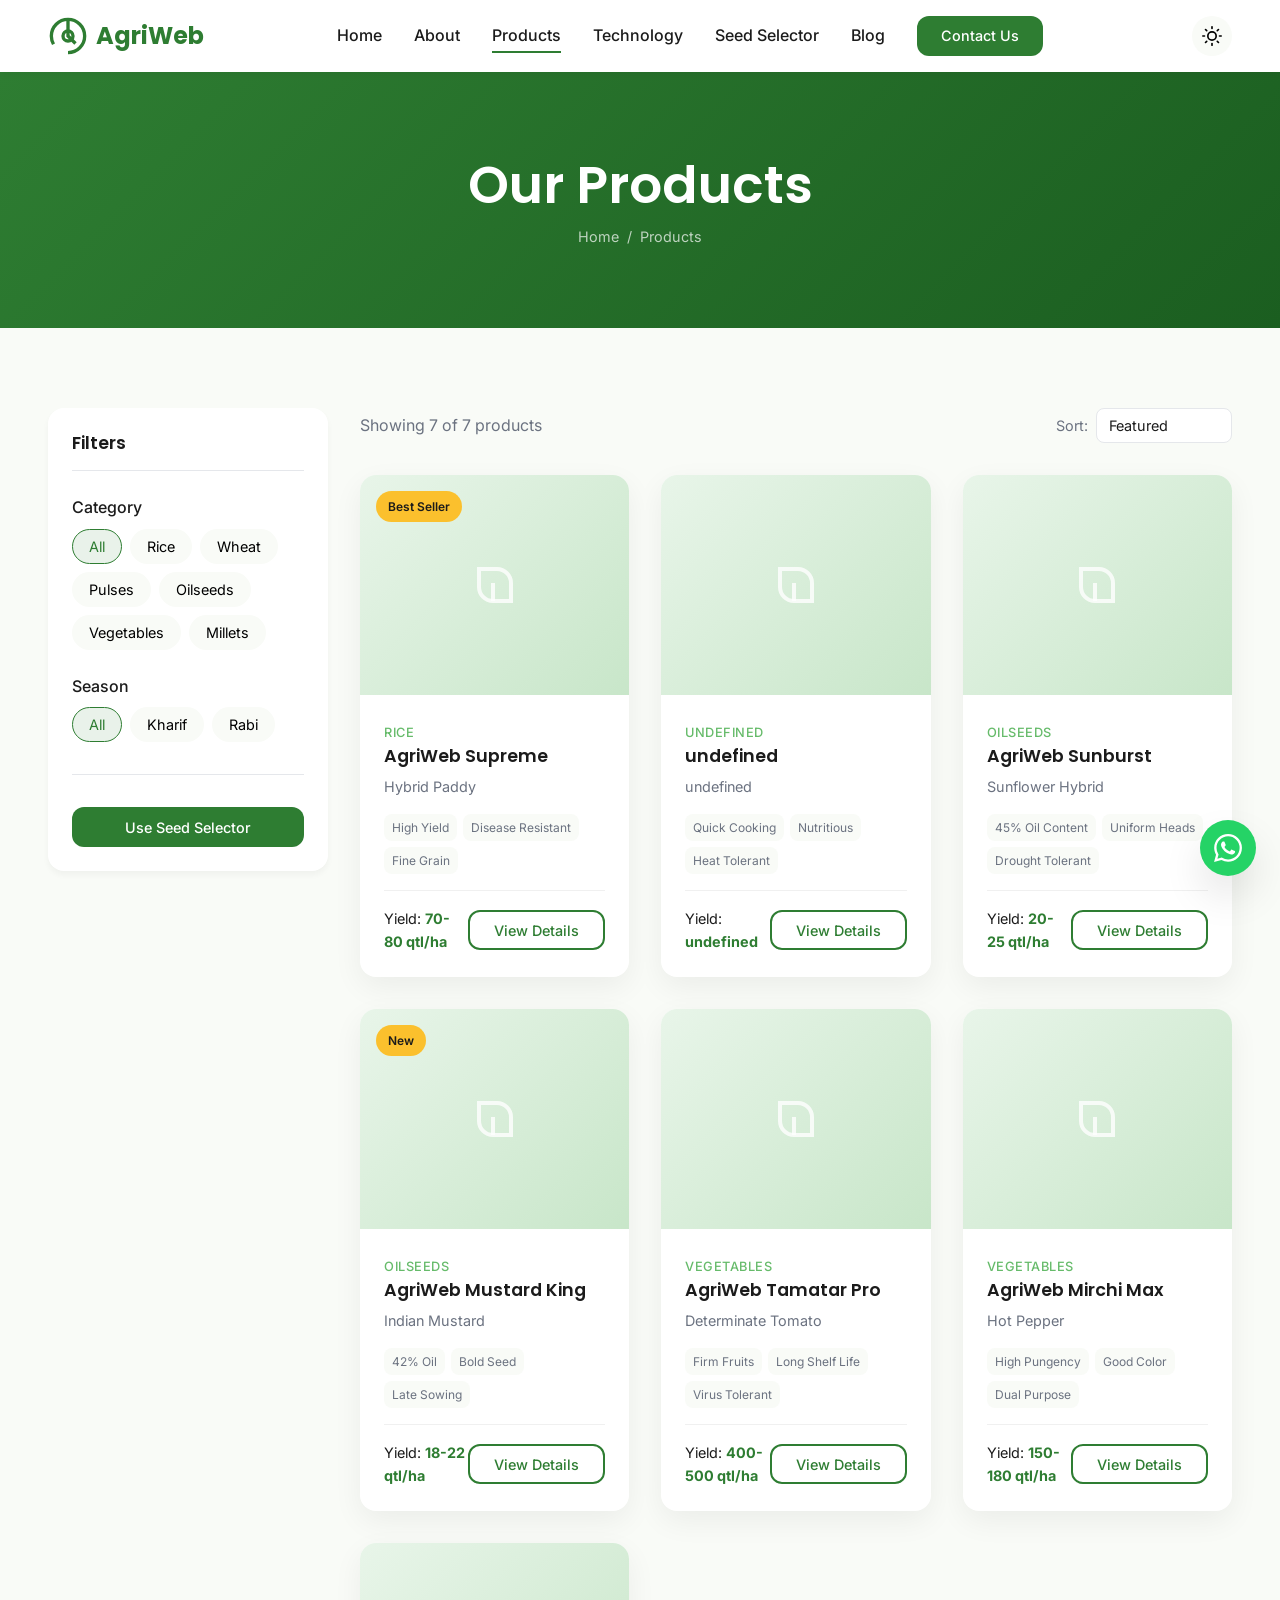
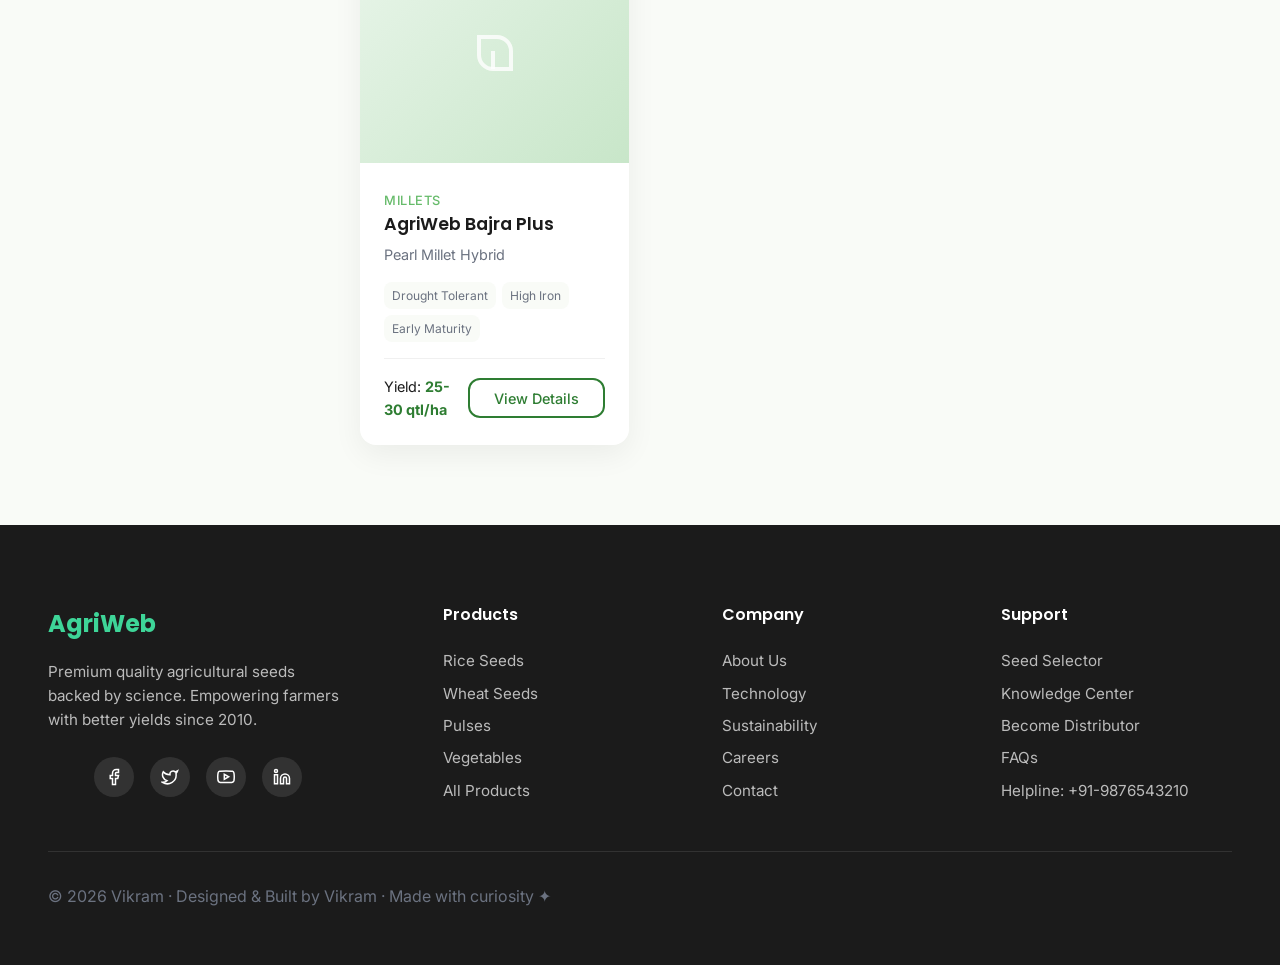
<file: products.html>
﻿<!DOCTYPE html>
<html lang="en">

<head>
    <meta charset="UTF-8">
    <meta name="viewport" content="width=device-width, initial-scale=1.0">
    <meta name="description" content="Browse AgriWeb's premium agricultural seeds.">
    <title>Products | AgriWeb</title>
    <link rel="preconnect" href="https://fonts.googleapis.com">
    <link rel="preconnect" href="https://fonts.gstatic.com" crossorigin>
    <link
        href="https://fonts.googleapis.com/css2?family=Inter:wght@400;500;600&family=Poppins:wght@600;700&display=swap"
        rel="stylesheet">
    <link rel="stylesheet" href="assets/css/base.css">
    <link rel="stylesheet" href="assets/css/layout.css">
    <link rel="stylesheet" href="assets/css/components.css">
    <link rel="stylesheet" href="assets/css/pages/products.css">
</head>

<body>
    <header class="header">
        <div class="container">
            <div class="header__inner">
                <a href="index.html" class="header__logo">
                    <svg xmlns="http://www.w3.org/2000/svg" width="40" height="40" viewBox="0 0 24 24" fill="none"
                        stroke="currentColor" stroke-width="2">
                        <path d="M12 2a10 10 0 0 1 0 20" />
                        <path d="M12 2C6.5 2 2 6.5 2 12c0 1.8.5 3.5 1.3 5" />
                        <path d="M12 2v10l4.5 4.5" />
                        <circle cx="12" cy="12" r="3" />
                    </svg>
                    AgriWeb
                </a>

                <!-- Desktop Navigation -->
                <nav class="nav">
                    <ul class="nav__list">
                        <li><a href="index.html" class="nav__link">Home</a></li>
                        <li><a href="about.html" class="nav__link">About</a></li>
                        <li><a href="products.html" class="nav__link active">Products</a></li>
                        <li><a href="technology.html" class="nav__link">Technology</a></li>
                        <li><a href="smart-selector.html" class="nav__link">Seed Selector</a></li>
                        <li><a href="blog.html" class="nav__link">Blog</a></li>
                        <li><a href="contact.html" class="btn btn--primary btn--sm">Contact Us</a></li>
                    </ul>
                </nav>

                <!-- Mobile Menu Toggle -->
                <button class="nav-toggle" aria-label="Toggle menu">
                    <span class="nav-toggle__bar"></span>
                    <span class="nav-toggle__bar"></span>
                    <span class="nav-toggle__bar"></span>
                </button>
            </div>
        </div>

        <!-- Mobile Menu -->
        <nav class="mobile-menu">
            <ul class="mobile-menu__list">
                <li><a href="index.html" class="mobile-menu__link">Home</a></li>
                <li><a href="about.html" class="mobile-menu__link">About Us</a></li>
                <li><a href="products.html" class="mobile-menu__link active">Products</a></li>
                <li><a href="technology.html" class="mobile-menu__link">Technology</a></li>
                <li><a href="sustainability.html" class="mobile-menu__link">Sustainability</a></li>
                <li><a href="smart-selector.html" class="mobile-menu__link">Smart Seed Selector</a></li>
                <li><a href="blog.html" class="mobile-menu__link">Blog</a></li>
                <li><a href="distributors.html" class="mobile-menu__link">Become a Distributor</a></li>
                <li><a href="careers.html" class="mobile-menu__link">Careers</a></li>
                <li><a href="contact.html" class="mobile-menu__link">Contact</a></li>
            </ul>
        </nav>
    </header>

    <main>
        <section class="page-header">
            <div class="container">
                <h1 class="page-header__title">Our Products</h1>
                <div class="page-header__breadcrumb"><a href="index.html">Home</a><span>/</span><span>Products</span>
                </div>
            </div>
        </section>

        <section class="section">
            <div class="container">
                <div class="products-layout">
                    <aside class="product-filters">
                        <h3 class="product-filters__title">Filters</h3>
                        <div class="filter-group">
                            <label class="filter-group__label">Category</label>
                            <div class="filter-tags">
                                <button class="filter-tag active" data-filter-type="category"
                                    data-filter="all">All</button>
                                <button class="filter-tag" data-filter-type="category" data-filter="rice">Rice</button>
                                <button class="filter-tag" data-filter-type="category"
                                    data-filter="wheat">Wheat</button>
                                <button class="filter-tag" data-filter-type="category"
                                    data-filter="pulses">Pulses</button>
                                <button class="filter-tag" data-filter-type="category"
                                    data-filter="oilseeds">Oilseeds</button>
                                <button class="filter-tag" data-filter-type="category"
                                    data-filter="vegetables">Vegetables</button>
                                <button class="filter-tag" data-filter-type="category"
                                    data-filter="millets">Millets</button>
                            </div>
                        </div>
                        <div class="filter-group">
                            <label class="filter-group__label">Season</label>
                            <div class="filter-tags">
                                <button class="filter-tag active" data-filter-type="season"
                                    data-filter="all">All</button>
                                <button class="filter-tag" data-filter-type="season"
                                    data-filter="kharif">Kharif</button>
                                <button class="filter-tag" data-filter-type="season" data-filter="rabi">Rabi</button>
                            </div>
                        </div>
                        <div
                            style="margin-top:var(--space-lg);padding-top:var(--space-lg);border-top:1px solid #e5e7eb;">
                            <a href="smart-selector.html" class="btn btn--primary btn--block btn--sm">Use Seed
                                Selector</a>
                        </div>
                    </aside>
                    <div>
                        <div class="products-toolbar">
                            <span id="products-count" class="products-count">Loading...</span>
                            <div class="products-sort">
                                <label for="product-sort">Sort:</label>
                                <select id="product-sort" class="form-select" style="width:auto;">
                                    <option value="featured">Featured</option>
                                    <option value="name-asc">Name: A-Z</option>
                                    <option value="yield-high">Highest Yield</option>
                                </select>
                            </div>
                        </div>
                        <div id="products-grid" class="products-grid">
                            <div style="grid-column:1/-1;text-align:center;padding:var(--space-2xl);">
                                <div class="loader" style="margin:0 auto;"></div>
                            </div>
                        </div>
                    </div>
                </div>
            </div>
        </section>
    </main>

    <!-- Footer -->
    <footer class="footer">
        <div class="container">
            <div class="footer__grid">
                <div class="footer__brand">
                    <div class="footer__logo">AgriWeb</div>
                    <p class="footer__desc">Premium quality agricultural seeds backed by science. Empowering farmers
                        with better
                        yields since 2010.</p>
                    <div class="footer__socials">
                        <a href="#" class="footer__social" aria-label="Facebook">
                            <svg xmlns="http://www.w3.org/2000/svg" width="18" height="18" viewBox="0 0 24 24"
                                fill="none" stroke="currentColor" stroke-width="2">
                                <path d="M18 2h-3a5 5 0 0 0-5 5v3H7v4h3v8h4v-8h3l1-4h-4V7a1 1 0 0 1 1-1h3z" />
                            </svg>
                        </a>
                        <a href="#" class="footer__social" aria-label="Twitter">
                            <svg xmlns="http://www.w3.org/2000/svg" width="18" height="18" viewBox="0 0 24 24"
                                fill="none" stroke="currentColor" stroke-width="2">
                                <path
                                    d="M22 4s-.7 2.1-2 3.4c1.6 10-9.4 17.3-18 11.6 2.2.1 4.4-.6 6-2C3 15.5.5 9.6 3 5c2.2 2.6 5.6 4.1 9 4-.9-4.2 4-6.6 7-3.8 1.1 0 3-1.2 3-1.2z" />
                            </svg>
                        </a>
                        <a href="#" class="footer__social" aria-label="YouTube">
                            <svg xmlns="http://www.w3.org/2000/svg" width="18" height="18" viewBox="0 0 24 24"
                                fill="none" stroke="currentColor" stroke-width="2">
                                <path
                                    d="M22.54 6.42a2.78 2.78 0 0 0-1.94-2C18.88 4 12 4 12 4s-6.88 0-8.6.46a2.78 2.78 0 0 0-1.94 2A29 29 0 0 0 1 11.75a29 29 0 0 0 .46 5.33A2.78 2.78 0 0 0 3.4 19c1.72.46 8.6.46 8.6.46s6.88 0 8.6-.46a2.78 2.78 0 0 0 1.94-2 29 29 0 0 0 .46-5.25 29 29 0 0 0-.46-5.33z" />
                                <polygon points="9.75 15.02 15.5 11.75 9.75 8.48 9.75 15.02" />
                            </svg>
                        </a>
                        <a href="#" class="footer__social" aria-label="LinkedIn">
                            <svg xmlns="http://www.w3.org/2000/svg" width="18" height="18" viewBox="0 0 24 24"
                                fill="none" stroke="currentColor" stroke-width="2">
                                <path
                                    d="M16 8a6 6 0 0 1 6 6v7h-4v-7a2 2 0 0 0-2-2 2 2 0 0 0-2 2v7h-4v-7a6 6 0 0 1 6-6z" />
                                <rect x="2" y="9" width="4" height="12" />
                                <circle cx="4" cy="4" r="2" />
                            </svg>
                        </a>
                    </div>
                </div>

                <div>
                    <h5 class="footer__heading">Products</h5>
                    <div class="footer__links">
                        <a href="products.html?category=rice" class="footer__link">Rice Seeds</a>
                        <a href="products.html?category=wheat" class="footer__link">Wheat Seeds</a>
                        <a href="products.html?category=pulses" class="footer__link">Pulses</a>
                        <a href="products.html?category=vegetables" class="footer__link">Vegetables</a>
                        <a href="products.html" class="footer__link">All Products</a>
                    </div>
                </div>

                <div>
                    <h5 class="footer__heading">Company</h5>
                    <div class="footer__links">
                        <a href="about.html" class="footer__link">About Us</a>
                        <a href="technology.html" class="footer__link">Technology</a>
                        <a href="sustainability.html" class="footer__link">Sustainability</a>
                        <a href="careers.html" class="footer__link">Careers</a>
                        <a href="contact.html" class="footer__link">Contact</a>
                    </div>
                </div>

                <div>
                    <h5 class="footer__heading">Support</h5>
                    <div class="footer__links">
                        <a href="smart-selector.html" class="footer__link">Seed Selector</a>
                        <a href="blog.html" class="footer__link">Knowledge Center</a>
                        <a href="distributors.html" class="footer__link">Become Distributor</a>
                        <a href="#" class="footer__link">FAQs</a>
                        <a href="tel:+919876543210" class="footer__link">Helpline: +91-9876543210</a>
                    </div>
                </div>
            </div>

            <div class="footer-bottom">
        <p>&copy; 2026 Vikram &middot; Designed &amp; Built by Vikram &middot; Made with curiosity ✦</p>
      </div>
    </div>
        </div>
    </footer>
    <!-- WhatsApp Float Button -->
    <a href="https://wa.me/919876543210" class="whatsapp-float" target="_blank" rel="noopener"
        aria-label="Chat on WhatsApp">
        <svg xmlns="http://www.w3.org/2000/svg" width="28" height="28" viewBox="0 0 24 24" fill="currentColor">
            <path
                d="M17.472 14.382c-.297-.149-1.758-.867-2.03-.967-.273-.099-.471-.148-.67.15-.197.297-.767.966-.94 1.164-.173.199-.347.223-.644.075-.297-.15-1.255-.463-2.39-1.475-.883-.788-1.48-1.761-1.653-2.059-.173-.297-.018-.458.13-.606.134-.133.298-.347.446-.52.149-.174.198-.298.298-.497.099-.198.05-.371-.025-.52-.075-.149-.669-1.612-.916-2.207-.242-.579-.487-.5-.669-.51-.173-.008-.371-.01-.57-.01-.198 0-.52.074-.792.372-.272.297-1.04 1.016-1.04 2.479 0 1.462 1.065 2.875 1.213 3.074.149.198 2.096 3.2 5.077 4.487.709.306 1.262.489 1.694.625.712.227 1.36.195 1.871.118.571-.085 1.758-.719 2.006-1.413.248-.694.248-1.289.173-1.413-.074-.124-.272-.198-.57-.347m-5.421 7.403h-.004a9.87 9.87 0 01-5.031-1.378l-.361-.214-3.741.982.998-3.648-.235-.374a9.86 9.86 0 01-1.51-5.26c.001-5.45 4.436-9.884 9.888-9.884 2.64 0 5.122 1.03 6.988 2.898a9.825 9.825 0 012.893 6.994c-.003 5.45-4.437 9.884-9.885 9.884m8.413-18.297A11.815 11.815 0 0012.05 0C5.495 0 .16 5.335.157 11.892c0 2.096.547 4.142 1.588 5.945L.057 24l6.305-1.654a11.882 11.882 0 005.683 1.448h.005c6.554 0 11.89-5.335 11.893-11.893a11.821 11.821 0 00-3.48-8.413z" />
        </svg>
    </a>

    <script src="assets/js/core/protection.js"></script>
    <script src="assets/js/core/theme-lang.js"></script>
    <script src="assets/js/core/main.js"></script>
    <script src="assets/js/modules/product-filter.js"></script>
</body>

</html>
</file>
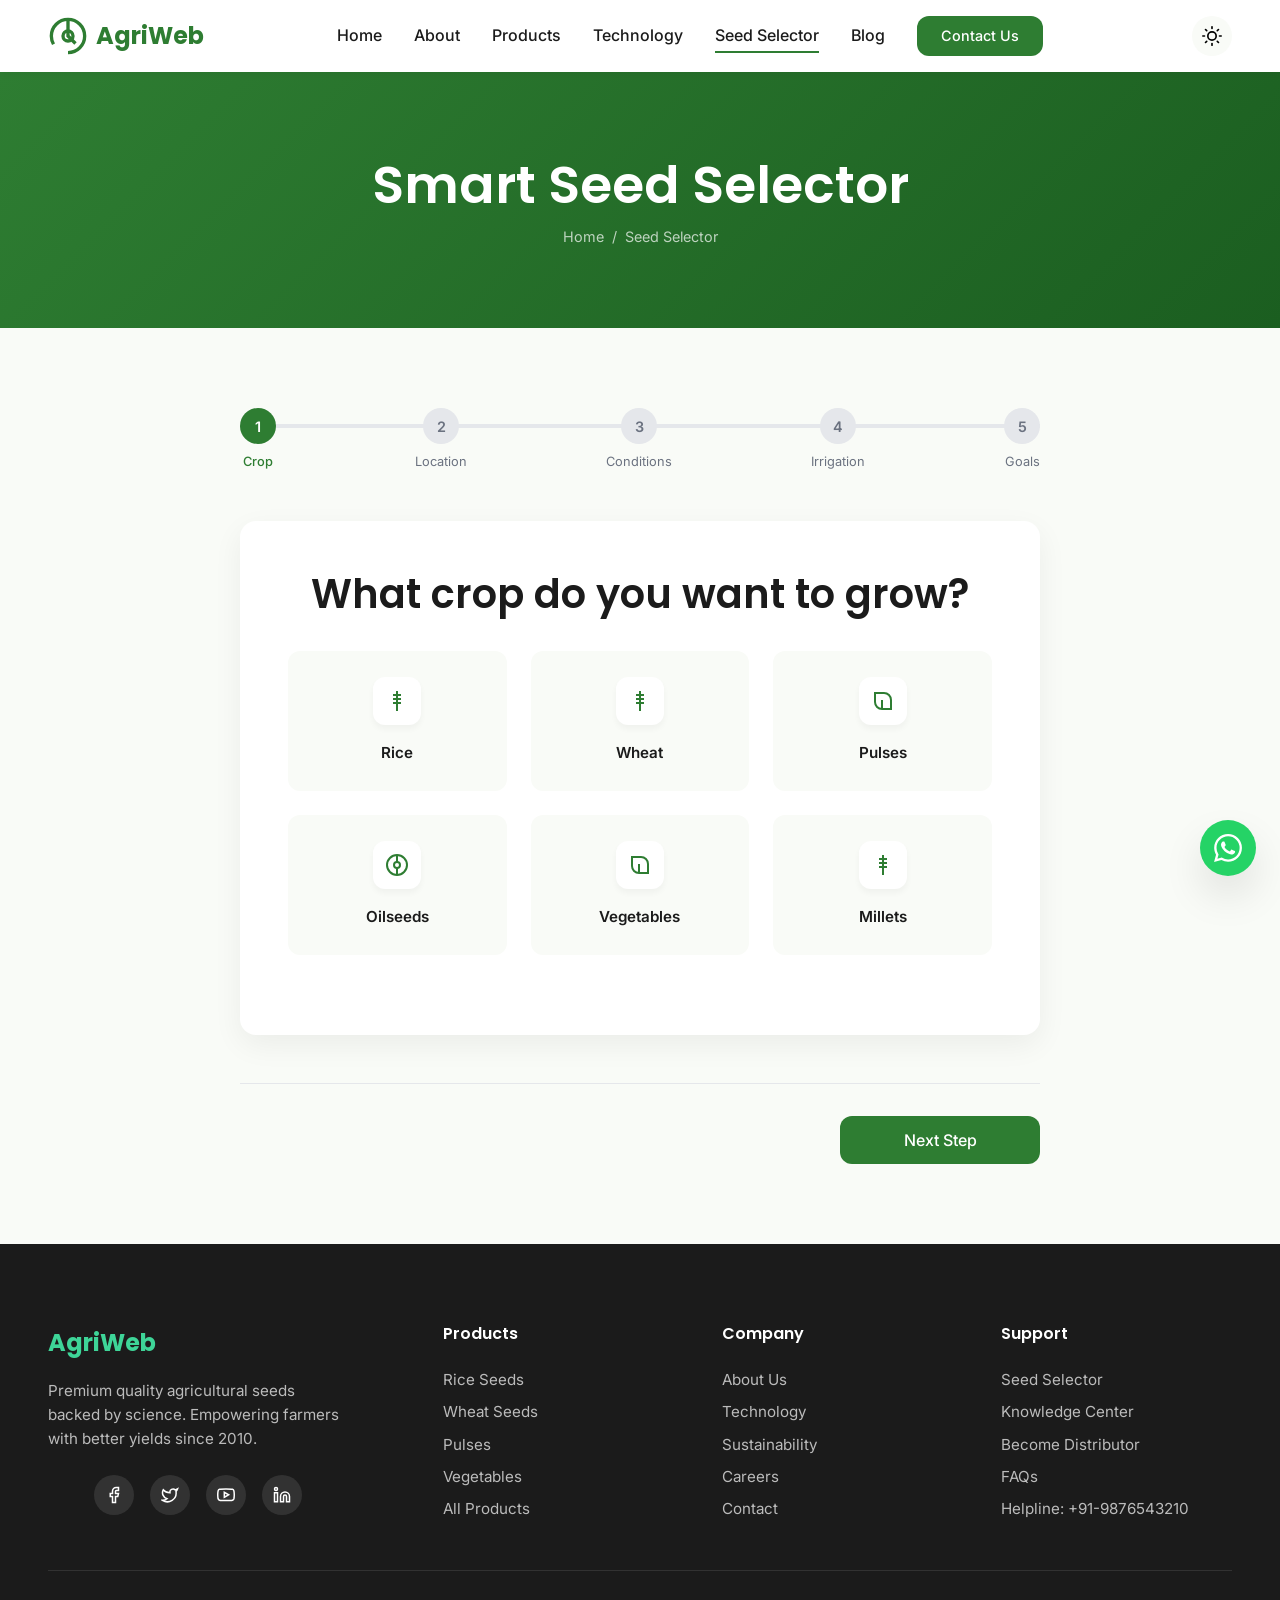
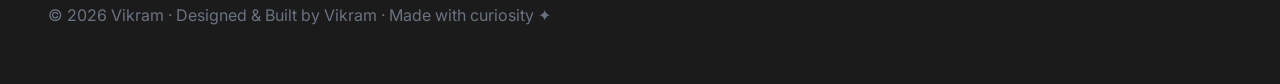
<file: smart-selector.html>
<!DOCTYPE html>
<html lang="en">

<head>
    <meta charset="UTF-8">
    <meta name="viewport" content="width=device-width, initial-scale=1.0">
    <meta name="description"
        content="Find the perfect seed variety for your farm with AgriWeb's Smart Seed Selector tool.">
    <title>Smart Seed Selector | AgriWeb</title>
    <link rel="preconnect" href="https://fonts.googleapis.com">
    <link rel="preconnect" href="https://fonts.gstatic.com" crossorigin>
    <link
        href="https://fonts.googleapis.com/css2?family=Inter:wght@400;500;600&family=Poppins:wght@600;700&display=swap"
        rel="stylesheet">
    <link rel="stylesheet" href="assets/css/base.css">
    <link rel="stylesheet" href="assets/css/layout.css">
    <link rel="stylesheet" href="assets/css/components.css">
    <link rel="stylesheet" href="assets/css/pages/selector.css">
</head>

<body>
    <header class="header">
        <div class="container">
            <div class="header__inner">
                <a href="index.html" class="header__logo">
                    <svg xmlns="http://www.w3.org/2000/svg" width="40" height="40" viewBox="0 0 24 24" fill="none"
                        stroke="currentColor" stroke-width="2">
                        <path d="M12 2a10 10 0 0 1 0 20" />
                        <path d="M12 2C6.5 2 2 6.5 2 12c0 1.8.5 3.5 1.3 5" />
                        <path d="M12 2v10l4.5 4.5" />
                        <circle cx="12" cy="12" r="3" />
                    </svg>
                    AgriWeb
                </a>

                <!-- Desktop Navigation -->
                <nav class="nav">
                    <ul class="nav__list">
                        <li><a href="index.html" class="nav__link">Home</a></li>
                        <li><a href="about.html" class="nav__link">About</a></li>
                        <li><a href="products.html" class="nav__link">Products</a></li>
                        <li><a href="technology.html" class="nav__link">Technology</a></li>
                        <li><a href="smart-selector.html" class="nav__link active">Seed Selector</a></li>
                        <li><a href="blog.html" class="nav__link">Blog</a></li>
                        <li><a href="contact.html" class="btn btn--primary btn--sm">Contact Us</a></li>
                    </ul>
                </nav>

                <!-- Mobile Menu Toggle -->
                <button class="nav-toggle" aria-label="Toggle menu">
                    <span class="nav-toggle__bar"></span>
                    <span class="nav-toggle__bar"></span>
                    <span class="nav-toggle__bar"></span>
                </button>
            </div>
        </div>

        <!-- Mobile Menu -->
        <nav class="mobile-menu">
            <ul class="mobile-menu__list">
                <li><a href="index.html" class="mobile-menu__link">Home</a></li>
                <li><a href="about.html" class="mobile-menu__link">About Us</a></li>
                <li><a href="products.html" class="mobile-menu__link">Products</a></li>
                <li><a href="technology.html" class="mobile-menu__link">Technology</a></li>
                <li><a href="sustainability.html" class="mobile-menu__link">Sustainability</a></li>
                <li><a href="smart-selector.html" class="mobile-menu__link active">Smart Seed Selector</a></li>
                <li><a href="blog.html" class="mobile-menu__link">Blog</a></li>
                <li><a href="distributors.html" class="mobile-menu__link">Become a Distributor</a></li>
                <li><a href="careers.html" class="mobile-menu__link">Careers</a></li>
                <li><a href="contact.html" class="mobile-menu__link">Contact</a></li>
            </ul>
        </nav>
    </header>

    <main>
        <section class="page-header">
            <div class="container">
                <h1 class="page-header__title">Smart Seed Selector</h1>
                <div class="page-header__breadcrumb"><a href="index.html">Home</a><span>/</span><span>Seed
                        Selector</span></div>
            </div>
        </section>

        <section class="section">
            <div class="container">
                <div class="selector-container">
                    <!-- Progress Bar -->
                    <div class="selector-progress">
                        <div class="progress-bar">
                            <div class="progress-bar__fill" style="width:0%"></div>
                            <div class="progress-step active"><span class="progress-step__circle">1</span><span
                                    class="progress-step__label">Crop</span></div>
                            <div class="progress-step"><span class="progress-step__circle">2</span><span
                                    class="progress-step__label">Location</span></div>
                            <div class="progress-step"><span class="progress-step__circle">3</span><span
                                    class="progress-step__label">Conditions</span></div>
                            <div class="progress-step"><span class="progress-step__circle">4</span><span
                                    class="progress-step__label">Irrigation</span></div>
                            <div class="progress-step"><span class="progress-step__circle">5</span><span
                                    class="progress-step__label">Goals</span></div>
                        </div>
                    </div>

                    <!-- Selector Card -->
                    <div class="selector-card">
                        <!-- Step 1: Crop Type -->
                        <div class="selector-step active" data-step="1">
                            <h2 class="selector-card__title">What crop do you want to grow?</h2>
                            <div class="option-grid" data-field="crop">
                                <div class="option-card" data-value="rice">
                                    <div class="option-card__icon" aria-hidden="true"><svg xmlns="http://www.w3.org/2000/svg" width="32" height="32" viewBox="0 0 24 24" fill="none" stroke="var(--primary-green)" stroke-width="2"><path d="M12 2v20"/><path d="M8 6h8"/><path d="M8 10h8"/><path d="M8 14h8"/></svg></div>
                                    <div class="option-card__title">Rice</div>
                                </div>
                                <div class="option-card" data-value="wheat">
                                    <div class="option-card__icon" aria-hidden="true"><svg xmlns="http://www.w3.org/2000/svg" width="32" height="32" viewBox="0 0 24 24" fill="none" stroke="var(--primary-green)" stroke-width="2"><path d="M12 2v20"/><path d="M8 6h8"/><path d="M8 10h8"/><path d="M8 14h8"/></svg></div>
                                    <div class="option-card__title">Wheat</div>
                                </div>
                                <div class="option-card" data-value="pulses">
                                    <div class="option-card__icon" aria-hidden="true"><svg xmlns="http://www.w3.org/2000/svg" width="32" height="32" viewBox="0 0 24 24" fill="none" stroke="var(--primary-green)" stroke-width="2"><path d="M11 20A7 7 0 0 1 4 13V4h9a7 7 0 0 1 7 7v9h-9Z"/><path d="M11 20V11"/></svg></div>
                                    <div class="option-card__title">Pulses</div>
                                </div>
                                <div class="option-card" data-value="oilseeds">
                                    <div class="option-card__icon" aria-hidden="true"><svg xmlns="http://www.w3.org/2000/svg" width="32" height="32" viewBox="0 0 24 24" fill="none" stroke="var(--primary-green)" stroke-width="2"><circle cx="12" cy="12" r="10"/><circle cx="12" cy="12" r="3"/><path d="M12 2v7"/><path d="M12 15v7"/></svg></div>
                                    <div class="option-card__title">Oilseeds</div>
                                </div>
                                <div class="option-card" data-value="vegetables">
                                    <div class="option-card__icon" aria-hidden="true"><svg xmlns="http://www.w3.org/2000/svg" width="32" height="32" viewBox="0 0 24 24" fill="none" stroke="var(--primary-green)" stroke-width="2"><path d="M11 20A7 7 0 0 1 4 13V4h9a7 7 0 0 1 7 7v9h-9Z"/><path d="M11 20V11"/></svg></div>
                                    <div class="option-card__title">Vegetables</div>
                                </div>
                                <div class="option-card" data-value="millets">
                                    <div class="option-card__icon" aria-hidden="true"><svg xmlns="http://www.w3.org/2000/svg" width="32" height="32" viewBox="0 0 24 24" fill="none" stroke="var(--primary-green)" stroke-width="2"><path d="M12 2v20"/><path d="M8 6h8"/><path d="M8 10h8"/><path d="M8 14h8"/></svg></div>
                                    <div class="option-card__title">Millets</div>
                                </div>
                            </div>
                        </div>

                        <!-- Step 2: Location -->
                        <div class="selector-step" data-step="2">
                            <h2 class="selector-card__title">Select your region</h2>
                            <div class="option-grid" data-field="location">
                                <div class="option-card" data-value="north">
                                    <div class="option-card__title">North India</div>
                                    <div class="option-card__desc">Punjab, Haryana, UP</div>
                                </div>
                                <div class="option-card" data-value="south">
                                    <div class="option-card__title">South India</div>
                                    <div class="option-card__desc">TN, AP, Karnataka</div>
                                </div>
                                <div class="option-card" data-value="east">
                                    <div class="option-card__title">East India</div>
                                    <div class="option-card__desc">WB, Bihar, Odisha</div>
                                </div>
                                <div class="option-card" data-value="west">
                                    <div class="option-card__title">West India</div>
                                    <div class="option-card__desc">Maharashtra, Gujarat</div>
                                </div>
                                <div class="option-card" data-value="central">
                                    <div class="option-card__title">Central India</div>
                                    <div class="option-card__desc">MP, Chhattisgarh</div>
                                </div>
                            </div>
                        </div>

                        <!-- Step 3: Soil & Season -->
                        <div class="selector-step" data-step="3">
                            <h2 class="selector-card__title">Soil Type & Season</h2>
                            <p class="selector-card__subtitle">Tell us about your growing conditions</p>
                            <h4 style="margin-bottom:var(--space-sm);">Soil Type</h4>
                            <div class="option-grid" data-field="soil" style="margin-bottom:var(--space-lg);">
                                <div class="option-card" data-value="clay">
                                    <div class="option-card__title">Clay</div>
                                </div>
                                <div class="option-card" data-value="loamy">
                                    <div class="option-card__title">Loamy</div>
                                </div>
                                <div class="option-card" data-value="sandy-loam">
                                    <div class="option-card__title">Sandy Loam</div>
                                </div>
                                <div class="option-card" data-value="black">
                                    <div class="option-card__title">Black Soil</div>
                                </div>
                            </div>
                            <h4 style="margin-bottom:var(--space-sm);">Season</h4>
                            <div class="option-grid" data-field="season">
                                <div class="option-card" data-value="kharif">
                                    <div class="option-card__title">Kharif</div>
                                    <div class="option-card__desc">Jun-Oct</div>
                                </div>
                                <div class="option-card" data-value="rabi">
                                    <div class="option-card__title">Rabi</div>
                                    <div class="option-card__desc">Nov-Mar</div>
                                </div>
                            </div>
                        </div>

                        <!-- Step 4: Irrigation -->
                        <div class="selector-step" data-step="4">
                            <h2 class="selector-card__title">Irrigation Availability</h2>
                            <div class="option-grid" da                                <div class="option-card" data-value="irrigated">
                                    <div class="option-card__icon" aria-hidden="true"><svg xmlns="http://www.w3.org/2000/svg" width="32" height="32" viewBox="0 0 24 24" fill="none" stroke="var(--primary-green)" stroke-width="2"><path d="M12 22a7 7 0 0 0 7-7c0-2-1-3.9-3-5.5s-3.5-4-4-6.5c-.5 2.5-2 4.9-4 6.5C6 11.1 5 13 5 15a7 7 0 0 0 7 7z"/></svg></div>
                                    <div class="option-card__title">Irrigated</div>
                                    <div class="option-card__desc">Regular water supply</div>
                                </div>
                                <div class="option-card" data-value="rainfed">
                                    <div class="option-card__icon" aria-hidden="true"><svg xmlns="http://www.w3.org/2000/svg" width="32" height="32" viewBox="0 0 24 24" fill="none" stroke="var(--primary-green)" stroke-width="2"><path d="M4 14.899A7 7 0 1 1 15.71 8h1.79a4.5 4.5 0 0 1 2.5 8.242"/><path d="M16 14v6"/><path d="M8 14v6"/><path d="M12 16v6"/></svg></div>
                                    <div class="option-card__title">Rainfed</div>
                                    <div class="option-card__desc">Depends on rainfall</div>
                                </div>
                                <div class="option-card" data-value="both">
                                    <div class="option-card__icon" aria-hidden="true"><svg xmlns="http://www.w3.org/2000/svg" width="32" height="32" viewBox="0 0 24 24" fill="none" stroke="var(--primary-green)" stroke-width="2"><path d="M2 12h4l2-3 4 6 2-3h4"/><path d="M22 17H2"/></svg></div>
                                    <div class="option-card__title">Partial</div>
                                    <div class="option-card__desc">Limited irrigation</div>
                                </div>
                            </div>
                        </div>

                        <!-- Step 5: Goals -->
                        <div class="selector-step" data-step="5">
                            <h2 class="selector-card__title">What's your priority?</h2>
                            <div class="option-grid" data-field="goal">
                                <div class="option-card" data-value="yield">
                                    <div class="option-card__icon" aria-hidden="true"><svg xmlns="http://www.w3.org/2000/svg" width="32" height="32" viewBox="0 0 24 24" fill="none" stroke="var(--primary-green)" stroke-width="2"><polyline points="23 6 13.5 15.5 8.5 10.5 1 18"/><polyline points="17 6 23 6 23 12"/></svg></div>
                                    <div class="option-card__title">Maximum Yield</div>
                                </div>
                                <div class="option-card" data-value="quality">
                                    <div class="option-card__icon" aria-hidden="true"><svg xmlns="http://www.w3.org/2000/svg" width="32" height="32" viewBox="0 0 24 24" fill="none" stroke="var(--primary-green)" stroke-width="2"><polygon points="12 2 15.09 8.26 22 9.27 17 14.14 18.18 21.02 12 17.77 5.82 21.02 7 14.14 2 9.27 8.91 8.26 12 2"/></svg></div>
                                    <div class="option-card__title">Premium Quality</div>
                                </div>
                                <div class="option-card" data-value="resistance">
                                    <div class="option-card__icon" aria-hidden="true"><svg xmlns="http://www.w3.org/2000/svg" width="32" height="32" viewBox="0 0 24 24" fill="none" stroke="var(--primary-green)" stroke-width="2"><path d="M12 22s8-4 8-10V5l-8-3-8 3v7c0 6 8 10 8 10z"/></svg></div>
                                    <div class="option-card__title">Disease Resistance</div>
                                </div>
                                <div class="option-card" data-value="early">
                                    <div class="option-card__icon" aria-hidden="true"><svg xmlns="http://www.w3.org/2000/svg" width="32" height="32" viewBox="0 0 24 24" fill="none" stroke="var(--primary-green)" stroke-width="2"><circle cx="12" cy="12" r="10"/><polyline points="12 6 12 12 16 14"/></svg></div>
                                    <div class="option-card__title">Early Maturity</div>
                                </div>
                            </div>
                        </div>

                        <!-- Results -->
                        <div class="selector-step selector-results" data-step="results">
                            <div class="results-icon"><svg xmlns="http://www.w3.org/2000/svg" width="40" height="40"
                                    viewBox="0 0 24 24" fill="none" stroke="currentColor" stroke-width="2">
                                    <polyline points="20 6 9 17 4 12" />
                                </svg></div>
                            <h2>Your Recommended Seeds</h2>
                            <p>Based on your inputs, here are the best matches for your farm:</p>
                            <div class="recommended-seeds"></div>
                            <div style="margin-top:var(--space-lg);"><a href="products.html"
                                    class="btn btn--secondary">View All Products</a></div>
                        </div>

                        <!-- Navigation -->
                        <div class="selector-nav">
                            <button id="selector-prev" class="btn btn--secondary" style="visibility:hidden;">â†
                                Back</button>
                            <button id="selector-next" class="btn btn--primary">Next Step â†’</button>
                            <button id="selector-restart" class="btn btn--primary" style="display:none;">Start
                                Over</button>
                        </div>
                    </div>
                </div>
            </div>
        </section>
    </main>

    <footer class="footer">
        <div class="container">
            <div class="footer__grid">
                <div class="footer__brand">
                    <div class="footer__logo">AgriWeb</div>
                    <p class="footer__desc">Premium quality agricultural seeds backed by science. Empowering farmers
                        with better
                        yields since 2010.</p>
                    <div class="footer__socials">
                        <a href="#" class="footer__social" aria-label="Facebook">
                            <svg xmlns="http://www.w3.org/2000/svg" width="18" height="18" viewBox="0 0 24 24"
                                fill="none" stroke="currentColor" stroke-width="2">
                                <path d="M18 2h-3a5 5 0 0 0-5 5v3H7v4h3v8h4v-8h3l1-4h-4V7a1 1 0 0 1 1-1h3z" />
                            </svg>
                        </a>
                        <a href="#" class="footer__social" aria-label="Twitter">
                            <svg xmlns="http://www.w3.org/2000/svg" width="18" height="18" viewBox="0 0 24 24"
                                fill="none" stroke="currentColor" stroke-width="2">
                                <path
                                    d="M22 4s-.7 2.1-2 3.4c1.6 10-9.4 17.3-18 11.6 2.2.1 4.4-.6 6-2C3 15.5.5 9.6 3 5c2.2 2.6 5.6 4.1 9 4-.9-4.2 4-6.6 7-3.8 1.1 0 3-1.2 3-1.2z" />
                            </svg>
                        </a>
                        <a href="#" class="footer__social" aria-label="YouTube">
                            <svg xmlns="http://www.w3.org/2000/svg" width="18" height="18" viewBox="0 0 24 24"
                                fill="none" stroke="currentColor" stroke-width="2">
                                <path
                                    d="M22.54 6.42a2.78 2.78 0 0 0-1.94-2C18.88 4 12 4 12 4s-6.88 0-8.6.46a2.78 2.78 0 0 0-1.94 2A29 29 0 0 0 1 11.75a29 29 0 0 0 .46 5.33A2.78 2.78 0 0 0 3.4 19c1.72.46 8.6.46 8.6.46s6.88 0 8.6-.46a2.78 2.78 0 0 0 1.94-2 29 29 0 0 0 .46-5.25 29 29 0 0 0-.46-5.33z" />
                                <polygon points="9.75 15.02 15.5 11.75 9.75 8.48 9.75 15.02" />
                            </svg>
                        </a>
                        <a href="#" class="footer__social" aria-label="LinkedIn">
                            <svg xmlns="http://www.w3.org/2000/svg" width="18" height="18" viewBox="0 0 24 24"
                                fill="none" stroke="currentColor" stroke-width="2">
                                <path
                                    d="M16 8a6 6 0 0 1 6 6v7h-4v-7a2 2 0 0 0-2-2 2 2 0 0 0-2 2v7h-4v-7a6 6 0 0 1 6-6z" />
                                <rect x="2" y="9" width="4" height="12" />
                                <circle cx="4" cy="4" r="2" />
                            </svg>
                        </a>
                    </div>
                </div>

                <div>
                    <h5 class="footer__heading">Products</h5>
                    <div class="footer__links">
                        <a href="products.html?category=rice" class="footer__link">Rice Seeds</a>
                        <a href="products.html?category=wheat" class="footer__link">Wheat Seeds</a>
                        <a href="products.html?category=pulses" class="footer__link">Pulses</a>
                        <a href="products.html?category=vegetables" class="footer__link">Vegetables</a>
                        <a href="products.html" class="footer__link">All Products</a>
                    </div>
                </div>

                <div>
                    <h5 class="footer__heading">Company</h5>
                    <div class="footer__links">
                        <a href="about.html" class="footer__link">About Us</a>
                        <a href="technology.html" class="footer__link">Technology</a>
                        <a href="sustainability.html" class="footer__link">Sustainability</a>
                        <a href="careers.html" class="footer__link">Careers</a>
                        <a href="contact.html" class="footer__link">Contact</a>
                    </div>
                </div>

                <div>
                    <h5 class="footer__heading">Support</h5>
                    <div class="footer__links">
                        <a href="smart-selector.html" class="footer__link">Seed Selector</a>
                        <a href="blog.html" class="footer__link">Knowledge Center</a>
                        <a href="distributors.html" class="footer__link">Become Distributor</a>
                        <a href="#" class="footer__link">FAQs</a>
                        <a href="tel:+919876543210" class="footer__link">Helpline: +91-9876543210</a>
                    </div>
                </div>
            </div>

            <div class="footer-bottom">
        <p>&copy; 2026 Vikram &middot; Designed &amp; Built by Vikram &middot; Made with curiosity ✦</p>
      </div>
    </div>
        </div>
    </footer>

    <!-- WhatsApp Float Button -->
    <a href="https://wa.me/919876543210" class="whatsapp-float" target="_blank" rel="noopener"
        aria-label="Chat on WhatsApp">
        <svg xmlns="http://www.w3.org/2000/svg" width="28" height="28" viewBox="0 0 24 24" fill="currentColor">
            <path
                d="M17.472 14.382c-.297-.149-1.758-.867-2.03-.967-.273-.099-.471-.148-.67.15-.197.297-.767.966-.94 1.164-.173.199-.347.223-.644.075-.297-.15-1.255-.463-2.39-1.475-.883-.788-1.48-1.761-1.653-2.059-.173-.297-.018-.458.13-.606.134-.133.298-.347.446-.52.149-.174.198-.298.298-.497.099-.198.05-.371-.025-.52-.075-.149-.669-1.612-.916-2.207-.242-.579-.487-.5-.669-.51-.173-.008-.371-.01-.57-.01-.198 0-.52.074-.792.372-.272.297-1.04 1.016-1.04 2.479 0 1.462 1.065 2.875 1.213 3.074.149.198 2.096 3.2 5.077 4.487.709.306 1.262.489 1.694.625.712.227 1.36.195 1.871.118.571-.085 1.758-.719 2.006-1.413.248-.694.248-1.289.173-1.413-.074-.124-.272-.198-.57-.347m-5.421 7.403h-.004a9.87 9.87 0 01-5.031-1.378l-.361-.214-3.741.982.998-3.648-.235-.374a9.86 9.86 0 01-1.51-5.26c.001-5.45 4.436-9.884 9.888-9.884 2.64 0 5.122 1.03 6.988 2.898a9.825 9.825 0 012.893 6.994c-.003 5.45-4.437 9.884-9.885 9.884m8.413-18.297A11.815 11.815 0 0012.05 0C5.495 0 .16 5.335.157 11.892c0 2.096.547 4.142 1.588 5.945L.057 24l6.305-1.654a11.882 11.882 0 005.683 1.448h.005c6.554 0 11.89-5.335 11.893-11.893a11.821 11.821 0 00-3.48-8.413z" />
        </svg>
    </a>

    <script src="assets/js/core/protection.js"></script>
    <script src="assets/js/core/theme-lang.js"></script>
    <script src="assets/js/core/main.js"></script>
    <script src="assets/js/modules/selector-logic.js"></script>
</body>

</html>
</file>
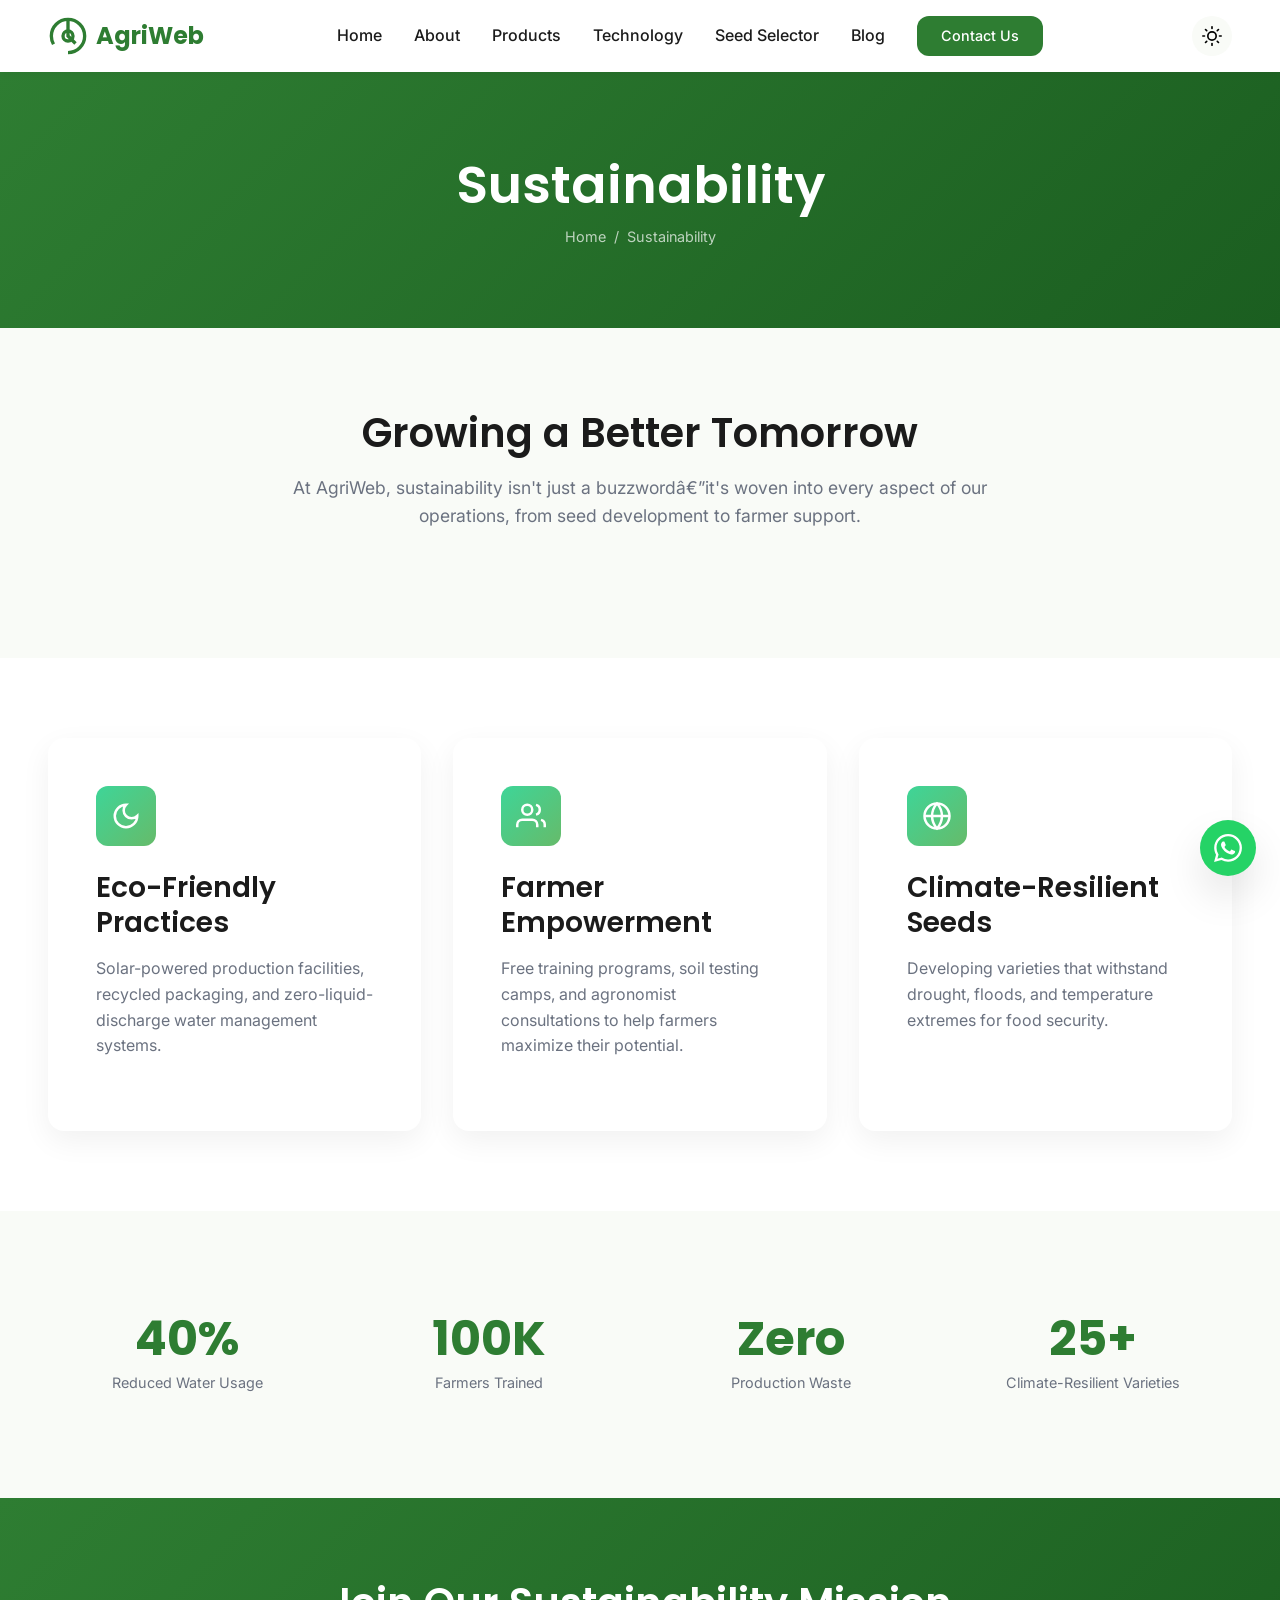
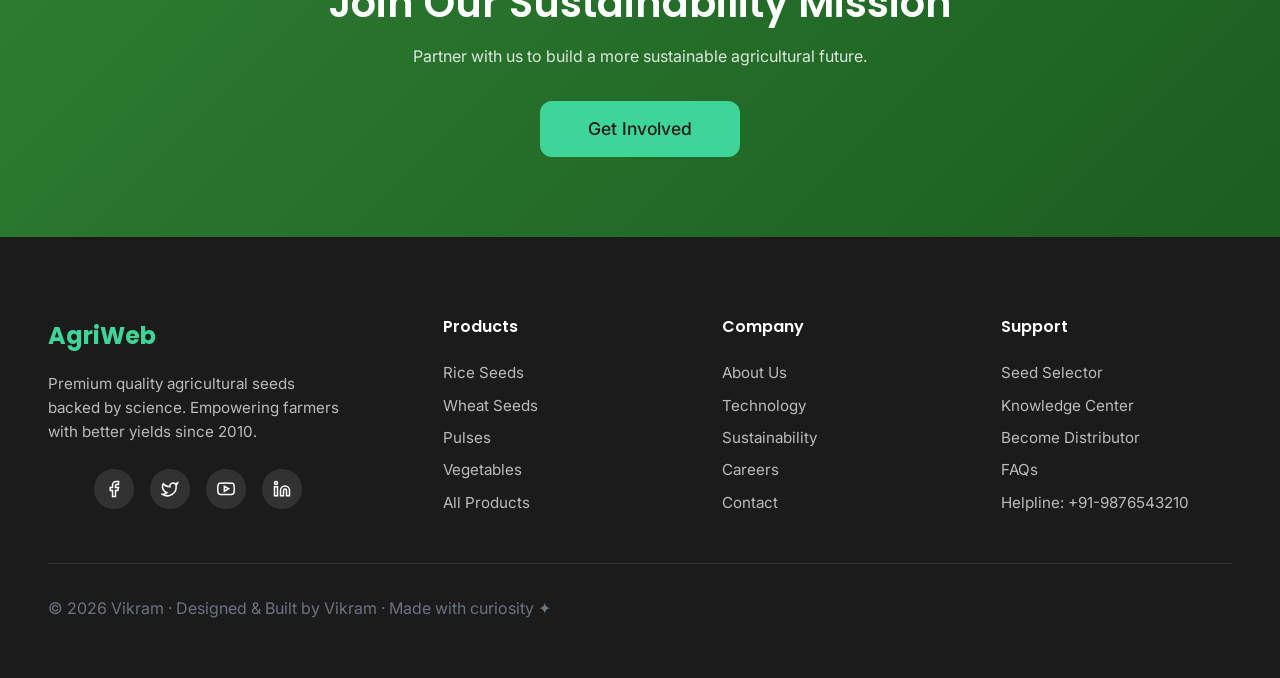
<file: sustainability.html>
﻿<!DOCTYPE html>
<html lang="en">

<head>
    <meta charset="UTF-8">
    <meta name="viewport" content="width=device-width, initial-scale=1.0">
    <meta name="description"
        content="AgriWeb's commitment to sustainable agriculture and farmer empowerment.">
    <title>Sustainability | AgriWeb</title>
    <link rel="preconnect" href="https://fonts.googleapis.com">
    <link rel="preconnect" href="https://fonts.gstatic.com" crossorigin>
    <link
        href="https://fonts.googleapis.com/css2?family=Inter:wght@400;500;600&family=Poppins:wght@600;700&display=swap"
        rel="stylesheet">
    <link rel="stylesheet" href="assets/css/base.css">
    <link rel="stylesheet" href="assets/css/layout.css">
    <link rel="stylesheet" href="assets/css/components.css">
</head>

<body>
    <header class="header">
        <div class="container">
            <div class="header__inner">
                <a href="index.html" class="header__logo">
                    <svg xmlns="http://www.w3.org/2000/svg" width="40" height="40" viewBox="0 0 24 24" fill="none"
                        stroke="currentColor" stroke-width="2">
                        <path d="M12 2a10 10 0 0 1 0 20" />
                        <path d="M12 2C6.5 2 2 6.5 2 12c0 1.8.5 3.5 1.3 5" />
                        <path d="M12 2v10l4.5 4.5" />
                        <circle cx="12" cy="12" r="3" />
                    </svg>
                    AgriWeb
                </a>

                <!-- Desktop Navigation -->
                <nav class="nav">
                    <ul class="nav__list">
                        <li><a href="index.html" class="nav__link">Home</a></li>
                        <li><a href="about.html" class="nav__link">About</a></li>
                        <li><a href="products.html" class="nav__link">Products</a></li>
                        <li><a href="technology.html" class="nav__link">Technology</a></li>
                        <li><a href="smart-selector.html" class="nav__link">Seed Selector</a></li>
                        <li><a href="blog.html" class="nav__link">Blog</a></li>
                        <li><a href="contact.html" class="btn btn--primary btn--sm">Contact Us</a></li>
                    </ul>
                </nav>

                <!-- Mobile Menu Toggle -->
                <button class="nav-toggle" aria-label="Toggle menu">
                    <span class="nav-toggle__bar"></span>
                    <span class="nav-toggle__bar"></span>
                    <span class="nav-toggle__bar"></span>
                </button>
            </div>
        </div>

        <!-- Mobile Menu -->
        <nav class="mobile-menu">
            <ul class="mobile-menu__list">
                <li><a href="index.html" class="mobile-menu__link">Home</a></li>
                <li><a href="about.html" class="mobile-menu__link">About Us</a></li>
                <li><a href="products.html" class="mobile-menu__link">Products</a></li>
                <li><a href="technology.html" class="mobile-menu__link">Technology</a></li>
                <li><a href="sustainability.html" class="mobile-menu__link active">Sustainability</a></li>
                <li><a href="smart-selector.html" class="mobile-menu__link">Smart Seed Selector</a></li>
                <li><a href="blog.html" class="mobile-menu__link">Blog</a></li>
                <li><a href="distributors.html" class="mobile-menu__link">Become a Distributor</a></li>
                <li><a href="careers.html" class="mobile-menu__link">Careers</a></li>
                <li><a href="contact.html" class="mobile-menu__link">Contact</a></li>
            </ul>
        </nav>
    </header>

    <main>
        <section class="page-header">
            <div class="container">
                <h1 class="page-header__title">Sustainability</h1>
                <div class="page-header__breadcrumb"><a
                        href="index.html">Home</a><span>/</span><span>Sustainability</span></div>
            </div>
        </section>

        <section class="section">
            <div class="container text-center">
                <h2>Growing a Better Tomorrow</h2>
                <p class="section-subtitle">At AgriWeb, sustainability isn't just a buzzwordâ€”it's woven into
                    every
                    aspect of our operations, from seed development to farmer support.</p>
            </div>
        </section>

        <section class="section section--alt">
            <div class="container">
                <div class="grid grid--3">
                    <div class="card" style="padding:var(--space-xl);">
                        <div
                            style="width:60px;height:60px;background:linear-gradient(135deg, var(--tech-accent) 0%, var(--secondary-green) 100%);border-radius:var(--radius-md);display:flex;align-items:center;justify-content:center;margin-bottom:var(--space-md);">
                            <svg xmlns="http://www.w3.org/2000/svg" width="30" height="30" viewBox="0 0 24 24"
                                fill="none" stroke="white" stroke-width="2">
                                <path d="M12 3a6 6 0 0 0 9 9 9 9 0 1 1-9-9Z" />
                            </svg>
                        </div>
                        <h3>Eco-Friendly Practices</h3>
                        <p>Solar-powered production facilities, recycled packaging, and zero-liquid-discharge water
                            management systems.</p>
                    </div>
                    <div class="card" style="padding:var(--space-xl);">
                        <div
                            style="width:60px;height:60px;background:linear-gradient(135deg, var(--tech-accent) 0%, var(--secondary-green) 100%);border-radius:var(--radius-md);display:flex;align-items:center;justify-content:center;margin-bottom:var(--space-md);">
                            <svg xmlns="http://www.w3.org/2000/svg" width="30" height="30" viewBox="0 0 24 24"
                                fill="none" stroke="white" stroke-width="2">
                                <path d="M17 21v-2a4 4 0 0 0-4-4H5a4 4 0 0 0-4 4v2" />
                                <circle cx="9" cy="7" r="4" />
                                <path d="M23 21v-2a4 4 0 0 0-3-3.87" />
                                <path d="M16 3.13a4 4 0 0 1 0 7.75" />
                            </svg>
                        </div>
                        <h3>Farmer Empowerment</h3>
                        <p>Free training programs, soil testing camps, and agronomist consultations to help farmers
                            maximize their potential.</p>
                    </div>
                    <div class="card" style="padding:var(--space-xl);">
                        <div
                            style="width:60px;height:60px;background:linear-gradient(135deg, var(--tech-accent) 0%, var(--secondary-green) 100%);border-radius:var(--radius-md);display:flex;align-items:center;justify-content:center;margin-bottom:var(--space-md);">
                            <svg xmlns="http://www.w3.org/2000/svg" width="30" height="30" viewBox="0 0 24 24"
                                fill="none" stroke="white" stroke-width="2">
                                <path d="M12 22c5.5 0 10-4.5 10-10S17.5 2 12 2 2 6.5 2 12s4.5 10 10 10z" />
                                <path d="M2 12h20" />
                                <path
                                    d="M12 2a15.3 15.3 0 0 1 4 10 15.3 15.3 0 0 1-4 10 15.3 15.3 0 0 1-4-10 15.3 15.3 0 0 1 4-10z" />
                            </svg>
                        </div>
                        <h3>Climate-Resilient Seeds</h3>
                        <p>Developing varieties that withstand drought, floods, and temperature extremes for food
                            security.</p>
                    </div>
                </div>
            </div>
        </section>

        <section class="section">
            <div class="container">
                <div class="stats">
                    <div class="stat">
                        <div class="stat__value">40%</div>
                        <div class="stat__label">Reduced Water Usage</div>
                    </div>
                    <div class="stat">
                        <div class="stat__value">100K</div>
                        <div class="stat__label">Farmers Trained</div>
                    </div>
                    <div class="stat">
                        <div class="stat__value">Zero</div>
                        <div class="stat__label">Production Waste</div>
                    </div>
                    <div class="stat">
                        <div class="stat__value">25+</div>
                        <div class="stat__label">Climate-Resilient Varieties</div>
                    </div>
                </div>
            </div>
        </section>

        <section class="section"
            style="background:linear-gradient(135deg,var(--primary-green) 0%,#1b5e20 100%);text-align:center;">
            <div class="container">
                <h2 style="color:white;">Join Our Sustainability Mission</h2>
                <p style="color:rgba(255,255,255,0.85);max-width:600px;margin:0 auto var(--space-lg);">Partner with us
                    to build a more sustainable agricultural future.</p>
                <a href="contact.html" class="btn btn--accent btn--lg">Get Involved</a>
            </div>
        </section>
    </main>

    <!-- Footer -->
    <footer class="footer">
        <div class="container">
            <div class="footer__grid">
                <div class="footer__brand">
                    <div class="footer__logo">AgriWeb</div>
                    <p class="footer__desc">Premium quality agricultural seeds backed by science. Empowering farmers
                        with better
                        yields since 2010.</p>
                    <div class="footer__socials">
                        <a href="#" class="footer__social" aria-label="Facebook">
                            <svg xmlns="http://www.w3.org/2000/svg" width="18" height="18" viewBox="0 0 24 24"
                                fill="none" stroke="currentColor" stroke-width="2">
                                <path d="M18 2h-3a5 5 0 0 0-5 5v3H7v4h3v8h4v-8h3l1-4h-4V7a1 1 0 0 1 1-1h3z" />
                            </svg>
                        </a>
                        <a href="#" class="footer__social" aria-label="Twitter">
                            <svg xmlns="http://www.w3.org/2000/svg" width="18" height="18" viewBox="0 0 24 24"
                                fill="none" stroke="currentColor" stroke-width="2">
                                <path
                                    d="M22 4s-.7 2.1-2 3.4c1.6 10-9.4 17.3-18 11.6 2.2.1 4.4-.6 6-2C3 15.5.5 9.6 3 5c2.2 2.6 5.6 4.1 9 4-.9-4.2 4-6.6 7-3.8 1.1 0 3-1.2 3-1.2z" />
                            </svg>
                        </a>
                        <a href="#" class="footer__social" aria-label="YouTube">
                            <svg xmlns="http://www.w3.org/2000/svg" width="18" height="18" viewBox="0 0 24 24"
                                fill="none" stroke="currentColor" stroke-width="2">
                                <path
                                    d="M22.54 6.42a2.78 2.78 0 0 0-1.94-2C18.88 4 12 4 12 4s-6.88 0-8.6.46a2.78 2.78 0 0 0-1.94 2A29 29 0 0 0 1 11.75a29 29 0 0 0 .46 5.33A2.78 2.78 0 0 0 3.4 19c1.72.46 8.6.46 8.6.46s6.88 0 8.6-.46a2.78 2.78 0 0 0 1.94-2 29 29 0 0 0 .46-5.25 29 29 0 0 0-.46-5.33z" />
                                <polygon points="9.75 15.02 15.5 11.75 9.75 8.48 9.75 15.02" />
                            </svg>
                        </a>
                        <a href="#" class="footer__social" aria-label="LinkedIn">
                            <svg xmlns="http://www.w3.org/2000/svg" width="18" height="18" viewBox="0 0 24 24"
                                fill="none" stroke="currentColor" stroke-width="2">
                                <path
                                    d="M16 8a6 6 0 0 1 6 6v7h-4v-7a2 2 0 0 0-2-2 2 2 0 0 0-2 2v7h-4v-7a6 6 0 0 1 6-6z" />
                                <rect x="2" y="9" width="4" height="12" />
                                <circle cx="4" cy="4" r="2" />
                            </svg>
                        </a>
                    </div>
                </div>

                <div>
                    <h5 class="footer__heading">Products</h5>
                    <div class="footer__links">
                        <a href="products.html?category=rice" class="footer__link">Rice Seeds</a>
                        <a href="products.html?category=wheat" class="footer__link">Wheat Seeds</a>
                        <a href="products.html?category=pulses" class="footer__link">Pulses</a>
                        <a href="products.html?category=vegetables" class="footer__link">Vegetables</a>
                        <a href="products.html" class="footer__link">All Products</a>
                    </div>
                </div>

                <div>
                    <h5 class="footer__heading">Company</h5>
                    <div class="footer__links">
                        <a href="about.html" class="footer__link">About Us</a>
                        <a href="technology.html" class="footer__link">Technology</a>
                        <a href="sustainability.html" class="footer__link">Sustainability</a>
                        <a href="careers.html" class="footer__link">Careers</a>
                        <a href="contact.html" class="footer__link">Contact</a>
                    </div>
                </div>

                <div>
                    <h5 class="footer__heading">Support</h5>
                    <div class="footer__links">
                        <a href="smart-selector.html" class="footer__link">Seed Selector</a>
                        <a href="blog.html" class="footer__link">Knowledge Center</a>
                        <a href="distributors.html" class="footer__link">Become Distributor</a>
                        <a href="#" class="footer__link">FAQs</a>
                        <a href="tel:+919876543210" class="footer__link">Helpline: +91-9876543210</a>
                    </div>
                </div>
            </div>

            <div class="footer-bottom">
        <p>&copy; 2026 Vikram &middot; Designed &amp; Built by Vikram &middot; Made with curiosity ✦</p>
      </div>
    </div>
        </div>
    </footer>
    <!-- WhatsApp Float Button -->
    <a href="https://wa.me/919876543210" class="whatsapp-float" target="_blank" rel="noopener"
        aria-label="Chat on WhatsApp">
        <svg xmlns="http://www.w3.org/2000/svg" width="28" height="28" viewBox="0 0 24 24" fill="currentColor">
            <path
                d="M17.472 14.382c-.297-.149-1.758-.867-2.03-.967-.273-.099-.471-.148-.67.15-.197.297-.767.966-.94 1.164-.173.199-.347.223-.644.075-.297-.15-1.255-.463-2.39-1.475-.883-.788-1.48-1.761-1.653-2.059-.173-.297-.018-.458.13-.606.134-.133.298-.347.446-.52.149-.174.198-.298.298-.497.099-.198.05-.371-.025-.52-.075-.149-.669-1.612-.916-2.207-.242-.579-.487-.5-.669-.51-.173-.008-.371-.01-.57-.01-.198 0-.52.074-.792.372-.272.297-1.04 1.016-1.04 2.479 0 1.462 1.065 2.875 1.213 3.074.149.198 2.096 3.2 5.077 4.487.709.306 1.262.489 1.694.625.712.227 1.36.195 1.871.118.571-.085 1.758-.719 2.006-1.413.248-.694.248-1.289.173-1.413-.074-.124-.272-.198-.57-.347m-5.421 7.403h-.004a9.87 9.87 0 01-5.031-1.378l-.361-.214-3.741.982.998-3.648-.235-.374a9.86 9.86 0 01-1.51-5.26c.001-5.45 4.436-9.884 9.888-9.884 2.64 0 5.122 1.03 6.988 2.898a9.825 9.825 0 012.893 6.994c-.003 5.45-4.437 9.884-9.885 9.884m8.413-18.297A11.815 11.815 0 0012.05 0C5.495 0 .16 5.335.157 11.892c0 2.096.547 4.142 1.588 5.945L.057 24l6.305-1.654a11.882 11.882 0 005.683 1.448h.005c6.554 0 11.89-5.335 11.893-11.893a11.821 11.821 0 00-3.48-8.413z" />
        </svg>
    </a>

    <script src="assets/js/core/protection.js"></script>
    <script src="assets/js/core/theme-lang.js"></script>
    <script src="assets/js/core/main.js"></script>
</body>

</html>
</file>
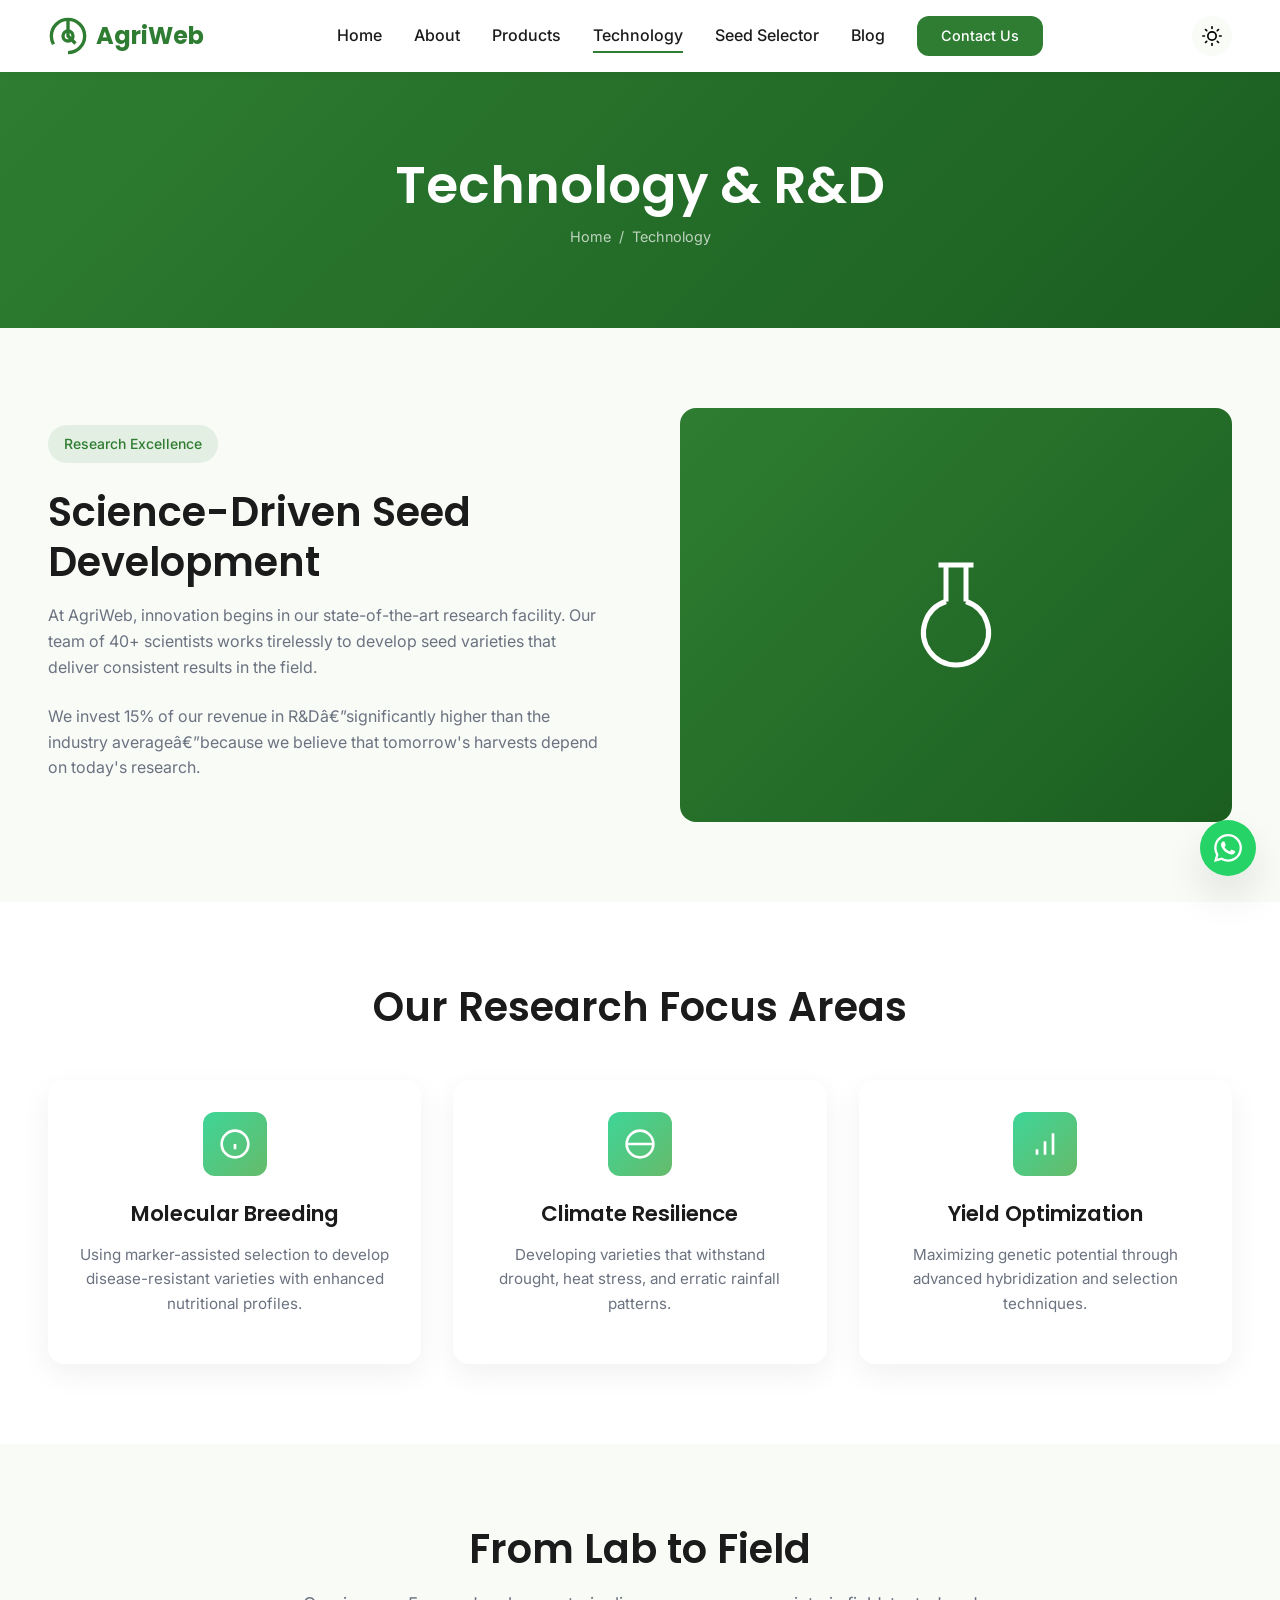
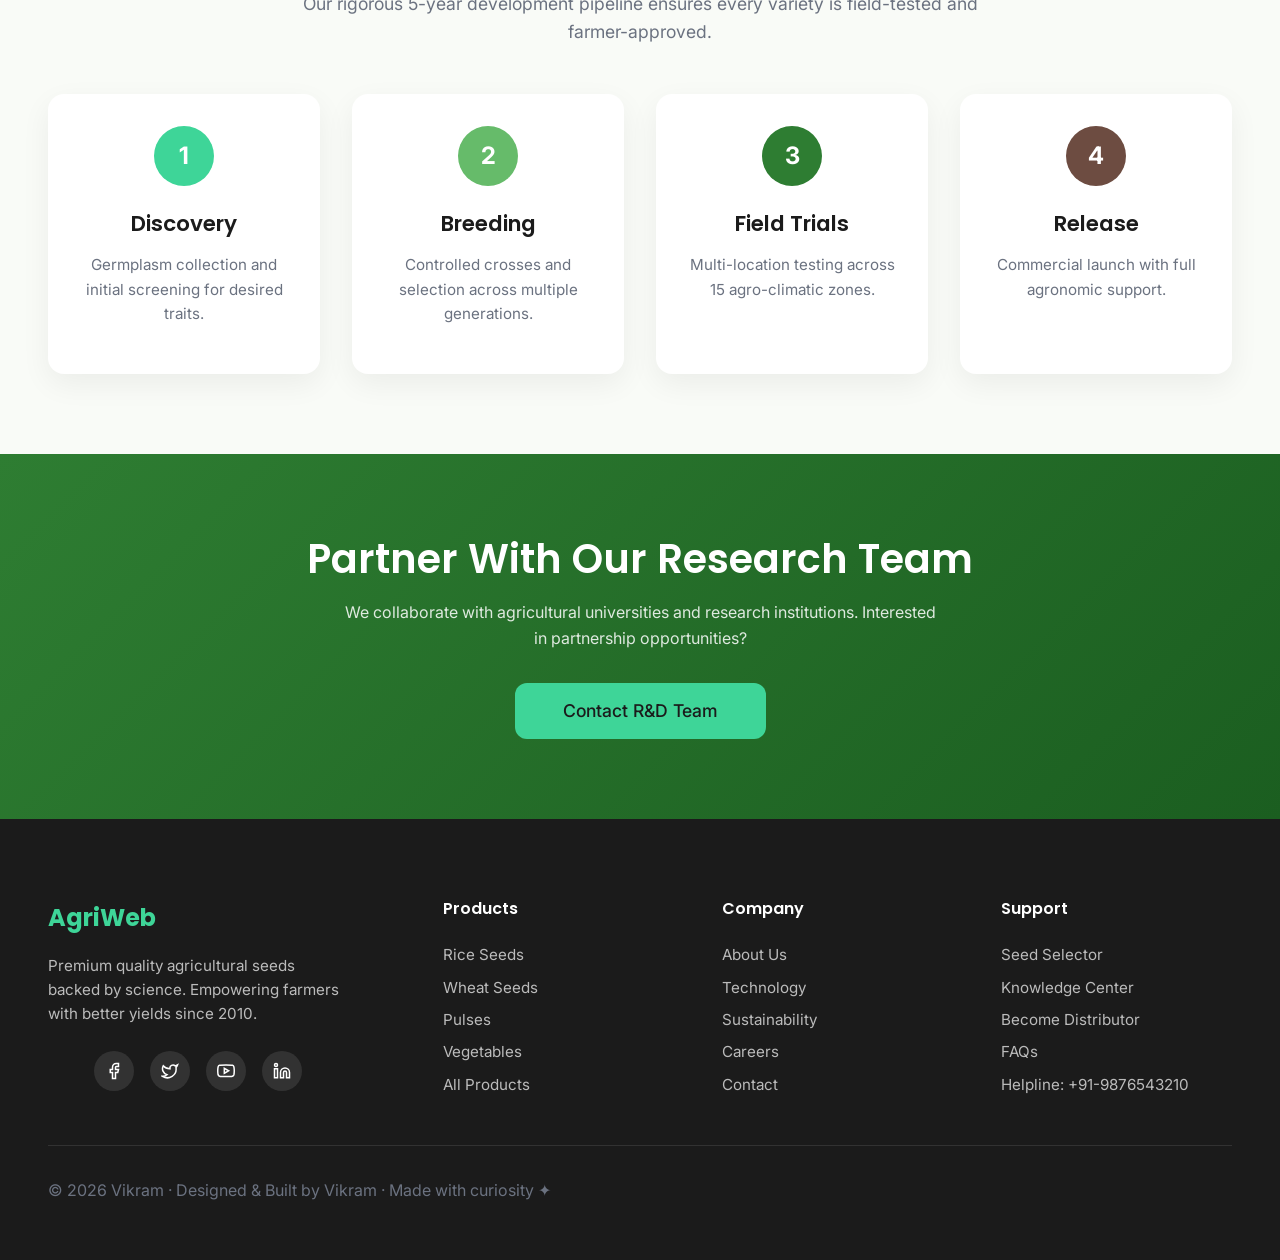
<file: technology.html>
﻿<!DOCTYPE html>
<html lang="en">

<head>
    <meta charset="UTF-8">
    <meta name="viewport" content="width=device-width, initial-scale=1.0">
    <meta name="description" content="Learn about AgriWeb's seed research and development technology.">
    <title>Technology & R&D | AgriWeb</title>
    <link rel="preconnect" href="https://fonts.googleapis.com">
    <link rel="preconnect" href="https://fonts.gstatic.com" crossorigin>
    <link
        href="https://fonts.googleapis.com/css2?family=Inter:wght@400;500;600&family=Poppins:wght@600;700&display=swap"
        rel="stylesheet">
    <link rel="stylesheet" href="assets/css/base.css">
    <link rel="stylesheet" href="assets/css/layout.css">
    <link rel="stylesheet" href="assets/css/components.css">
</head>

<body>
    <header class="header">
        <div class="container">
            <div class="header__inner">
                <a href="index.html" class="header__logo">
                    <svg xmlns="http://www.w3.org/2000/svg" width="40" height="40" viewBox="0 0 24 24" fill="none"
                        stroke="currentColor" stroke-width="2">
                        <path d="M12 2a10 10 0 0 1 0 20" />
                        <path d="M12 2C6.5 2 2 6.5 2 12c0 1.8.5 3.5 1.3 5" />
                        <path d="M12 2v10l4.5 4.5" />
                        <circle cx="12" cy="12" r="3" />
                    </svg>
                    AgriWeb
                </a>

                <!-- Desktop Navigation -->
                <nav class="nav">
                    <ul class="nav__list">
                        <li><a href="index.html" class="nav__link">Home</a></li>
                        <li><a href="about.html" class="nav__link">About</a></li>
                        <li><a href="products.html" class="nav__link">Products</a></li>
                        <li><a href="technology.html" class="nav__link active">Technology</a></li>
                        <li><a href="smart-selector.html" class="nav__link">Seed Selector</a></li>
                        <li><a href="blog.html" class="nav__link">Blog</a></li>
                        <li><a href="contact.html" class="btn btn--primary btn--sm">Contact Us</a></li>
                    </ul>
                </nav>

                <!-- Mobile Menu Toggle -->
                <button class="nav-toggle" aria-label="Toggle menu">
                    <span class="nav-toggle__bar"></span>
                    <span class="nav-toggle__bar"></span>
                    <span class="nav-toggle__bar"></span>
                </button>
            </div>
        </div>

        <!-- Mobile Menu -->
        <nav class="mobile-menu">
            <ul class="mobile-menu__list">
                <li><a href="index.html" class="mobile-menu__link">Home</a></li>
                <li><a href="about.html" class="mobile-menu__link">About Us</a></li>
                <li><a href="products.html" class="mobile-menu__link">Products</a></li>
                <li><a href="technology.html" class="mobile-menu__link active">Technology</a></li>
                <li><a href="sustainability.html" class="mobile-menu__link">Sustainability</a></li>
                <li><a href="smart-selector.html" class="mobile-menu__link">Smart Seed Selector</a></li>
                <li><a href="blog.html" class="mobile-menu__link">Blog</a></li>
                <li><a href="distributors.html" class="mobile-menu__link">Become a Distributor</a></li>
                <li><a href="careers.html" class="mobile-menu__link">Careers</a></li>
                <li><a href="contact.html" class="mobile-menu__link">Contact</a></li>
            </ul>
        </nav>
    </header>

    <main>
        <section class="page-header">
            <div class="container">
                <h1 class="page-header__title">Technology & R&D</h1>
                <div class="page-header__breadcrumb"><a href="index.html">Home</a><span>/</span><span>Technology</span>
                </div>
            </div>
        </section>

        <section class="section">
            <div class="container">
                <div class="grid grid--2" style="gap:var(--space-2xl);align-items:center;">
                    <div>
                        <span class="badge badge--info" style="margin-bottom:var(--space-md);">Research
                            Excellence</span>
                        <h2>Science-Driven Seed Development</h2>
                        <p>At AgriWeb, innovation begins in our state-of-the-art research facility. Our team
                            of 40+
                            scientists works tirelessly to develop seed varieties that deliver consistent results in the
                            field.</p>
                        <p>We invest 15% of our revenue in R&Dâ€”significantly higher than the industry averageâ€”because we
                            believe that tomorrow's harvests depend on today's research.</p>
                    </div>
                    <div
                        style="background:linear-gradient(135deg, var(--primary-green) 0%, #1b5e20 100%);border-radius:var(--radius-lg);aspect-ratio:4/3;display:flex;align-items:center;justify-content:center;">
                        <svg xmlns="http://www.w3.org/2000/svg" width="120" height="120" viewBox="0 0 24 24" fill="none"
                            stroke="white" stroke-width="1">
                            <path d="M10 2v7.31" />
                            <path d="M14 9.3V1.99" />
                            <path d="M8.5 2h7" />
                            <path d="M14 9.3a6.5 6.5 0 1 1-4 0" />
                        </svg>
                    </div>
                </div>
            </div>
        </section>

        <section class="section section--alt">
            <div class="container">
                <div class="section__header text-center">
                    <h2>Our Research Focus Areas</h2>
                </div>
                <div class="grid grid--3">
                    <div class="card feature-card">
                        <div class="feature-card__icon"><svg xmlns="http://www.w3.org/2000/svg" width="32" height="32"
                                viewBox="0 0 24 24" fill="none" stroke="currentColor" stroke-width="2">
                                <circle cx="12" cy="12" r="10" />
                                <path d="M12 16v-4" />
                                <path d="M12 8h.01" />
                            </svg></div>
                        <h4>Molecular Breeding</h4>
                        <p class="card__text">Using marker-assisted selection to develop disease-resistant varieties
                            with enhanced nutritional profiles.</p>
                    </div>
                    <div class="card feature-card">
                        <div class="feature-card__icon"><svg xmlns="http://www.w3.org/2000/svg" width="32" height="32"
                                viewBox="0 0 24 24" fill="none" stroke="currentColor" stroke-width="2">
                                <path d="M12 22c5.5 0 10-4.5 10-10S17.5 2 12 2 2 6.5 2 12s4.5 10 10 10z" />
                                <path d="M2 12h20" />
                            </svg></div>
                        <h4>Climate Resilience</h4>
                        <p class="card__text">Developing varieties that withstand drought, heat stress, and erratic
                            rainfall patterns.</p>
                    </div>
                    <div class="card feature-card">
                        <div class="feature-card__icon"><svg xmlns="http://www.w3.org/2000/svg" width="32" height="32"
                                viewBox="0 0 24 24" fill="none" stroke="currentColor" stroke-width="2">
                                <path d="M12 20V10" />
                                <path d="M18 20V4" />
                                <path d="M6 20v-4" />
                            </svg></div>
                        <h4>Yield Optimization</h4>
                        <p class="card__text">Maximizing genetic potential through advanced hybridization and selection
                            techniques.</p>
                    </div>
                </div>
            </div>
        </section>

        <section class="section">
            <div class="container">
                <div class="section__header text-center">
                    <h2>From Lab to Field</h2>
                    <p class="section-subtitle">Our rigorous 5-year development pipeline ensures every variety is
                        field-tested and farmer-approved.</p>
                </div>
                <div class="grid grid--4">
                    <div class="card" style="padding:var(--space-lg);text-align:center;">
                        <div
                            style="width:60px;height:60px;background:var(--tech-accent);border-radius:var(--radius-full);display:flex;align-items:center;justify-content:center;margin:0 auto var(--space-md);color:white;font-weight:700;font-size:1.5rem;">
                            1</div>
                        <h4>Discovery</h4>
                        <p class="card__text">Germplasm collection and initial screening for desired traits.</p>
                    </div>
                    <div class="card" style="padding:var(--space-lg);text-align:center;">
                        <div
                            style="width:60px;height:60px;background:var(--secondary-green);border-radius:var(--radius-full);display:flex;align-items:center;justify-content:center;margin:0 auto var(--space-md);color:white;font-weight:700;font-size:1.5rem;">
                            2</div>
                        <h4>Breeding</h4>
                        <p class="card__text">Controlled crosses and selection across multiple generations.</p>
                    </div>
                    <div class="card" style="padding:var(--space-lg);text-align:center;">
                        <div
                            style="width:60px;height:60px;background:var(--primary-green);border-radius:var(--radius-full);display:flex;align-items:center;justify-content:center;margin:0 auto var(--space-md);color:white;font-weight:700;font-size:1.5rem;">
                            3</div>
                        <h4>Field Trials</h4>
                        <p class="card__text">Multi-location testing across 15 agro-climatic zones.</p>
                    </div>
                    <div class="card" style="padding:var(--space-lg);text-align:center;">
                        <div
                            style="width:60px;height:60px;background:var(--earth-neutral);border-radius:var(--radius-full);display:flex;align-items:center;justify-content:center;margin:0 auto var(--space-md);color:white;font-weight:700;font-size:1.5rem;">
                            4</div>
                        <h4>Release</h4>
                        <p class="card__text">Commercial launch with full agronomic support.</p>
                    </div>
                </div>
            </div>
        </section>

        <section class="section"
            style="background:linear-gradient(135deg,var(--primary-green) 0%,#1b5e20 100%);text-align:center;">
            <div class="container">
                <h2 style="color:white;">Partner With Our Research Team</h2>
                <p style="color:rgba(255,255,255,0.85);max-width:600px;margin:0 auto var(--space-lg);">We collaborate
                    with agricultural universities and research institutions. Interested in partnership opportunities?
                </p>
                <a href="contact.html" class="btn btn--accent btn--lg">Contact R&D Team</a>
            </div>
        </section>
    </main>

    <!-- Footer -->
    <footer class="footer">
        <div class="container">
            <div class="footer__grid">
                <div class="footer__brand">
                    <div class="footer__logo">AgriWeb</div>
                    <p class="footer__desc">Premium quality agricultural seeds backed by science. Empowering farmers
                        with better
                        yields since 2010.</p>
                    <div class="footer__socials">
                        <a href="#" class="footer__social" aria-label="Facebook">
                            <svg xmlns="http://www.w3.org/2000/svg" width="18" height="18" viewBox="0 0 24 24"
                                fill="none" stroke="currentColor" stroke-width="2">
                                <path d="M18 2h-3a5 5 0 0 0-5 5v3H7v4h3v8h4v-8h3l1-4h-4V7a1 1 0 0 1 1-1h3z" />
                            </svg>
                        </a>
                        <a href="#" class="footer__social" aria-label="Twitter">
                            <svg xmlns="http://www.w3.org/2000/svg" width="18" height="18" viewBox="0 0 24 24"
                                fill="none" stroke="currentColor" stroke-width="2">
                                <path
                                    d="M22 4s-.7 2.1-2 3.4c1.6 10-9.4 17.3-18 11.6 2.2.1 4.4-.6 6-2C3 15.5.5 9.6 3 5c2.2 2.6 5.6 4.1 9 4-.9-4.2 4-6.6 7-3.8 1.1 0 3-1.2 3-1.2z" />
                            </svg>
                        </a>
                        <a href="#" class="footer__social" aria-label="YouTube">
                            <svg xmlns="http://www.w3.org/2000/svg" width="18" height="18" viewBox="0 0 24 24"
                                fill="none" stroke="currentColor" stroke-width="2">
                                <path
                                    d="M22.54 6.42a2.78 2.78 0 0 0-1.94-2C18.88 4 12 4 12 4s-6.88 0-8.6.46a2.78 2.78 0 0 0-1.94 2A29 29 0 0 0 1 11.75a29 29 0 0 0 .46 5.33A2.78 2.78 0 0 0 3.4 19c1.72.46 8.6.46 8.6.46s6.88 0 8.6-.46a2.78 2.78 0 0 0 1.94-2 29 29 0 0 0 .46-5.25 29 29 0 0 0-.46-5.33z" />
                                <polygon points="9.75 15.02 15.5 11.75 9.75 8.48 9.75 15.02" />
                            </svg>
                        </a>
                        <a href="#" class="footer__social" aria-label="LinkedIn">
                            <svg xmlns="http://www.w3.org/2000/svg" width="18" height="18" viewBox="0 0 24 24"
                                fill="none" stroke="currentColor" stroke-width="2">
                                <path
                                    d="M16 8a6 6 0 0 1 6 6v7h-4v-7a2 2 0 0 0-2-2 2 2 0 0 0-2 2v7h-4v-7a6 6 0 0 1 6-6z" />
                                <rect x="2" y="9" width="4" height="12" />
                                <circle cx="4" cy="4" r="2" />
                            </svg>
                        </a>
                    </div>
                </div>

                <div>
                    <h5 class="footer__heading">Products</h5>
                    <div class="footer__links">
                        <a href="products.html?category=rice" class="footer__link">Rice Seeds</a>
                        <a href="products.html?category=wheat" class="footer__link">Wheat Seeds</a>
                        <a href="products.html?category=pulses" class="footer__link">Pulses</a>
                        <a href="products.html?category=vegetables" class="footer__link">Vegetables</a>
                        <a href="products.html" class="footer__link">All Products</a>
                    </div>
                </div>

                <div>
                    <h5 class="footer__heading">Company</h5>
                    <div class="footer__links">
                        <a href="about.html" class="footer__link">About Us</a>
                        <a href="technology.html" class="footer__link">Technology</a>
                        <a href="sustainability.html" class="footer__link">Sustainability</a>
                        <a href="careers.html" class="footer__link">Careers</a>
                        <a href="contact.html" class="footer__link">Contact</a>
                    </div>
                </div>

                <div>
                    <h5 class="footer__heading">Support</h5>
                    <div class="footer__links">
                        <a href="smart-selector.html" class="footer__link">Seed Selector</a>
                        <a href="blog.html" class="footer__link">Knowledge Center</a>
                        <a href="distributors.html" class="footer__link">Become Distributor</a>
                        <a href="#" class="footer__link">FAQs</a>
                        <a href="tel:+919876543210" class="footer__link">Helpline: +91-9876543210</a>
                    </div>
                </div>
            </div>

            <div class="footer-bottom">
        <p>&copy; 2026 Vikram &middot; Designed &amp; Built by Vikram &middot; Made with curiosity ✦</p>
      </div>
    </div>
        </div>
    </footer>
    <!-- WhatsApp Float Button -->
    <a href="https://wa.me/919876543210" class="whatsapp-float" target="_blank" rel="noopener"
        aria-label="Chat on WhatsApp">
        <svg xmlns="http://www.w3.org/2000/svg" width="28" height="28" viewBox="0 0 24 24" fill="currentColor">
            <path
                d="M17.472 14.382c-.297-.149-1.758-.867-2.03-.967-.273-.099-.471-.148-.67.15-.197.297-.767.966-.94 1.164-.173.199-.347.223-.644.075-.297-.15-1.255-.463-2.39-1.475-.883-.788-1.48-1.761-1.653-2.059-.173-.297-.018-.458.13-.606.134-.133.298-.347.446-.52.149-.174.198-.298.298-.497.099-.198.05-.371-.025-.52-.075-.149-.669-1.612-.916-2.207-.242-.579-.487-.5-.669-.51-.173-.008-.371-.01-.57-.01-.198 0-.52.074-.792.372-.272.297-1.04 1.016-1.04 2.479 0 1.462 1.065 2.875 1.213 3.074.149.198 2.096 3.2 5.077 4.487.709.306 1.262.489 1.694.625.712.227 1.36.195 1.871.118.571-.085 1.758-.719 2.006-1.413.248-.694.248-1.289.173-1.413-.074-.124-.272-.198-.57-.347m-5.421 7.403h-.004a9.87 9.87 0 01-5.031-1.378l-.361-.214-3.741.982.998-3.648-.235-.374a9.86 9.86 0 01-1.51-5.26c.001-5.45 4.436-9.884 9.888-9.884 2.64 0 5.122 1.03 6.988 2.898a9.825 9.825 0 012.893 6.994c-.003 5.45-4.437 9.884-9.885 9.884m8.413-18.297A11.815 11.815 0 0012.05 0C5.495 0 .16 5.335.157 11.892c0 2.096.547 4.142 1.588 5.945L.057 24l6.305-1.654a11.882 11.882 0 005.683 1.448h.005c6.554 0 11.89-5.335 11.893-11.893a11.821 11.821 0 00-3.48-8.413z" />
        </svg>
    </a>

    <script src="assets/js/core/protection.js"></script>
    <script src="assets/js/core/theme-lang.js"></script>
    <script src="assets/js/core/main.js"></script>
</body>

</html>
</file>
<file: assets/css/base.css>
/* 
 * AgriWeb - Base CSS 
 * Design System: Variables, Reset, Typography 
 */

:root {
  /* --- Color Palette --- */
  --primary-green: #2E7D32;
  --secondary-green: #66BB6A;
  --tech-accent: #3ED598;
  --earth-neutral: #6D4C41;

  --bg-light: #F9FBF7;
  --bg-card: #FFFFFF;

  --text-dark: #1B1B1B;
  --text-muted: #6B7280;
  --text-white: #FFFFFF;

  --highlight-accent: #FBC02D;

  /* --- Shadows --- */
  --shadow-sm: 0 4px 6px rgba(0, 0, 0, 0.04);
  --shadow-md: 0 10px 30px rgba(0, 0, 0, 0.06);
  --shadow-lg: 0 20px 40px rgba(0, 0, 0, 0.1);

  /* --- Border Radius --- */
  --radius-sm: 8px;
  --radius-md: 12px;
  --radius-lg: 16px;
  --radius-full: 9999px;

  /* --- Spacing --- */
  --space-xs: 0.5rem;
  --space-sm: 1rem;
  --space-md: 1.5rem;
  --space-lg: 2rem;
  --space-xl: 3rem;
  --space-2xl: 5rem;

  /* --- Typography --- */
  --font-primary: 'Inter', sans-serif;
  --font-heading: 'Poppins', sans-serif;

  /* --- Transitions --- */
  --transition-fast: 150ms ease;
  --transition-normal: 250ms ease;
}

/* Modern Reset */
*,
*::before,
*::after {
  box-sizing: border-box;
  margin: 0;
  padding: 0;
}

html {
  font-size: 16px;
  scroll-behavior: smooth;
  height: 100%;
}

body {
  font-family: var(--font-primary);
  background-color: var(--bg-light);
  color: var(--text-dark);
  line-height: 1.6;
  -webkit-font-smoothing: antialiased;
  min-height: 100vh;
  display: flex;
  flex-direction: column;
  transition: background-color var(--transition-normal), color var(--transition-normal);
}

main {
  flex: 1;
}

/* Transitions for theme toggle */
*,
*::before,
*::after {
  transition: background-color var(--transition-normal), border-color var(--transition-normal), color var(--transition-normal), box-shadow var(--transition-normal);
}

/* Typography Base */
h1,
h2,
h3,
h4,
h5,
h6 {
  font-family: var(--font-heading);
  font-weight: 600;
  line-height: 1.25;
  margin-bottom: var(--space-sm);
  color: var(--text-dark);
}

h1 {
  font-size: clamp(2rem, 5vw, 3.25rem);
}

h2 {
  font-size: clamp(1.6rem, 4vw, 2.5rem);
}

h3 {
  font-size: clamp(1.25rem, 3vw, 1.75rem);
}

h4 {
  font-size: clamp(1.1rem, 2.5vw, 1.35rem);
}

p {
  margin-bottom: var(--space-md);
  color: var(--text-muted);
}

a {
  text-decoration: none;
  color: inherit;
  transition: color var(--transition-fast);
}

img {
  max-width: 100%;
  height: auto;
  display: block;
  object-fit: cover;
}

ul,
ol {
  list-style: none;
}

button,
input,
select,
textarea {
  font-family: inherit;
  font-size: inherit;
}

/* Utility Classes */
.sr-only {
  position: absolute;
  width: 1px;
  height: 1px;
  padding: 0;
  margin: -1px;
  overflow: hidden;
  clip: rect(0, 0, 0, 0);
  white-space: nowrap;
  border-width: 0;
}

.text-center {
  text-align: center;
}

.text-primary {
  color: var(--primary-green);
}

.text-accent {
  color: var(--tech-accent);
}

.section-subtitle {
  font-size: clamp(0.9rem, 2vw, 1.1rem);
  color: var(--text-muted);
  max-width: 700px;
  margin: 0 auto var(--space-xl);
}

/* ==================== DARK THEME ==================== */
[data-theme="dark"] {
  --primary-green: #4CAF50;
  --secondary-green: #81C784;
  --tech-accent: #4FFFB0;

  --bg-light: #121212;
  --bg-card: #1E1E1E;

  --text-dark: #E0E0E0;
  --text-muted: #9E9E9E;

  --shadow-sm: 0 4px 6px rgba(0, 0, 0, 0.3);
  --shadow-md: 0 10px 30px rgba(0, 0, 0, 0.4);
  --shadow-lg: 0 20px 40px rgba(0, 0, 0, 0.5);
}

[data-theme="dark"] .header {
  background: #1A1A1A;
  border-bottom: 1px solid #333;
}

[data-theme="dark"] .card,
[data-theme="dark"] .feature-card,
[data-theme="dark"] .testimonial-card {
  background: var(--bg-card);
  border: 1px solid #333;
}

[data-theme="dark"] .footer {
  background: #0D0D0D;
}

[data-theme="dark"] .form-input,
[data-theme="dark"] .form-select,
[data-theme="dark"] .form-textarea {
  background: #2A2A2A;
  border-color: #444;
  color: var(--text-dark);
}

[data-theme="dark"] .mobile-menu {
  background: #1A1A1A;
}

[data-theme="dark"] .page-header {
  background: linear-gradient(135deg, #1B5E20 0%, #0D3311 100%);
}

/* Component overrides for Dark Mode */
[data-theme="dark"] .product-card__image {
  background: linear-gradient(135deg, #1B3322 0%, #0D1A10 100%);
}

[data-theme="dark"] .badge {
  background: rgba(255, 255, 255, 0.05);
  color: var(--text-dark);
}

[data-theme="dark"] .badge--success {
  background: rgba(76, 175, 80, 0.2);
  color: #81C784;
}

[data-theme="dark"] .badge--info {
  background: rgba(46, 125, 50, 0.2);
  color: var(--secondary-green);
}

[data-theme="dark"] .accordion,
[data-theme="dark"] .accordion__item,
[data-theme="dark"] .tabs {
  border-color: #333;
}

[data-theme="dark"] .accordion__trigger:hover {
  background: #252525;
}

[data-theme="dark"] .feature-highlight__label {
  background: rgba(76, 175, 80, 0.2);
  color: var(--secondary-green);
}

[data-theme="dark"] .product-gallery {
  background: linear-gradient(135deg, #1B3322 0%, #0D1A10 100%);
}

[data-theme="dark"] .product-stat,
[data-theme="dark"] .feature-item {
  background: #252525;
}

[data-theme="dark"] .smart-selector-cta {
  background: linear-gradient(135deg, #1B3322 0%, #0D1A10 100%);
}

/* ==================== THEME TOGGLES ==================== */
.theme-toggle {
  width: 40px;
  height: 40px;
  border: none;
  border-radius: var(--radius-full);
  background: var(--bg-light);
  cursor: pointer;
  display: flex;
  align-items: center;
  justify-content: center;
  font-size: 18px;
  transition: all var(--transition-fast);
  margin-left: var(--space-sm);
}

.theme-toggle:hover {
  background: var(--secondary-green);
  transform: scale(1.1);
}

.theme-toggle__moon {
  display: none;
}

.theme-toggle__sun {
  display: inline;
}

[data-theme="dark"] .theme-toggle__moon {
  display: inline;
}

[data-theme="dark"] .theme-toggle__sun {
  display: none;
}

[data-theme="dark"] .theme-toggle {
  background: #333;
  color: var(--text-dark);
}

@media (max-width: 768px) {

  .theme-toggle {
    width: 36px;
    height: 36px;
    font-size: 16px;
  }
}
</file>
<file: assets/css/layout.css>
/* 
 * AgriWeb - Layout CSS 
 * Header, Footer, Grid, Container 
 */

/* === CONTAINER === */
.container {
    width: 100%;
    max-width: 1320px;
    margin: 0 auto;
    padding: 0 var(--space-md);
}

.container-narrow {
    max-width: 900px;
}

/* === HEADER === */
.header {
    position: sticky;
    top: 0;
    z-index: 1000;
    background: var(--bg-card);
    box-shadow: var(--shadow-sm);
    transition: box-shadow var(--transition-normal);
}

.header.scrolled {
    box-shadow: var(--shadow-md);
}

.header__inner {
    display: flex;
    align-items: center;
    justify-content: space-between;
    padding: var(--space-sm) 0;
    min-height: 70px;
}

.header__logo {
    display: flex;
    align-items: center;
    gap: var(--space-xs);
    font-family: var(--font-heading);
    font-weight: 700;
    font-size: 1.5rem;
    color: var(--primary-green);
}

.header__logo svg,
.header__logo img {
    width: 40px;
    height: 40px;
}

/* Desktop Navigation */
.nav {
    display: none;
}

.nav__list {
    display: flex;
    align-items: center;
    gap: var(--space-lg);
}

.nav__link {
    font-weight: 500;
    color: var(--text-dark);
    padding: var(--space-xs) 0;
    position: relative;
}

.nav__link::after {
    content: '';
    position: absolute;
    bottom: 0;
    left: 0;
    width: 0;
    height: 2px;
    background: var(--primary-green);
    transition: width var(--transition-normal);
}

.nav__link:hover::after,
.nav__link.active::after {
    width: 100%;
}

.nav__link:hover {
    color: var(--primary-green);
}

/* Mobile Navigation Toggle */
.nav-toggle {
    display: flex;
    flex-direction: column;
    justify-content: center;
    gap: 5px;
    width: 44px;
    height: 44px;
    background: transparent;
    border: none;
    cursor: pointer;
    padding: 10px;
}

.nav-toggle__bar {
    width: 24px;
    height: 2px;
    background: var(--text-dark);
    border-radius: 2px;
    transition: all var(--transition-fast);
}

.nav-toggle.active .nav-toggle__bar:nth-child(1) {
    transform: translateY(7px) rotate(45deg);
}

.nav-toggle.active .nav-toggle__bar:nth-child(2) {
    opacity: 0;
}

.nav-toggle.active .nav-toggle__bar:nth-child(3) {
    transform: translateY(-7px) rotate(-45deg);
}

/* Mobile Menu */
.mobile-menu {
    position: fixed;
    top: 70px;
    left: 0;
    right: 0;
    bottom: 0;
    background: var(--bg-card);
    padding: var(--space-lg);
    transform: translateX(100%);
    transition: transform var(--transition-normal);
    overflow-y: auto;
    z-index: 999;
}

.mobile-menu.active {
    transform: translateX(0);
}

.mobile-menu__list {
    display: flex;
    flex-direction: column;
    gap: var(--space-sm);
}

.mobile-menu__link {
    display: block;
    padding: var(--space-sm);
    font-size: 1.1rem;
    font-weight: 500;
    color: var(--text-dark);
    border-radius: var(--radius-md);
    transition: background var(--transition-fast);
}

.mobile-menu__link:hover,
.mobile-menu__link.active {
    background: var(--bg-light);
    color: var(--primary-green);
}

/* === FOOTER === */
.footer {
    background: var(--text-dark);
    color: var(--text-white);
    padding: var(--space-2xl) 0 var(--space-lg);
    margin-top: auto;
}

.footer__grid {
    display: grid;
    grid-template-columns: 1fr;
    gap: var(--space-xl);
    margin-bottom: var(--space-xl);
}

.footer__brand {
    max-width: 300px;
}

.footer__logo {
    font-family: var(--font-heading);
    font-size: 1.5rem;
    font-weight: 700;
    color: var(--tech-accent);
    margin-bottom: var(--space-sm);
}

.footer__desc {
    color: rgba(255, 255, 255, 0.7);
    font-size: 0.95rem;
    margin-bottom: var(--space-md);
}

.footer__heading {
    font-size: 1rem;
    font-weight: 600;
    color: var(--text-white);
    margin-bottom: var(--space-md);
}

.footer__links {
    display: flex;
    flex-direction: column;
    gap: var(--space-xs);
}

.footer__link {
    color: rgba(255, 255, 255, 0.7);
    font-size: 0.95rem;
    transition: color var(--transition-fast);
}

.footer__link:hover {
    color: var(--tech-accent);
}

.footer-bottom {
    border-top: 1px solid rgba(255, 255, 255, 0.1);
    padding-top: var(--space-lg);
    display: flex;
    flex-direction: column;
    gap: var(--space-sm);
    text-align: center;
}

.footer__copy {
    color: rgba(255, 255, 255, 0.5);
    font-size: 0.875rem;
}

.footer__socials {
    display: flex;
    justify-content: center;
    gap: var(--space-sm);
}

.footer__social {
    width: 40px;
    height: 40px;
    display: flex;
    align-items: center;
    justify-content: center;
    background: rgba(255, 255, 255, 0.1);
    border-radius: var(--radius-full);
    color: var(--text-white);
    transition: background var(--transition-fast);
}

.footer__social:hover {
    background: var(--primary-green);
}

/* === SECTION SPACING === */
.section {
    padding: var(--space-2xl) 0;
}

.section--alt {
    background: var(--bg-card);
}

.section__header {
    text-align: center;
    margin-bottom: var(--space-xl);
}

/* === GRID SYSTEM === */
.grid {
    display: grid;
    gap: var(--space-lg);
}

.grid--2 {
    grid-template-columns: 1fr;
}

.grid--3 {
    grid-template-columns: 1fr;
}

.grid--4 {
    grid-template-columns: 1fr;
}

/* === RESPONSIVE === */
@media (min-width: 640px) {
    .grid--2 {
        grid-template-columns: repeat(2, 1fr);
    }

    .grid--3 {
        grid-template-columns: repeat(2, 1fr);
    }

    .grid--4 {
        grid-template-columns: repeat(2, 1fr);
    }

    .footer__grid {
        grid-template-columns: repeat(2, 1fr);
    }
}

@media (min-width: 1024px) {
    .nav {
        display: block;
    }

    .nav-toggle,
    .mobile-menu {
        display: none;
    }

    .grid--3 {
        grid-template-columns: repeat(3, 1fr);
    }

    .grid--4 {
        grid-template-columns: repeat(4, 1fr);
    }

    .footer__grid {
        grid-template-columns: 1.5fr repeat(3, 1fr);
    }

    .footer-bottom {
        flex-direction: row;
        justify-content: space-between;
        text-align: left;
    }
}

@media (min-width: 1280px) {
    .container {
        padding: 0 var(--space-xl);
    }
}
</file>
<file: assets/css/components.css>
﻿/* 
 * AgriWeb - Components CSS 
 * Buttons, Cards, Forms, Badges, and Reusable UI 
 */

/* === BUTTONS === */
.btn {
    display: inline-flex;
    align-items: center;
    justify-content: center;
    gap: var(--space-xs);
    min-height: 48px;
    padding: 0 var(--space-lg);
    font-family: var(--font-primary);
    font-weight: 500;
    font-size: 1rem;
    border: none;
    border-radius: var(--radius-md);
    cursor: pointer;
    transition: all var(--transition-fast);
    text-decoration: none;
    white-space: nowrap;
}

.btn--primary {
    background: var(--primary-green);
    color: var(--text-white);
}

.btn--primary:hover {
    background: #256828;
    transform: translateY(-2px);
    box-shadow: var(--shadow-md);
}

.btn--secondary {
    background: transparent;
    color: var(--primary-green);
    border: 2px solid var(--primary-green);
}

.btn--secondary:hover {
    background: var(--primary-green);
    color: var(--text-white);
}

.btn--accent {
    background: var(--tech-accent);
    color: var(--text-dark);
}

.btn--accent:hover {
    background: #35c489;
    transform: translateY(-2px);
}

.btn--sm {
    min-height: 40px;
    padding: 0 var(--space-md);
    font-size: 0.9rem;
}

.btn--lg {
    min-height: 56px;
    padding: 0 var(--space-xl);
    font-size: 1.1rem;
}

.btn--block {
    width: 100%;
}

.btn--icon {
    width: 48px;
    padding: 0;
}

/* === CARDS === */
.card {
    background: var(--bg-card);
    border-radius: var(--radius-lg);
    box-shadow: var(--shadow-md);
    overflow: hidden;
    transition: transform var(--transition-normal), box-shadow var(--transition-normal);
}

.card:hover {
    transform: translateY(-4px);
    box-shadow: var(--shadow-lg);
}

.card__image {
    width: 100%;
    height: 200px;
    object-fit: cover;
    background: linear-gradient(135deg, var(--secondary-green) 0%, var(--primary-green) 100%);
}

.card__body {
    padding: var(--space-md);
}

.card__title {
    font-size: 1.1rem;
    font-weight: 600;
    margin-bottom: var(--space-xs);
    color: var(--text-dark);
}

.card__text {
    font-size: 0.95rem;
    color: var(--text-muted);
    margin-bottom: var(--space-sm);
}

.card__meta {
    display: flex;
    align-items: center;
    gap: var(--space-sm);
    font-size: 0.85rem;
    color: var(--text-muted);
}

.card__tag {
    display: inline-block;
    padding: 4px 12px;
    background: var(--bg-light);
    color: var(--primary-green);
    font-size: 0.8rem;
    font-weight: 500;
    border-radius: var(--radius-full);
}

/* Feature Card */
.feature-card {
    text-align: center;
    padding: var(--space-lg);
}

.feature-card__icon {
    width: 64px;
    height: 64px;
    margin: 0 auto var(--space-md);
    display: flex;
    align-items: center;
    justify-content: center;
    background: linear-gradient(135deg, var(--tech-accent) 0%, var(--secondary-green) 100%);
    border-radius: var(--radius-md);
    color: var(--text-white);
}

.feature-card__icon svg {
    width: 32px;
    height: 32px;
}

/* Product Card */
.product-card {
    position: relative;
}

.product-card__badge {
    position: absolute;
    top: var(--space-sm);
    left: var(--space-sm);
    padding: 6px 12px;
    background: var(--highlight-accent);
    color: var(--text-dark);
    font-size: 0.75rem;
    font-weight: 600;
    border-radius: var(--radius-full);
    z-index: 1;
}

.product-card__image {
    height: 220px;
    display: flex;
    align-items: center;
    justify-content: center;
    background: linear-gradient(135deg, #e8f5e9 0%, #c8e6c9 100%);
}

.product-card__image img {
    max-height: 180px;
    width: auto;
    object-fit: contain;
}

.product-card__details {
    display: flex;
    flex-wrap: wrap;
    gap: var(--space-xs);
    margin-bottom: var(--space-sm);
}

.product-card__detail {
    display: flex;
    align-items: center;
    gap: 4px;
    font-size: 0.8rem;
    color: var(--text-muted);
}

.product-card__detail svg {
    width: 14px;
    height: 14px;
    color: var(--secondary-green);
}

/* === BADGES === */
.badge {
    display: inline-flex;
    align-items: center;
    gap: 6px;
    padding: 8px 16px;
    background: var(--bg-light);
    border-radius: var(--radius-full);
    font-size: 0.875rem;
    font-weight: 500;
}

.badge--success {
    background: rgba(62, 213, 152, 0.15);
    color: #1a9962;
}

.badge--warning {
    background: rgba(251, 192, 45, 0.15);
    color: #b38600;
}

.badge--info {
    background: rgba(46, 125, 50, 0.1);
    color: var(--primary-green);
}

/* === FORMS === */
.form-group {
    margin-bottom: var(--space-md);
}

.form-label {
    display: block;
    margin-bottom: var(--space-xs);
    font-weight: 500;
    color: var(--text-dark);
}

.form-label--required::after {
    content: '*';
    margin-left: 4px;
    color: #dc2626;
}

.form-input,
.form-select,
.form-textarea {
    width: 100%;
    padding: 14px 16px;
    background: var(--bg-card);
    border: 2px solid #e5e7eb;
    border-radius: var(--radius-md);
    font-size: 1rem;
    color: var(--text-dark);
    transition: border-color var(--transition-fast), box-shadow var(--transition-fast);
}

.form-input:focus,
.form-select:focus,
.form-textarea:focus {
    outline: none;
    border-color: var(--primary-green);
    box-shadow: 0 0 0 3px rgba(46, 125, 50, 0.1);
}

.form-input::placeholder {
    color: var(--text-muted);
}

.form-textarea {
    min-height: 120px;
    resize: vertical;
}

.form-select {
    cursor: pointer;
    appearance: none;
    background-image: url("data:image/svg+xml,%3Csvg xmlns='http://www.w3.org/2000/svg' width='24' height='24' viewBox='0 0 24 24' fill='none' stroke='%236B7280' stroke-width='2'%3E%3Cpath d='M6 9l6 6 6-6'/%3E%3C/svg%3E");
    background-repeat: no-repeat;
    background-position: right 12px center;
    padding-right: 44px;
}

.form-error {
    color: #dc2626;
    font-size: 0.875rem;
    margin-top: var(--space-xs);
}

.form-hint {
    color: var(--text-muted);
    font-size: 0.875rem;
    margin-top: var(--space-xs);
}

/* Checkbox & Radio */
.form-check {
    display: flex;
    align-items: flex-start;
    gap: var(--space-sm);
    cursor: pointer;
}

.form-check input {
    width: 20px;
    height: 20px;
    margin-top: 2px;
    accent-color: var(--primary-green);
    cursor: pointer;
}

/* === HERO SECTION === */
.hero {
    position: relative;
    min-height: 500px;
    display: flex;
    align-items: center;
    background: linear-gradient(135deg, var(--primary-green) 0%, #1b5e20 100%);
    overflow: hidden;
}

.hero::before {
    content: '';
    position: absolute;
    inset: 0;
    background: url("data:image/svg+xml,%3Csvg width='60' height='60' viewBox='0 0 60 60' xmlns='http://www.w3.org/2000/svg'%3E%3Cg fill='none' fill-rule='evenodd'%3E%3Cg fill='%23ffffff' fill-opacity='0.03'%3E%3Cpath d='M36 34v-4h-2v4h-4v2h4v4h2v-4h4v-2h-4zm0-30V0h-2v4h-4v2h4v4h2V6h4V4h-4zM6 34v-4H4v4H0v2h4v4h2v-4h4v-2H6zM6 4V0H4v4H0v2h4v4h2V6h4V4H6z'/%3E%3C/g%3E%3C/g%3E%3C/svg%3E");
}

.hero__content {
    position: relative;
    z-index: 1;
    max-width: 600px;
    padding: var(--space-2xl) 0;
}

.hero__title {
    color: var(--text-white);
    margin-bottom: var(--space-md);
}

.hero__text {
    color: rgba(255, 255, 255, 0.9);
    font-size: clamp(1rem, 2.5vw, 1.2rem);
    margin-bottom: var(--space-lg);
}

.hero__actions {
    display: flex;
    flex-wrap: wrap;
    gap: var(--space-sm);
}

/* === PAGE HEADER === */
.page-header {
    background: linear-gradient(135deg, var(--primary-green) 0%, #1b5e20 100%);
    padding: var(--space-2xl) 0;
    text-align: center;
}

.page-header__title {
    color: var(--text-white);
    margin-bottom: var(--space-xs);
}

.page-header__breadcrumb {
    display: flex;
    justify-content: center;
    gap: var(--space-xs);
    color: rgba(255, 255, 255, 0.7);
    font-size: 0.9rem;
}

.page-header__breadcrumb a:hover {
    color: var(--text-white);
}

/* === STATS === */
.stats {
    display: grid;
    grid-template-columns: repeat(2, 1fr);
    gap: var(--space-md);
}

.stat {
    text-align: center;
    padding: var(--space-md);
}

.stat__value {
    font-family: var(--font-heading);
    font-size: clamp(2rem, 5vw, 3rem);
    font-weight: 700;
    color: var(--primary-green);
    line-height: 1;
    margin-bottom: var(--space-xs);
}

.stat__label {
    font-size: 0.9rem;
    color: var(--text-muted);
}

@media (min-width: 768px) {
    .stats {
        grid-template-columns: repeat(4, 1fr);
    }
}

/* === TABS === */
.tabs {
    display: flex;
    flex-wrap: wrap;
    gap: var(--space-xs);
    margin-bottom: var(--space-lg);
    border-bottom: 2px solid #e5e7eb;
    padding-bottom: var(--space-xs);
}

.tab {
    padding: var(--space-sm) var(--space-md);
    background: transparent;
    border: none;
    font-weight: 500;
    color: var(--text-muted);
    cursor: pointer;
    transition: color var(--transition-fast);
    border-radius: var(--radius-sm) var(--radius-sm) 0 0;
}

.tab:hover {
    color: var(--primary-green);
}

.tab.active {
    color: var(--primary-green);
    background: var(--bg-light);
    border-bottom: 2px solid var(--primary-green);
    margin-bottom: -2px;
}

/* === ACCORDION === */
.accordion {
    border: 1px solid #e5e7eb;
    border-radius: var(--radius-lg);
    overflow: hidden;
}

.accordion__item {
    border-bottom: 1px solid #e5e7eb;
}

.accordion__item:last-child {
    border-bottom: none;
}

.accordion__trigger {
    width: 100%;
    padding: var(--space-md);
    display: flex;
    justify-content: space-between;
    align-items: center;
    background: var(--bg-card);
    border: none;
    font-weight: 500;
    font-size: 1rem;
    text-align: left;
    cursor: pointer;
    transition: background var(--transition-fast);
}

.accordion__trigger:hover {
    background: var(--bg-light);
}

.accordion__icon {
    width: 24px;
    height: 24px;
    transition: transform var(--transition-fast);
}

.accordion__item.active .accordion__icon {
    transform: rotate(180deg);
}

.accordion__content {
    max-height: 0;
    overflow: hidden;
    transition: max-height var(--transition-normal);
}

.accordion__item.active .accordion__content {
    max-height: 500px;
}

.accordion__body {
    padding: 0 var(--space-md) var(--space-md);
    color: var(--text-muted);
}

/* === ALERTS === */
.alert {
    padding: var(--space-md);
    border-radius: var(--radius-md);
    display: flex;
    gap: var(--space-sm);
    margin-bottom: var(--space-md);
}

.alert--success {
    background: rgba(62, 213, 152, 0.1);
    border: 1px solid var(--tech-accent);
    color: #166534;
}

.alert--error {
    background: rgba(220, 38, 38, 0.1);
    border: 1px solid #dc2626;
    color: #dc2626;
}

.alert--info {
    background: rgba(46, 125, 50, 0.1);
    border: 1px solid var(--primary-green);
    color: var(--primary-green);
}

/* === LOADING === */
.loader {
    width: 40px;
    height: 40px;
    border: 3px solid var(--bg-light);
    border-top-color: var(--primary-green);
    border-radius: 50%;
    animation: spin 1s linear infinite;
}

@keyframes spin {
    to {
        transform: rotate(360deg);
    }
}

/* === TOOLTIPS === */
[data-tooltip] {
    position: relative;
}

[data-tooltip]::after {
    content: attr(data-tooltip);
    position: absolute;
    bottom: 100%;
    left: 50%;
    transform: translateX(-50%);
    padding: 6px 12px;
    background: var(--text-dark);
    color: var(--text-white);
    font-size: 0.8rem;
    border-radius: var(--radius-sm);
    white-space: nowrap;
    opacity: 0;
    visibility: hidden;
    transition: opacity var(--transition-fast);
}

[data-tooltip]:hover::after {
    opacity: 1;
    visibility: visible;
}

/* === WHATSAPP BUTTON === */
.whatsapp-float {
    position: fixed;
    bottom: 24px;
    right: 24px;
    width: 56px;
    height: 56px;
    background: #25d366;
    border-radius: var(--radius-full);
    display: flex;
    align-items: center;
    justify-content: center;
    color: white;
    box-shadow: var(--shadow-lg);
    z-index: 1000;
    transition: transform var(--transition-fast);
}

.whatsapp-float:hover {
    transform: scale(1.1);
}

.whatsapp-float svg {
    width: 28px;
    height: 28px;
}
</file>
<file: assets/css/pages/blog.css>
﻿/* 
 * AgriWeb - Blog Page Styles 
 */

/* Blog Grid */
.blog-grid {
    display: grid;
    grid-template-columns: 1fr;
    gap: var(--space-lg);
}

.blog-featured {
    margin-bottom: var(--space-xl);
}

/* Blog Card */
.blog-card {
    height: 100%;
    display: flex;
    flex-direction: column;
}

.blog-card__image {
    height: 200px;
    width: 100%;
    background: linear-gradient(135deg, var(--secondary-green) 0%, var(--primary-green) 100%);
    position: relative;
}

.blog-card__category {
    position: absolute;
    top: var(--space-sm);
    left: var(--space-sm);
    padding: 6px 12px;
    background: var(--bg-card);
    color: var(--primary-green);
    font-size: 0.75rem;
    font-weight: 600;
    border-radius: var(--radius-full);
    text-transform: uppercase;
}

.blog-card .card__body {
    flex: 1;
    display: flex;
    flex-direction: column;
}

.blog-card__title {
    font-size: 1.15rem;
    font-weight: 600;
    color: var(--text-dark);
    margin-bottom: var(--space-xs);
    line-height: 1.4;
    transition: color var(--transition-fast);
}

.blog-card:hover .blog-card__title {
    color: var(--primary-green);
}

.blog-card__excerpt {
    flex: 1;
    font-size: 0.95rem;
    color: var(--text-muted);
    margin-bottom: var(--space-sm);
    line-height: 1.6;
}

.blog-card__meta {
    display: flex;
    align-items: center;
    gap: var(--space-md);
    font-size: 0.85rem;
    color: var(--text-muted);
    padding-top: var(--space-sm);
    border-top: 1px solid #f0f0f0;
}

.blog-card__author {
    display: flex;
    align-items: center;
    gap: var(--space-xs);
}

.blog-card__author-avatar {
    width: 28px;
    height: 28px;
    border-radius: var(--radius-full);
    background: var(--secondary-green);
}

/* Featured Blog Card */
.blog-card--featured {
    display: grid;
    grid-template-columns: 1fr;
}

.blog-card--featured .blog-card__image {
    height: 250px;
}

.blog-card--featured .blog-card__title {
    font-size: 1.5rem;
}

/* Blog Sidebar */
.blog-layout {
    display: grid;
    grid-template-columns: 1fr;
    gap: var(--space-xl);
}

.blog-sidebar {
    display: flex;
    flex-direction: column;
    gap: var(--space-lg);
}

.sidebar-widget {
    background: var(--bg-card);
    padding: var(--space-md);
    border-radius: var(--radius-lg);
    box-shadow: var(--shadow-sm);
}

.sidebar-widget__title {
    font-size: 1rem;
    font-weight: 600;
    margin-bottom: var(--space-md);
    padding-bottom: var(--space-sm);
    border-bottom: 2px solid var(--primary-green);
}

.category-list {
    display: flex;
    flex-direction: column;
    gap: var(--space-xs);
}

.category-list__item {
    display: flex;
    justify-content: space-between;
    padding: var(--space-xs) 0;
    color: var(--text-muted);
    transition: color var(--transition-fast);
}

.category-list__item:hover {
    color: var(--primary-green);
}

.category-list__count {
    background: var(--bg-light);
    padding: 2px 8px;
    border-radius: var(--radius-full);
    font-size: 0.8rem;
}

/* Recent Posts Widget */
.recent-post {
    display: flex;
    gap: var(--space-sm);
    padding: var(--space-sm) 0;
    border-bottom: 1px solid #f0f0f0;
}

.recent-post:last-child {
    border-bottom: none;
}

.recent-post__image {
    width: 70px;
    height: 70px;
    border-radius: var(--radius-sm);
    background: var(--secondary-green);
    flex-shrink: 0;
}

.recent-post__title {
    font-size: 0.9rem;
    font-weight: 500;
    color: var(--text-dark);
    line-height: 1.4;
    margin-bottom: 4px;
    transition: color var(--transition-fast);
}

.recent-post:hover .recent-post__title {
    color: var(--primary-green);
}

.recent-post__date {
    font-size: 0.8rem;
    color: var(--text-muted);
}

/* Blog Post Content */
.blog-post {
    max-width: 800px;
    margin: 0 auto;
}

.blog-post__header {
    text-align: center;
    margin-bottom: var(--space-xl);
}

.blog-post__category {
    display: inline-block;
    padding: 6px 14px;
    background: rgba(46, 125, 50, 0.1);
    color: var(--primary-green);
    font-size: 0.85rem;
    font-weight: 500;
    border-radius: var(--radius-full);
    margin-bottom: var(--space-md);
}

.blog-post__title {
    font-size: clamp(1.75rem, 4vw, 2.5rem);
    line-height: 1.3;
    margin-bottom: var(--space-md);
}

.blog-post__meta {
    display: flex;
    justify-content: center;
    flex-wrap: wrap;
    gap: var(--space-md);
    color: var(--text-muted);
}

.blog-post__featured-image {
    width: 100%;
    height: auto;
    max-height: 500px;
    object-fit: cover;
    border-radius: var(--radius-lg);
    margin-bottom: var(--space-xl);
}

.blog-post__content {
    line-height: 1.8;
}

.blog-post__content p {
    margin-bottom: var(--space-md);
    color: var(--text-dark);
}

.blog-post__content h2 {
    margin-top: var(--space-xl);
    margin-bottom: var(--space-md);
}

.blog-post__content h3 {
    margin-top: var(--space-lg);
    margin-bottom: var(--space-sm);
}

.blog-post__content ul,
.blog-post__content ol {
    margin-bottom: var(--space-md);
    padding-left: var(--space-lg);
}

.blog-post__content li {
    margin-bottom: var(--space-xs);
    color: var(--text-dark);
    list-style: disc;
}

.blog-post__content blockquote {
    padding: var(--space-md);
    background: var(--bg-light);
    border-left: 4px solid var(--primary-green);
    margin: var(--space-lg) 0;
    font-style: italic;
    color: var(--text-muted);
}

/* Tags */
.blog-post__tags {
    display: flex;
    flex-wrap: wrap;
    gap: var(--space-xs);
    margin-top: var(--space-xl);
    padding-top: var(--space-lg);
    border-top: 1px solid #e5e7eb;
}

.blog-tag {
    padding: 6px 14px;
    background: var(--bg-light);
    color: var(--text-muted);
    font-size: 0.85rem;
    border-radius: var(--radius-full);
    transition: all var(--transition-fast);
}

.blog-tag:hover {
    background: var(--primary-green);
    color: white;
}

/* Share Buttons */
.blog-post__share {
    display: flex;
    align-items: center;
    gap: var(--space-md);
    margin-top: var(--space-lg);
}

.blog-post__share-label {
    font-weight: 500;
    color: var(--text-dark);
}

.share-buttons {
    display: flex;
    gap: var(--space-xs);
}

.share-btn {
    width: 40px;
    height: 40px;
    display: flex;
    align-items: center;
    justify-content: center;
    background: var(--bg-light);
    border-radius: var(--radius-full);
    color: var(--text-muted);
    transition: all var(--transition-fast);
}

.share-btn:hover {
    background: var(--primary-green);
    color: white;
}

/* Responsive */
@media (min-width: 640px) {
    .blog-grid {
        grid-template-columns: repeat(2, 1fr);
    }

    .blog-card--featured {
        grid-template-columns: 1fr 1fr;
    }

    .blog-card--featured .blog-card__image {
        height: 100%;
        min-height: 300px;
    }
}

@media (min-width: 1024px) {
    .blog-layout {
        grid-template-columns: 1fr 320px;
    }

    .blog-grid {
        grid-template-columns: repeat(2, 1fr);
    }

    .blog-sidebar {
        position: sticky;
        top: 90px;
        height: fit-content;
    }
}

/* Dark Mode Refinements for Blog */
[data-theme="dark"] .blog-card__meta,
[data-theme="dark"] .recent-post,
[data-theme="dark"] .blog-post__tags,
[data-theme="dark"] .blog-post__share {
    border-color: #333;
}

[data-theme="dark"] .blog-card__category,
[data-theme="dark"] .category-list__count,
[data-theme="dark"] .blog-tag,
[data-theme="dark"] .share-btn {
    background: #252525;
    color: var(--text-dark);
}

[data-theme="dark"] .blog-post__content p,
[data-theme="dark"] .blog-post__content li {
    color: var(--text-dark);
}

[data-theme="dark"] .blog-post__content blockquote {
    background: #1A1A1A;
}

[data-theme="dark"] .blog-card:hover .blog-card__title {
    color: var(--tech-accent);
}
</file>
<file: assets/css/pages/product-detail.css>
﻿/* 
 * AgriWeb - Product Detail Styles 
 */

.product-detail {
    display: grid;
    grid-template-columns: 1fr;
    gap: var(--space-xl);
}

.product-gallery {
    background: linear-gradient(135deg, #e8f5e9 0%, #c8e6c9 100%);
    border-radius: var(--radius-lg);
    aspect-ratio: 1;
    display: flex;
    align-items: center;
    justify-content: center;
    font-size: 8rem;
}

.product-info h1 {
    margin-bottom: var(--space-xs);
}

.product-variety {
    color: var(--secondary-green);
    font-weight: 500;
    margin-bottom: var(--space-md);
}

.product-badges {
    display: flex;
    flex-wrap: wrap;
    gap: var(--space-xs);
    margin-bottom: var(--space-lg);
}

.product-stats {
    display: grid;
    grid-template-columns: repeat(2, 1fr);
    gap: var(--space-md);
    margin-bottom: var(--space-lg);
}

.product-stat {
    padding: var(--space-md);
    background: var(--bg-light);
    border-radius: var(--radius-md);
}

.product-stat__label {
    font-size: 0.85rem;
    color: var(--text-muted);
    margin-bottom: 4px;
}

.product-stat__value {
    font-size: 1.25rem;
    font-weight: 600;
    color: var(--text-dark);
}

.product-features {
    margin-bottom: var(--space-lg);
}

.product-features h3 {
    margin-bottom: var(--space-md);
}

.feature-list {
    display: flex;
    flex-wrap: wrap;
    gap: var(--space-sm);
}

.feature-item {
    display: flex;
    align-items: center;
    gap: 8px;
    padding: 8px 14px;
    background: var(--bg-light);
    border-radius: var(--radius-full);
    font-size: 0.9rem;
}

.feature-item svg {
    color: var(--tech-accent);
}

.product-cta {
    display: flex;
    flex-wrap: wrap;
    gap: var(--space-sm);
}

@media(min-width:768px) {
    .product-detail {
        grid-template-columns: 1fr 1fr;
    }

    .product-stats {
        grid-template-columns: repeat(3, 1fr);
    }
}

/* Dark Mode Refinements for Product Detail */
[data-theme="dark"] .product-gallery {
    background: linear-gradient(135deg, #1B3322 0%, #0D1A10 100%);
}

[data-theme="dark"] .product-stat,
[data-theme="dark"] .feature-item {
    background: #252525;
}
</file>
<file: assets/css/pages/products.css>
﻿/* 
 * AgriWeb - Products Page Styles 
 */

/* Product Filters */
.products-layout {
    display: grid;
    grid-template-columns: 1fr;
    gap: var(--space-lg);
}

.product-filters {
    background: var(--bg-card);
    padding: var(--space-md);
    border-radius: var(--radius-lg);
    box-shadow: var(--shadow-sm);
}

.product-filters__title {
    font-size: 1.1rem;
    font-weight: 600;
    margin-bottom: var(--space-md);
    padding-bottom: var(--space-sm);
    border-bottom: 1px solid #e5e7eb;
}

.filter-group {
    margin-bottom: var(--space-md);
}

.filter-group__label {
    display: block;
    font-weight: 500;
    margin-bottom: var(--space-xs);
    color: var(--text-dark);
}

.filter-tags {
    display: flex;
    flex-wrap: wrap;
    gap: var(--space-xs);
}

.filter-tag {
    padding: 8px 16px;
    background: var(--bg-light);
    border: 1px solid transparent;
    border-radius: var(--radius-full);
    font-size: 0.9rem;
    cursor: pointer;
    transition: all var(--transition-fast);
}

.filter-tag:hover,
.filter-tag.active {
    background: rgba(46, 125, 50, 0.1);
    border-color: var(--primary-green);
    color: var(--primary-green);
}

/* Products Grid */
.products-grid {
    display: grid;
    grid-template-columns: 1fr;
    gap: var(--space-lg);
}

/* Products Toolbar */
.products-toolbar {
    display: flex;
    flex-wrap: wrap;
    justify-content: space-between;
    align-items: center;
    gap: var(--space-md);
    margin-bottom: var(--space-lg);
}

.products-count {
    color: var(--text-muted);
}

.products-sort {
    display: flex;
    align-items: center;
    gap: var(--space-xs);
}

.products-sort label {
    font-size: 0.9rem;
    color: var(--text-muted);
}

.products-sort select {
    padding: 8px 32px 8px 12px;
    border: 1px solid #e5e7eb;
    border-radius: var(--radius-sm);
    background: var(--bg-card);
    font-size: 0.9rem;
}

/* Product Card Details */
.product-card .card__body {
    padding: var(--space-md);
}

.product-card__category {
    font-size: 0.8rem;
    color: var(--secondary-green);
    font-weight: 500;
    margin-bottom: var(--space-xs);
    text-transform: uppercase;
    letter-spacing: 0.5px;
}

.product-card__title {
    font-size: 1.1rem;
    font-weight: 600;
    color: var(--text-dark);
    margin-bottom: var(--space-xs);
}

.product-card__variety {
    font-size: 0.9rem;
    color: var(--text-muted);
    margin-bottom: var(--space-sm);
}

.product-card__features {
    display: flex;
    flex-wrap: wrap;
    gap: 6px;
    margin-bottom: var(--space-sm);
}

.product-card__feature {
    padding: 4px 8px;
    background: var(--bg-light);
    font-size: 0.75rem;
    color: var(--text-muted);
    border-radius: var(--radius-sm);
}

.product-card__footer {
    display: flex;
    justify-content: space-between;
    align-items: center;
    padding-top: var(--space-sm);
    border-top: 1px solid #f0f0f0;
}

.product-card__yield {
    font-size: 0.9rem;
}

.product-card__yield strong {
    color: var(--primary-green);
}

/* No Products */
.no-products {
    text-align: center;
    padding: var(--space-2xl);
    background: var(--bg-card);
    border-radius: var(--radius-lg);
}

.no-products svg {
    width: 64px;
    height: 64px;
    color: var(--text-muted);
    margin-bottom: var(--space-md);
}

/* Mobile filter toggle */
.filter-toggle {
    display: flex;
    width: 100%;
    margin-bottom: var(--space-md);
}

/* Responsive */
@media (min-width: 640px) {
    .products-grid {
        grid-template-columns: repeat(2, 1fr);
    }
}

@media (min-width: 1024px) {
    .products-layout {
        grid-template-columns: 280px 1fr;
    }

    .products-grid {
        grid-template-columns: repeat(3, 1fr);
    }

    .filter-toggle {
        display: none;
    }

    .product-filters {
        position: sticky;
        top: 90px;
        height: fit-content;
    }
}

@media (min-width: 1280px) {
    .products-grid {
        grid-template-columns: repeat(3, 1fr);
    }
}

/* Dark Mode Refinements for Products */
[data-theme="dark"] .product-filters__title,
[data-theme="dark"] .products-sort select,
[data-theme="dark"] .product-card__footer {
    border-color: #333;
}

[data-theme="dark"] .filter-tag {
    background: #252525;
    color: var(--text-dark);
}

[data-theme="dark"] .product-card__feature {
    background: #252525;
}
</file>
<file: assets/css/pages/selector.css>
﻿/* 
 * AgriWeb - Smart Seed Selector Styles 
 */

.selector-container {
    max-width: 800px;
    margin: 0 auto;
}

/* Progress Bar */
.selector-progress {
    margin-bottom: var(--space-xl);
}

.progress-bar {
    display: flex;
    justify-content: space-between;
    position: relative;
}

.progress-bar::before {
    content: '';
    position: absolute;
    top: 16px;
    left: 0;
    right: 0;
    height: 4px;
    background: #e5e7eb;
    z-index: 0;
}

.progress-bar__fill {
    position: absolute;
    top: 16px;
    left: 0;
    height: 4px;
    background: var(--primary-green);
    transition: width var(--transition-normal);
    z-index: 1;
}

.progress-step {
    display: flex;
    flex-direction: column;
    align-items: center;
    position: relative;
    z-index: 2;
}

.progress-step__circle {
    width: 36px;
    height: 36px;
    display: flex;
    align-items: center;
    justify-content: center;
    background: #e5e7eb;
    border-radius: var(--radius-full);
    font-weight: 600;
    font-size: 0.9rem;
    color: var(--text-muted);
    transition: all var(--transition-fast);
}

.progress-step.active .progress-step__circle,
.progress-step.completed .progress-step__circle {
    background: var(--primary-green);
    color: white;
}

.progress-step__label {
    margin-top: var(--space-xs);
    font-size: 0.8rem;
    color: var(--text-muted);
    text-align: center;
    max-width: 80px;
}

.progress-step.active .progress-step__label {
    color: var(--primary-green);
    font-weight: 500;
}

/* Selector Card */
.selector-card {
    background: var(--bg-card);
    border-radius: var(--radius-lg);
    box-shadow: var(--shadow-md);
    padding: var(--space-xl);
}

.selector-card__title {
    text-align: center;
    margin-bottom: var(--space-lg);
}

.selector-card__subtitle {
    text-align: center;
    color: var(--text-muted);
    margin-top: calc(-1 * var(--space-sm));
    margin-bottom: var(--space-lg);
}

/* Step Content */
.selector-step {
    display: none;
}

.selector-step.active {
    display: block;
    animation: fadeIn 0.3s ease;
}

@keyframes fadeIn {
    from {
        opacity: 0;
        transform: translateY(10px);
    }

    to {
        opacity: 1;
        transform: translateY(0);
    }
}

/* Option Cards */
.option-grid {
    display: grid;
    grid-template-columns: repeat(2, 1fr);
    gap: var(--space-md);
    margin-bottom: var(--space-lg);
}

.option-card {
    padding: var(--space-md);
    background: var(--bg-light);
    border: 2px solid transparent;
    border-radius: var(--radius-md);
    text-align: center;
    cursor: pointer;
    transition: all var(--transition-fast);
}

.option-card:hover {
    border-color: var(--secondary-green);
}

.option-card.selected {
    background: rgba(46, 125, 50, 0.1);
    border-color: var(--primary-green);
}

.option-card__icon {
    width: 48px;
    height: 48px;
    margin: 0 auto var(--space-sm);
    display: flex;
    align-items: center;
    justify-content: center;
    background: var(--bg-card);
    border-radius: var(--radius-md);
    box-shadow: var(--shadow-sm);
}

.option-card__icon svg {
    width: 24px;
    height: 24px;
    color: var(--primary-green);
}

.option-card__title {
    font-weight: 600;
    font-size: 0.95rem;
    color: var(--text-dark);
}

.option-card__desc {
    font-size: 0.8rem;
    color: var(--text-muted);
    margin-top: 4px;
}

/* Range Slider */
.range-group {
    margin-bottom: var(--space-lg);
}

.range-group__header {
    display: flex;
    justify-content: space-between;
    align-items: center;
    margin-bottom: var(--space-sm);
}

.range-group__label {
    font-weight: 500;
}

.range-group__value {
    font-weight: 600;
    color: var(--primary-green);
}

.range-slider {
    width: 100%;
    height: 8px;
    background: #e5e7eb;
    border-radius: var(--radius-full);
    appearance: none;
    cursor: pointer;
}

.range-slider::-webkit-slider-thumb {
    appearance: none;
    width: 24px;
    height: 24px;
    background: var(--primary-green);
    border-radius: var(--radius-full);
    cursor: pointer;
    box-shadow: var(--shadow-sm);
}

/* Navigation Buttons */
.selector-nav {
    display: flex;
    justify-content: space-between;
    gap: var(--space-md);
    margin-top: var(--space-xl);
    padding-top: var(--space-lg);
    border-top: 1px solid #e5e7eb;
}

.selector-nav .btn {
    flex: 1;
    max-width: 200px;
}

/* Results Section */
.selector-results {
    text-align: center;
}

.results-icon {
    width: 80px;
    height: 80px;
    margin: 0 auto var(--space-lg);
    display: flex;
    align-items: center;
    justify-content: center;
    background: linear-gradient(135deg, var(--tech-accent) 0%, var(--secondary-green) 100%);
    border-radius: var(--radius-full);
}

.results-icon svg {
    width: 40px;
    height: 40px;
    color: white;
}

/* Recommended Seeds */
.recommended-seeds {
    margin-top: var(--space-xl);
}

.recommended-seed {
    display: flex;
    flex-direction: column;
    gap: var(--space-md);
    padding: var(--space-lg);
    background: var(--bg-light);
    border-radius: var(--radius-lg);
    margin-bottom: var(--space-md);
    text-align: left;
}

.recommended-seed__header {
    display: flex;
    justify-content: space-between;
    align-items: flex-start;
    flex-wrap: wrap;
    gap: var(--space-sm);
}

.recommended-seed__name {
    font-size: 1.25rem;
    font-weight: 600;
    color: var(--text-dark);
}

.recommended-seed__score {
    padding: 6px 14px;
    background: var(--tech-accent);
    color: var(--text-dark);
    font-weight: 600;
    font-size: 0.9rem;
    border-radius: var(--radius-full);
}

.recommended-seed__details {
    display: grid;
    grid-template-columns: repeat(2, 1fr);
    gap: var(--space-sm);
}

.seed-detail {
    display: flex;
    align-items: center;
    gap: var(--space-xs);
    font-size: 0.9rem;
    color: var(--text-muted);
}

.seed-detail svg {
    width: 18px;
    height: 18px;
    color: var(--primary-green);
}

.recommended-seed__resistances {
    display: flex;
    flex-wrap: wrap;
    gap: 6px;
}

.resistance-tag {
    padding: 4px 10px;
    background: rgba(62, 213, 152, 0.15);
    color: #166534;
    font-size: 0.8rem;
    border-radius: var(--radius-full);
}

.recommended-seed__reason {
    padding: var(--space-sm);
    background: var(--bg-card);
    border-radius: var(--radius-md);
    font-size: 0.9rem;
    color: var(--text-muted);
    border-left: 3px solid var(--tech-accent);
}

/* Responsive */
@media (min-width: 640px) {
    .option-grid {
        grid-template-columns: repeat(3, 1fr);
    }

    .recommended-seed {
        flex-direction: row;
        align-items: center;
    }

    .recommended-seed__details {
        grid-template-columns: repeat(4, 1fr);
    }
}

@media (max-width: 639px) {
    .progress-step__label {
        display: none;
    }

    .selector-card {
        padding: var(--space-md);
    }
}

/* Dark Mode Refinements for Selector */
[data-theme="dark"] .progress-bar::before,
[data-theme="dark"] .progress-step__circle,
[data-theme="dark"] .range-slider {
    background: #333;
}

[data-theme="dark"] .option-card__icon {
    background: #252525;
}

[data-theme="dark"] .option-card.selected {
    background: rgba(76, 175, 80, 0.15);
    border-color: var(--primary-green);
}

[data-theme="dark"] .selector-nav {
    border-color: #333;
}

[data-theme="dark"] .resistance-tag {
    background: rgba(76, 175, 80, 0.2);
    color: #81C784;
}

[data-theme="dark"] .recommended-seed__reason {
    background: #252525;
}

[data-theme="dark"] .progress-step.active .progress-step__circle,
[data-theme="dark"] .progress-step.completed .progress-step__circle {
    background: var(--primary-green);
    color: white;
}
</file>
